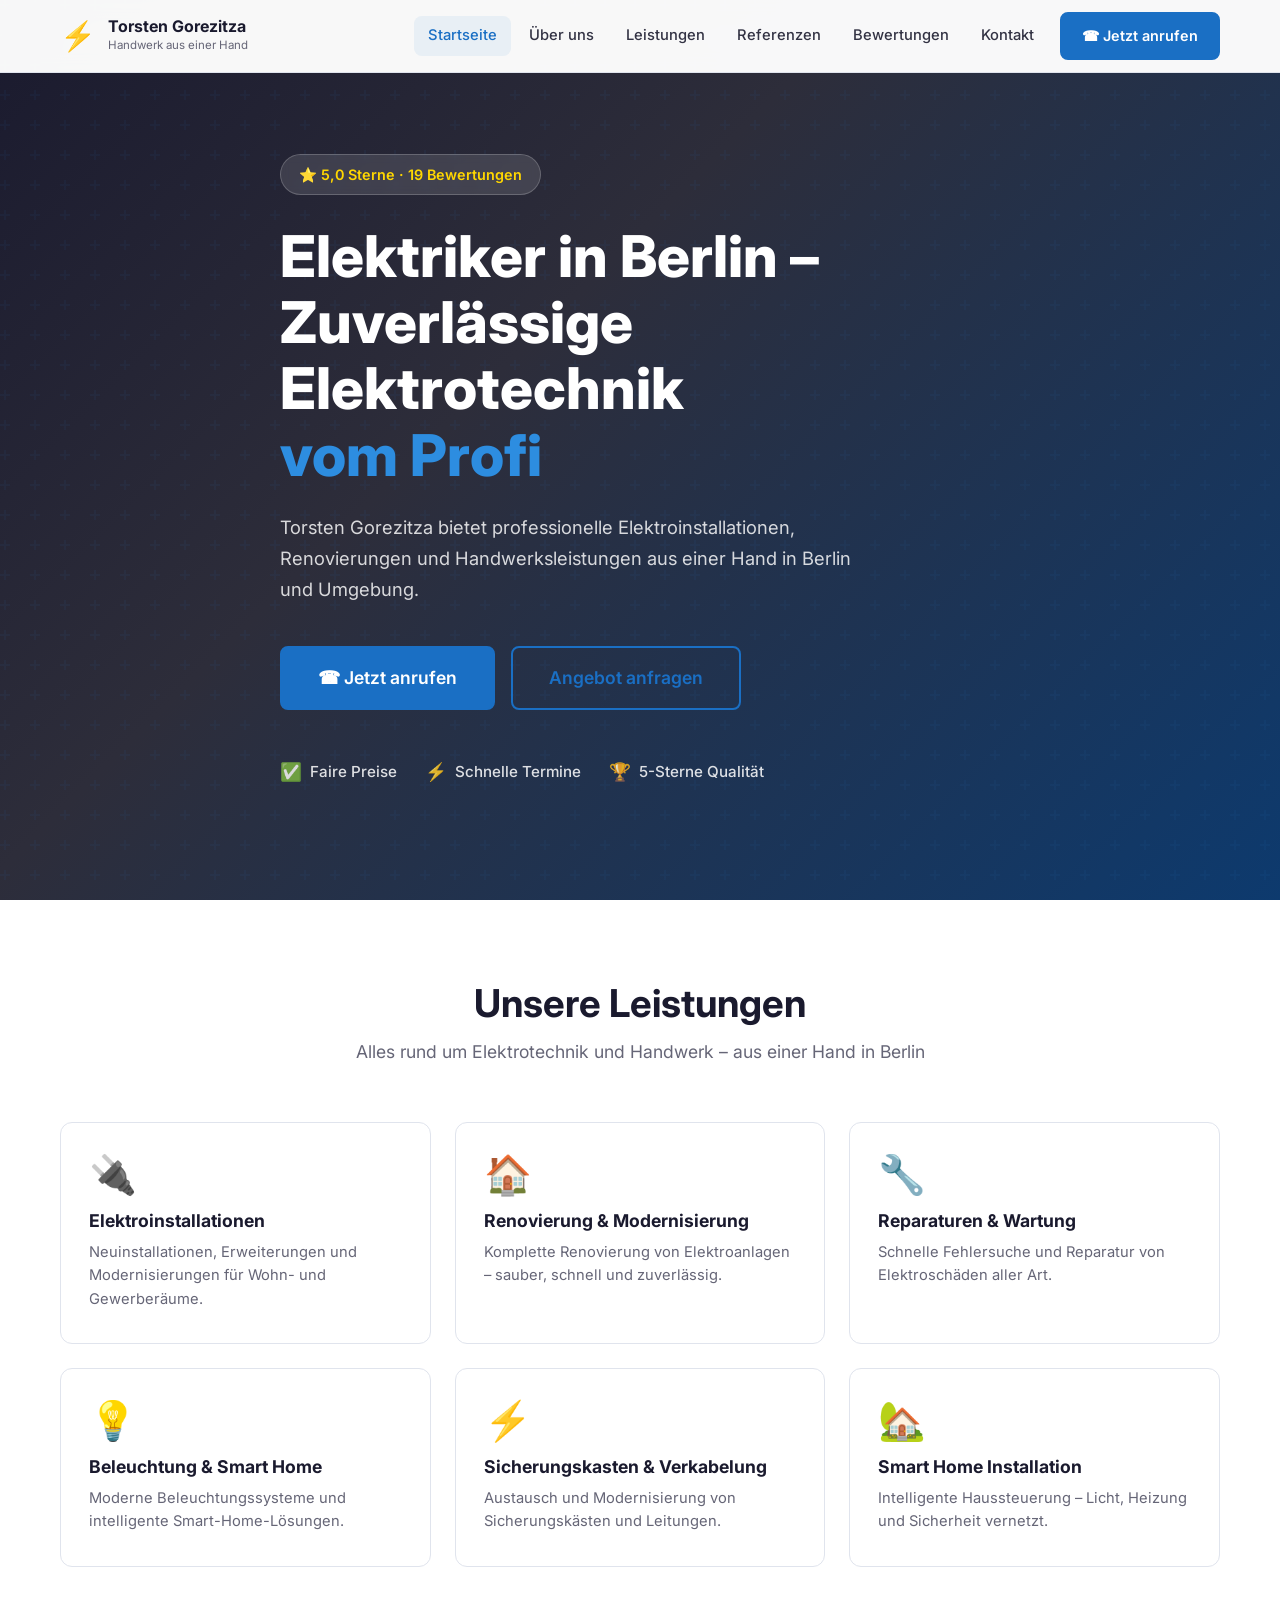
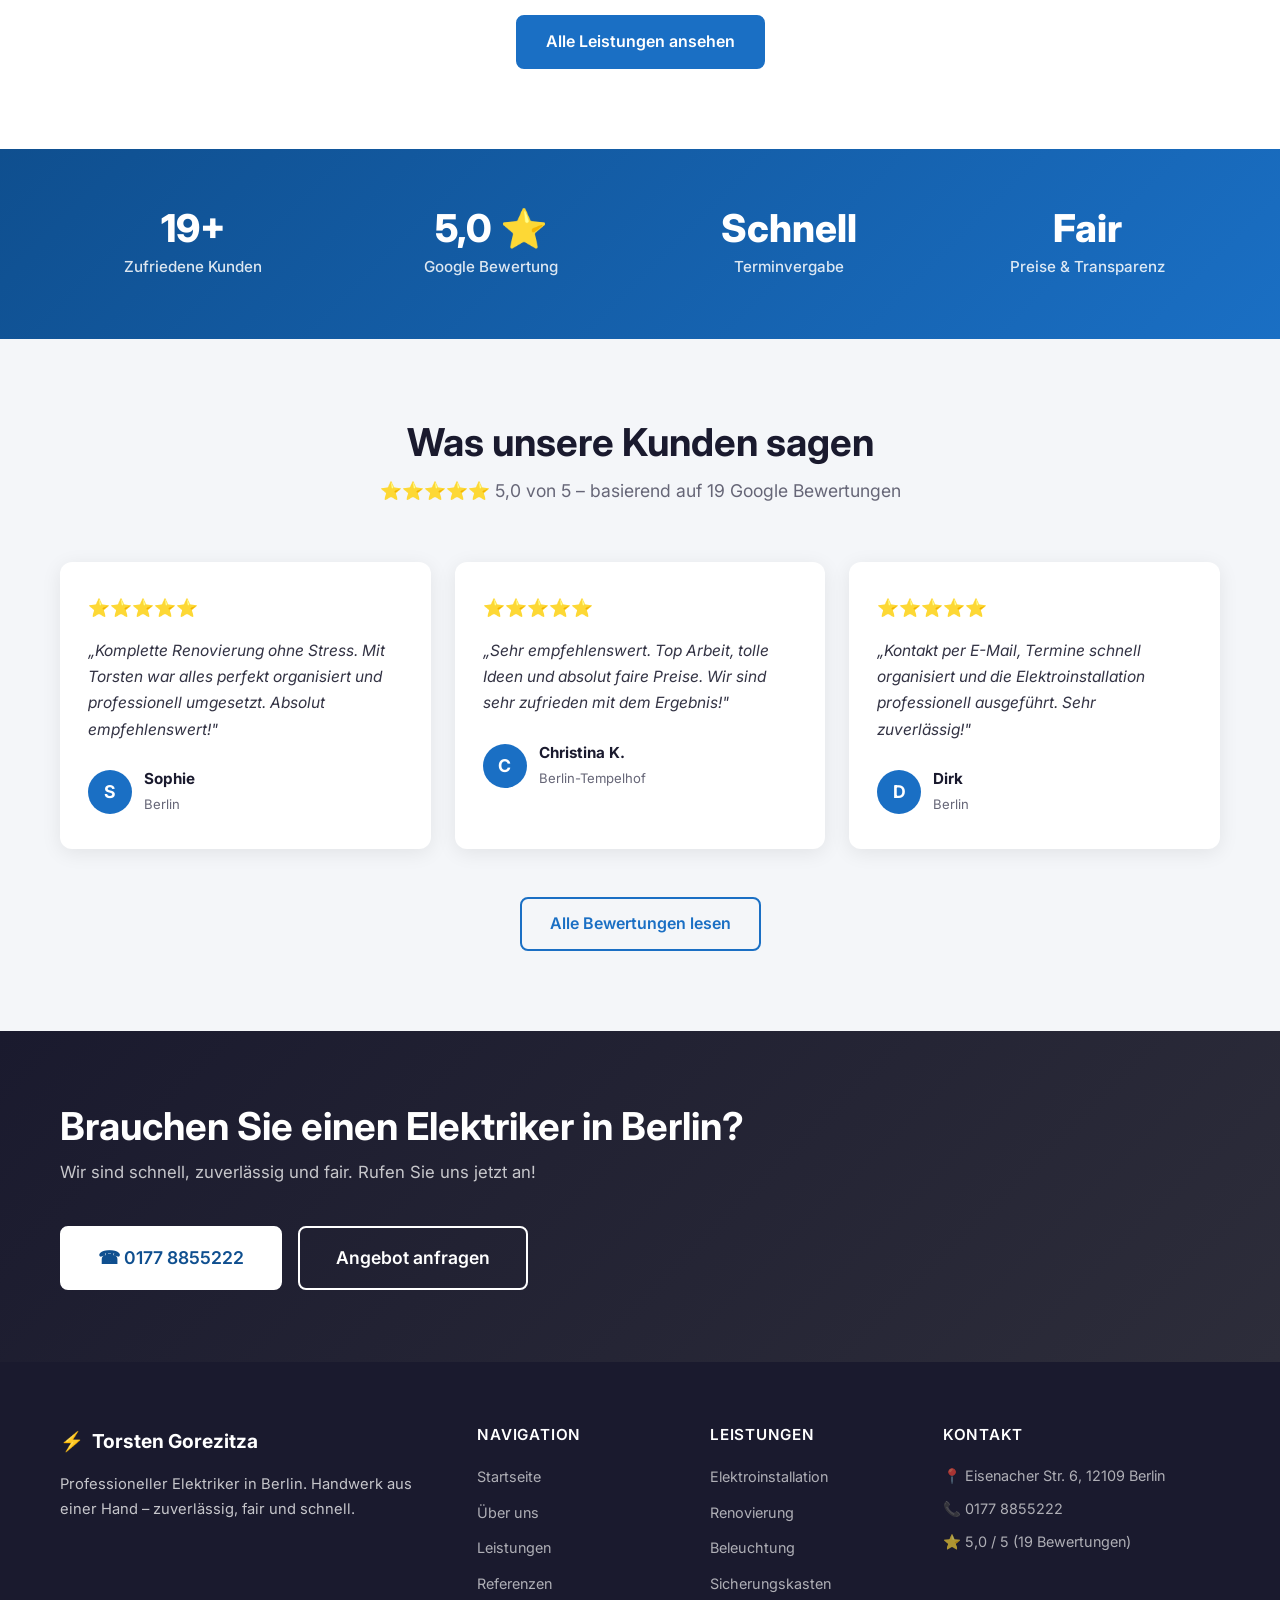
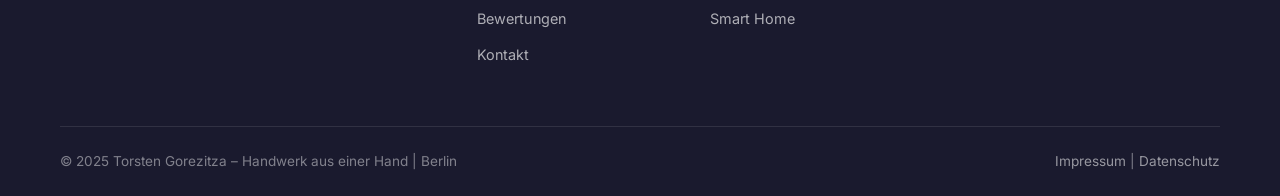
<file: torsten-gorezitza/index.html>
<!DOCTYPE html>
<html lang="de">
<head>
  <meta charset="UTF-8" />
  <meta name="viewport" content="width=device-width, initial-scale=1.0" />
  <title>Elektriker Berlin | Torsten Gorezitza – Elektroinstallation & Handwerk</title>
  <meta name="description" content="Professioneller Elektriker in Berlin. Elektroinstallationen, Renovierungen und Reparaturen. Zuverlässiger Service von Torsten Gorezitza. ☎ 0177 8855222" />
  <meta name="keywords" content="Elektriker Berlin, Elektroinstallation Berlin, Elektriker Tempelhof, Elektro Reparatur Berlin, Handwerker Berlin" />
  <meta name="robots" content="index, follow" />
  <meta name="author" content="Torsten Gorezitza" />
  <link rel="canonical" href="https://www.torsten-gorezitza.de/" />

  <!-- Open Graph -->
  <meta property="og:title" content="Elektriker Berlin | Torsten Gorezitza" />
  <meta property="og:description" content="Professioneller Elektriker in Berlin. Elektroinstallationen, Renovierungen und Reparaturen." />
  <meta property="og:type" content="website" />
  <meta property="og:url" content="https://www.torsten-gorezitza.de/" />
  <meta property="og:locale" content="de_DE" />

  <!-- Schema.org LocalBusiness -->
  <script type="application/ld+json">
  {
    "@context": "https://schema.org",
    "@type": "Electrician",
    "name": "Torsten Gorezitza – Handwerk aus einer Hand",
    "image": "https://www.torsten-gorezitza.de/assets/logo.png",
    "url": "https://www.torsten-gorezitza.de",
    "telephone": "+4917788855222",
    "address": {
      "@type": "PostalAddress",
      "streetAddress": "Eisenacher Str. 6",
      "addressLocality": "Berlin",
      "postalCode": "12109",
      "addressCountry": "DE"
    },
    "geo": {
      "@type": "GeoCoordinates",
      "latitude": 52.4567,
      "longitude": 13.3833
    },
    "aggregateRating": {
      "@type": "AggregateRating",
      "ratingValue": "5.0",
      "reviewCount": "19"
    },
    "openingHoursSpecification": [
      {
        "@type": "OpeningHoursSpecification",
        "dayOfWeek": ["Monday","Tuesday","Wednesday","Thursday","Friday"],
        "opens": "07:00",
        "closes": "18:00"
      }
    ],
    "areaServed": "Berlin",
    "priceRange": "€€"
  }
  </script>

  <link rel="stylesheet" href="css/style.css" />
  <link rel="preconnect" href="https://fonts.googleapis.com" />
  <link rel="preconnect" href="https://fonts.gstatic.com" crossorigin />
  <link href="https://fonts.googleapis.com/css2?family=Inter:wght@300;400;500;600;700;800&display=swap" rel="stylesheet" />
</head>
<body>

  <!-- HEADER / NAV -->
  <header class="header" id="header">
    <div class="container">
      <div class="header-inner">
        <a href="index.html" class="logo">
          <span class="logo-icon">⚡</span>
          <div class="logo-text">
            <strong>Torsten Gorezitza</strong>
            <small>Handwerk aus einer Hand</small>
          </div>
        </a>
        <nav class="nav" id="nav">
          <a href="index.html" class="nav-link active">Startseite</a>
          <a href="ueber-uns.html" class="nav-link">Über uns</a>
          <a href="leistungen.html" class="nav-link">Leistungen</a>
          <a href="referenzen.html" class="nav-link">Referenzen</a>
          <a href="bewertungen.html" class="nav-link">Bewertungen</a>
          <a href="kontakt.html" class="nav-link">Kontakt</a>
          <a href="tel:01778855222" class="btn btn-primary nav-cta">☎ Jetzt anrufen</a>
        </nav>
        <button class="hamburger" id="hamburger" aria-label="Menü öffnen">
          <span></span><span></span><span></span>
        </button>
      </div>
    </div>
  </header>

  <!-- HERO -->
  <section class="hero">
    <div class="hero-bg"></div>
    <div class="container">
      <div class="hero-content">
        <div class="hero-badge">⭐ 5,0 Sterne · 19 Bewertungen</div>
        <h1 class="hero-title">Elektriker in Berlin –<br>Zuverlässige Elektrotechnik<br><span class="highlight">vom Profi</span></h1>
        <p class="hero-subtitle">Torsten Gorezitza bietet professionelle Elektroinstallationen, Renovierungen und Handwerksleistungen aus einer Hand in Berlin und Umgebung.</p>
        <div class="hero-buttons">
          <a href="tel:01778855222" class="btn btn-primary btn-lg">☎ Jetzt anrufen</a>
          <a href="kontakt.html" class="btn btn-outline btn-lg">Angebot anfragen</a>
        </div>
        <div class="hero-trust">
          <div class="trust-item"><span class="trust-icon">✅</span> Faire Preise</div>
          <div class="trust-item"><span class="trust-icon">⚡</span> Schnelle Termine</div>
          <div class="trust-item"><span class="trust-icon">🏆</span> 5-Sterne Qualität</div>
        </div>
      </div>
    </div>
  </section>

  <!-- LEISTUNGEN ÜBERSICHT -->
  <section class="section services-overview">
    <div class="container">
      <div class="section-header">
        <h2>Unsere Leistungen</h2>
        <p>Alles rund um Elektrotechnik und Handwerk – aus einer Hand in Berlin</p>
      </div>
      <div class="services-grid">
        <a href="leistungen.html#elektroinstallation" class="service-card">
          <div class="service-icon">🔌</div>
          <h3>Elektroinstallationen</h3>
          <p>Neuinstallationen, Erweiterungen und Modernisierungen für Wohn- und Gewerberäume.</p>
        </a>
        <a href="leistungen.html#renovierung" class="service-card">
          <div class="service-icon">🏠</div>
          <h3>Renovierung & Modernisierung</h3>
          <p>Komplette Renovierung von Elektroanlagen – sauber, schnell und zuverlässig.</p>
        </a>
        <a href="leistungen.html#reparatur" class="service-card">
          <div class="service-icon">🔧</div>
          <h3>Reparaturen & Wartung</h3>
          <p>Schnelle Fehlersuche und Reparatur von Elektroschäden aller Art.</p>
        </a>
        <a href="leistungen.html#beleuchtung" class="service-card">
          <div class="service-icon">💡</div>
          <h3>Beleuchtung & Smart Home</h3>
          <p>Moderne Beleuchtungssysteme und intelligente Smart-Home-Lösungen.</p>
        </a>
        <a href="leistungen.html#sicherungskasten" class="service-card">
          <div class="service-icon">⚡</div>
          <h3>Sicherungskasten & Verkabelung</h3>
          <p>Austausch und Modernisierung von Sicherungskästen und Leitungen.</p>
        </a>
        <a href="leistungen.html#smarthome" class="service-card">
          <div class="service-icon">🏡</div>
          <h3>Smart Home Installation</h3>
          <p>Intelligente Haussteuerung – Licht, Heizung und Sicherheit vernetzt.</p>
        </a>
      </div>
      <div class="section-cta">
        <a href="leistungen.html" class="btn btn-primary">Alle Leistungen ansehen</a>
      </div>
    </div>
  </section>

  <!-- VERTRAUEN -->
  <section class="section trust-section">
    <div class="container">
      <div class="trust-grid">
        <div class="trust-box">
          <div class="trust-number">19+</div>
          <div class="trust-label">Zufriedene Kunden</div>
        </div>
        <div class="trust-box">
          <div class="trust-number">5,0 ⭐</div>
          <div class="trust-label">Google Bewertung</div>
        </div>
        <div class="trust-box">
          <div class="trust-number">Schnell</div>
          <div class="trust-label">Terminvergabe</div>
        </div>
        <div class="trust-box">
          <div class="trust-number">Fair</div>
          <div class="trust-label">Preise & Transparenz</div>
        </div>
      </div>
    </div>
  </section>

  <!-- BEWERTUNGEN -->
  <section class="section reviews-section">
    <div class="container">
      <div class="section-header">
        <h2>Was unsere Kunden sagen</h2>
        <p>⭐⭐⭐⭐⭐ 5,0 von 5 – basierend auf 19 Google Bewertungen</p>
      </div>
      <div class="reviews-grid">
        <div class="review-card">
          <div class="review-stars">⭐⭐⭐⭐⭐</div>
          <p class="review-text">„Komplette Renovierung ohne Stress. Mit Torsten war alles perfekt organisiert und professionell umgesetzt. Absolut empfehlenswert!"</p>
          <div class="review-author">
            <div class="review-avatar">S</div>
            <div>
              <strong>Sophie</strong>
              <small>Berlin</small>
            </div>
          </div>
        </div>
        <div class="review-card">
          <div class="review-stars">⭐⭐⭐⭐⭐</div>
          <p class="review-text">„Sehr empfehlenswert. Top Arbeit, tolle Ideen und absolut faire Preise. Wir sind sehr zufrieden mit dem Ergebnis!"</p>
          <div class="review-author">
            <div class="review-avatar">C</div>
            <div>
              <strong>Christina K.</strong>
              <small>Berlin-Tempelhof</small>
            </div>
          </div>
        </div>
        <div class="review-card">
          <div class="review-stars">⭐⭐⭐⭐⭐</div>
          <p class="review-text">„Kontakt per E-Mail, Termine schnell organisiert und die Elektroinstallation professionell ausgeführt. Sehr zuverlässig!"</p>
          <div class="review-author">
            <div class="review-avatar">D</div>
            <div>
              <strong>Dirk</strong>
              <small>Berlin</small>
            </div>
          </div>
        </div>
      </div>
      <div class="section-cta">
        <a href="bewertungen.html" class="btn btn-outline">Alle Bewertungen lesen</a>
      </div>
    </div>
  </section>

  <!-- CTA BANNER -->
  <section class="cta-banner">
    <div class="container">
      <div class="cta-banner-inner">
        <div class="cta-banner-text">
          <h2>Brauchen Sie einen Elektriker in Berlin?</h2>
          <p>Wir sind schnell, zuverlässig und fair. Rufen Sie uns jetzt an!</p>
        </div>
        <div class="cta-banner-buttons">
          <a href="tel:01778855222" class="btn btn-white btn-lg">☎ 0177 8855222</a>
          <a href="kontakt.html" class="btn btn-outline-white btn-lg">Angebot anfragen</a>
        </div>
      </div>
    </div>
  </section>

  <!-- FOOTER -->
  <footer class="footer">
    <div class="container">
      <div class="footer-grid">
        <div class="footer-col">
          <div class="footer-logo">
            <span>⚡</span> Torsten Gorezitza
          </div>
          <p>Professioneller Elektriker in Berlin. Handwerk aus einer Hand – zuverlässig, fair und schnell.</p>
        </div>
        <div class="footer-col">
          <h4>Navigation</h4>
          <ul>
            <li><a href="index.html">Startseite</a></li>
            <li><a href="ueber-uns.html">Über uns</a></li>
            <li><a href="leistungen.html">Leistungen</a></li>
            <li><a href="referenzen.html">Referenzen</a></li>
            <li><a href="bewertungen.html">Bewertungen</a></li>
            <li><a href="kontakt.html">Kontakt</a></li>
          </ul>
        </div>
        <div class="footer-col">
          <h4>Leistungen</h4>
          <ul>
            <li><a href="leistungen.html#elektroinstallation">Elektroinstallation</a></li>
            <li><a href="leistungen.html#renovierung">Renovierung</a></li>
            <li><a href="leistungen.html#beleuchtung">Beleuchtung</a></li>
            <li><a href="leistungen.html#sicherungskasten">Sicherungskasten</a></li>
            <li><a href="leistungen.html#smarthome">Smart Home</a></li>
          </ul>
        </div>
        <div class="footer-col">
          <h4>Kontakt</h4>
          <ul class="contact-list">
            <li>📍 Eisenacher Str. 6, 12109 Berlin</li>
            <li>📞 <a href="tel:01778855222">0177 8855222</a></li>
            <li>⭐ 5,0 / 5 (19 Bewertungen)</li>
          </ul>
        </div>
      </div>
      <div class="footer-bottom">
        <p>© 2025 Torsten Gorezitza – Handwerk aus einer Hand | Berlin</p>
        <p><a href="impressum.html">Impressum</a> | <a href="datenschutz.html">Datenschutz</a></p>
      </div>
    </div>
  </footer>

  <!-- STICKY PHONE BUTTON (Mobile) -->
  <a href="tel:01778855222" class="sticky-phone" aria-label="Jetzt anrufen">
    ☎
  </a>

  <!-- WHATSAPP BUTTON -->
  <a href="https://wa.me/4917788855222?text=Hallo%20Torsten%2C%20ich%20brauche%20einen%20Elektriker%20in%20Berlin." class="sticky-whatsapp" aria-label="WhatsApp" target="_blank" rel="noopener">
    💬
  </a>

  <script src="js/main.js"></script>
</body>
</html>
</file>
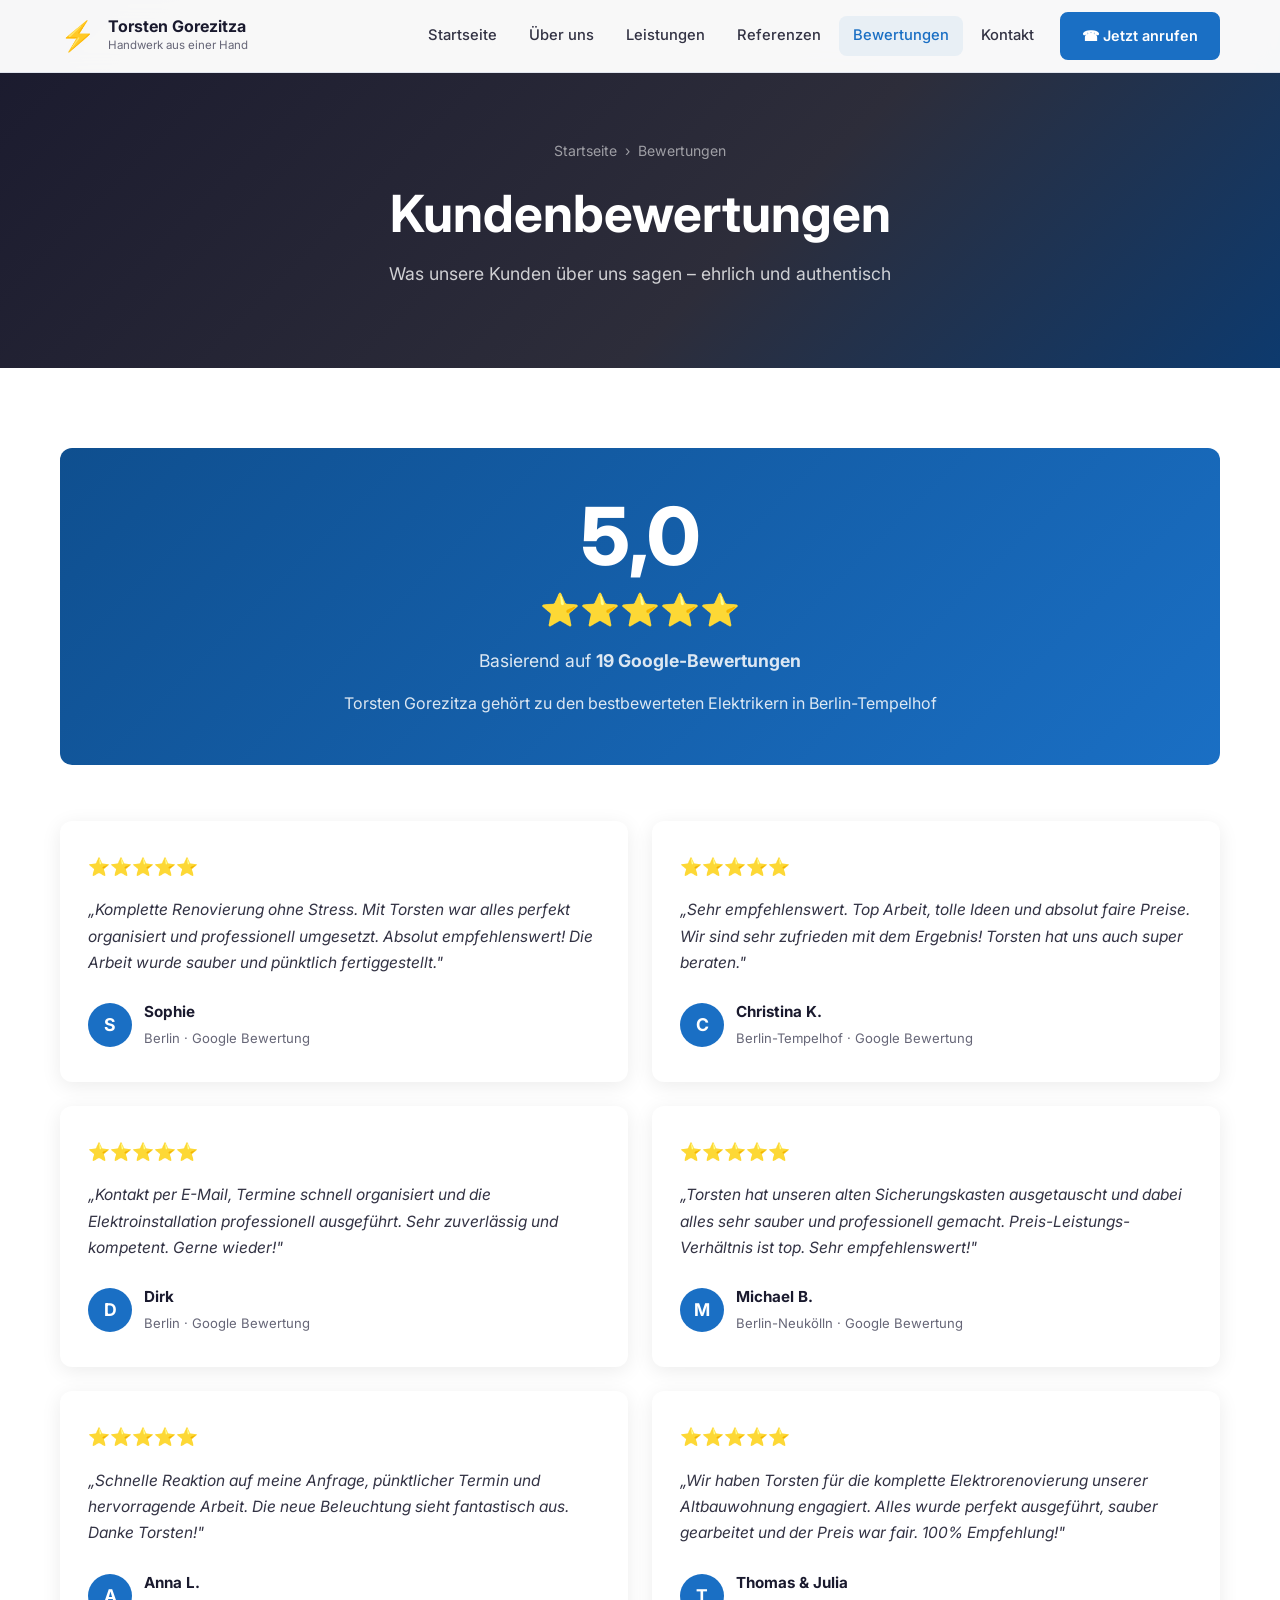
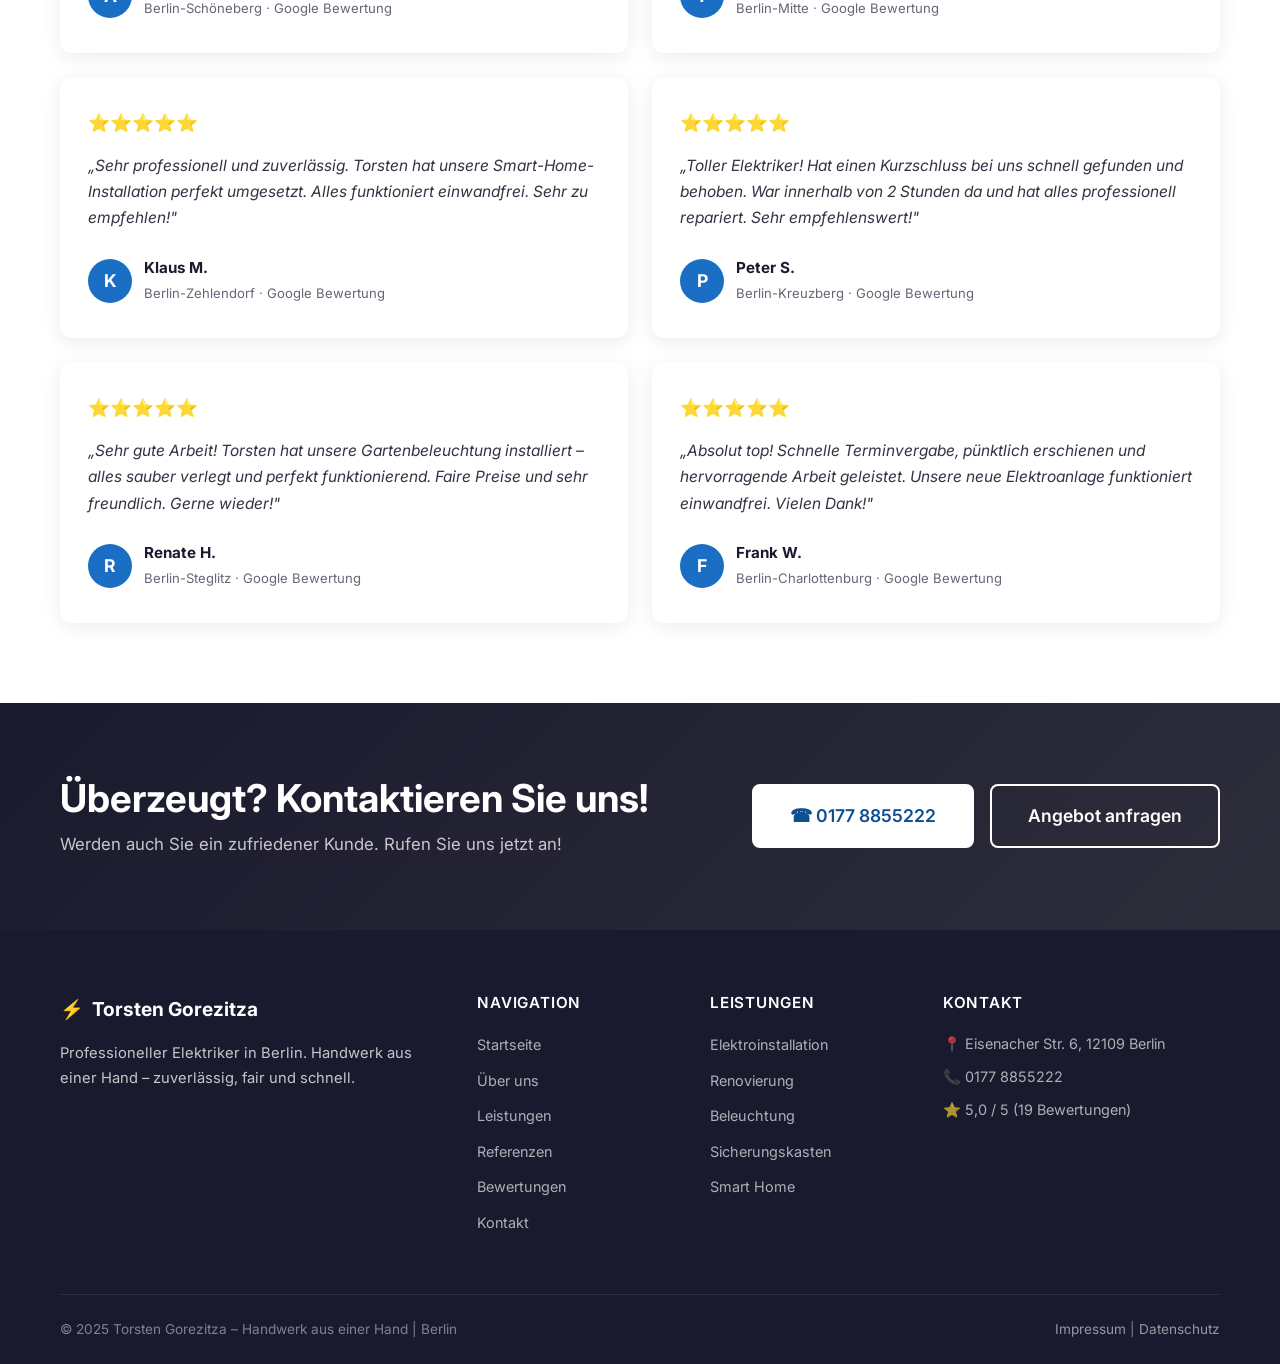
<file: torsten-gorezitza/bewertungen.html>
<!DOCTYPE html>
<html lang="de">
<head>
  <meta charset="UTF-8" />
  <meta name="viewport" content="width=device-width, initial-scale=1.0" />
  <title>Bewertungen | Elektriker Berlin – Torsten Gorezitza</title>
  <meta name="description" content="Kundenbewertungen für Torsten Gorezitza – Elektriker in Berlin. 5,0 Sterne bei 19 Google-Bewertungen. Lesen Sie, was unsere Kunden sagen." />
  <meta name="keywords" content="Elektriker Berlin Bewertungen, Torsten Gorezitza Bewertungen, Elektriker Tempelhof Erfahrungen" />
  <meta name="robots" content="index, follow" />
  <link rel="canonical" href="https://www.torsten-gorezitza.de/bewertungen.html" />
  <link rel="stylesheet" href="css/style.css" />
  <link rel="preconnect" href="https://fonts.googleapis.com" />
  <link rel="preconnect" href="https://fonts.gstatic.com" crossorigin />
  <link href="https://fonts.googleapis.com/css2?family=Inter:wght@300;400;500;600;700;800&display=swap" rel="stylesheet" />
</head>
<body>

  <!-- HEADER -->
  <header class="header" id="header">
    <div class="container">
      <div class="header-inner">
        <a href="index.html" class="logo">
          <span class="logo-icon">⚡</span>
          <div class="logo-text">
            <strong>Torsten Gorezitza</strong>
            <small>Handwerk aus einer Hand</small>
          </div>
        </a>
        <nav class="nav" id="nav">
          <a href="index.html" class="nav-link">Startseite</a>
          <a href="ueber-uns.html" class="nav-link">Über uns</a>
          <a href="leistungen.html" class="nav-link">Leistungen</a>
          <a href="referenzen.html" class="nav-link">Referenzen</a>
          <a href="bewertungen.html" class="nav-link active">Bewertungen</a>
          <a href="kontakt.html" class="nav-link">Kontakt</a>
          <a href="tel:01778855222" class="btn btn-primary nav-cta">☎ Jetzt anrufen</a>
        </nav>
        <button class="hamburger" id="hamburger" aria-label="Menü öffnen">
          <span></span><span></span><span></span>
        </button>
      </div>
    </div>
  </header>

  <!-- PAGE HERO -->
  <section class="page-hero">
    <div class="container">
      <div class="breadcrumb">
        <a href="index.html">Startseite</a>
        <span>›</span>
        <span>Bewertungen</span>
      </div>
      <h1>Kundenbewertungen</h1>
      <p>Was unsere Kunden über uns sagen – ehrlich und authentisch</p>
    </div>
  </section>

  <!-- BEWERTUNGEN -->
  <section class="section">
    <div class="container">

      <!-- Score Box -->
      <div class="bewertungen-hero-box">
        <div class="bewertungen-score">5,0</div>
        <div class="bewertungen-stars">⭐⭐⭐⭐⭐</div>
        <div class="bewertungen-count">Basierend auf <strong>19 Google-Bewertungen</strong></div>
        <p style="margin-top: 16px; opacity: 0.85; font-size: 1rem;">Torsten Gorezitza gehört zu den bestbewerteten Elektrikern in Berlin-Tempelhof</p>
      </div>

      <!-- Reviews Grid -->
      <div class="bewertungen-grid">

        <div class="review-card">
          <div class="review-stars">⭐⭐⭐⭐⭐</div>
          <p class="review-text">„Komplette Renovierung ohne Stress. Mit Torsten war alles perfekt organisiert und professionell umgesetzt. Absolut empfehlenswert! Die Arbeit wurde sauber und pünktlich fertiggestellt."</p>
          <div class="review-author">
            <div class="review-avatar">S</div>
            <div>
              <strong>Sophie</strong>
              <small>Berlin · Google Bewertung</small>
            </div>
          </div>
        </div>

        <div class="review-card">
          <div class="review-stars">⭐⭐⭐⭐⭐</div>
          <p class="review-text">„Sehr empfehlenswert. Top Arbeit, tolle Ideen und absolut faire Preise. Wir sind sehr zufrieden mit dem Ergebnis! Torsten hat uns auch super beraten."</p>
          <div class="review-author">
            <div class="review-avatar">C</div>
            <div>
              <strong>Christina K.</strong>
              <small>Berlin-Tempelhof · Google Bewertung</small>
            </div>
          </div>
        </div>

        <div class="review-card">
          <div class="review-stars">⭐⭐⭐⭐⭐</div>
          <p class="review-text">„Kontakt per E-Mail, Termine schnell organisiert und die Elektroinstallation professionell ausgeführt. Sehr zuverlässig und kompetent. Gerne wieder!"</p>
          <div class="review-author">
            <div class="review-avatar">D</div>
            <div>
              <strong>Dirk</strong>
              <small>Berlin · Google Bewertung</small>
            </div>
          </div>
        </div>

        <div class="review-card">
          <div class="review-stars">⭐⭐⭐⭐⭐</div>
          <p class="review-text">„Torsten hat unseren alten Sicherungskasten ausgetauscht und dabei alles sehr sauber und professionell gemacht. Preis-Leistungs-Verhältnis ist top. Sehr empfehlenswert!"</p>
          <div class="review-author">
            <div class="review-avatar">M</div>
            <div>
              <strong>Michael B.</strong>
              <small>Berlin-Neukölln · Google Bewertung</small>
            </div>
          </div>
        </div>

        <div class="review-card">
          <div class="review-stars">⭐⭐⭐⭐⭐</div>
          <p class="review-text">„Schnelle Reaktion auf meine Anfrage, pünktlicher Termin und hervorragende Arbeit. Die neue Beleuchtung sieht fantastisch aus. Danke Torsten!"</p>
          <div class="review-author">
            <div class="review-avatar">A</div>
            <div>
              <strong>Anna L.</strong>
              <small>Berlin-Schöneberg · Google Bewertung</small>
            </div>
          </div>
        </div>

        <div class="review-card">
          <div class="review-stars">⭐⭐⭐⭐⭐</div>
          <p class="review-text">„Wir haben Torsten für die komplette Elektrorenovierung unserer Altbauwohnung engagiert. Alles wurde perfekt ausgeführt, sauber gearbeitet und der Preis war fair. 100% Empfehlung!"</p>
          <div class="review-author">
            <div class="review-avatar">T</div>
            <div>
              <strong>Thomas & Julia</strong>
              <small>Berlin-Mitte · Google Bewertung</small>
            </div>
          </div>
        </div>

        <div class="review-card">
          <div class="review-stars">⭐⭐⭐⭐⭐</div>
          <p class="review-text">„Sehr professionell und zuverlässig. Torsten hat unsere Smart-Home-Installation perfekt umgesetzt. Alles funktioniert einwandfrei. Sehr zu empfehlen!"</p>
          <div class="review-author">
            <div class="review-avatar">K</div>
            <div>
              <strong>Klaus M.</strong>
              <small>Berlin-Zehlendorf · Google Bewertung</small>
            </div>
          </div>
        </div>

        <div class="review-card">
          <div class="review-stars">⭐⭐⭐⭐⭐</div>
          <p class="review-text">„Toller Elektriker! Hat einen Kurzschluss bei uns schnell gefunden und behoben. War innerhalb von 2 Stunden da und hat alles professionell repariert. Sehr empfehlenswert!"</p>
          <div class="review-author">
            <div class="review-avatar">P</div>
            <div>
              <strong>Peter S.</strong>
              <small>Berlin-Kreuzberg · Google Bewertung</small>
            </div>
          </div>
        </div>

        <div class="review-card">
          <div class="review-stars">⭐⭐⭐⭐⭐</div>
          <p class="review-text">„Sehr gute Arbeit! Torsten hat unsere Gartenbeleuchtung installiert – alles sauber verlegt und perfekt funktionierend. Faire Preise und sehr freundlich. Gerne wieder!"</p>
          <div class="review-author">
            <div class="review-avatar">R</div>
            <div>
              <strong>Renate H.</strong>
              <small>Berlin-Steglitz · Google Bewertung</small>
            </div>
          </div>
        </div>

        <div class="review-card">
          <div class="review-stars">⭐⭐⭐⭐⭐</div>
          <p class="review-text">„Absolut top! Schnelle Terminvergabe, pünktlich erschienen und hervorragende Arbeit geleistet. Unsere neue Elektroanlage funktioniert einwandfrei. Vielen Dank!"</p>
          <div class="review-author">
            <div class="review-avatar">F</div>
            <div>
              <strong>Frank W.</strong>
              <small>Berlin-Charlottenburg · Google Bewertung</small>
            </div>
          </div>
        </div>

      </div>
    </div>
  </section>

  <!-- CTA -->
  <section class="cta-banner">
    <div class="container">
      <div class="cta-banner-inner">
        <div class="cta-banner-text">
          <h2>Überzeugt? Kontaktieren Sie uns!</h2>
          <p>Werden auch Sie ein zufriedener Kunde. Rufen Sie uns jetzt an!</p>
        </div>
        <div class="cta-banner-buttons">
          <a href="tel:01778855222" class="btn btn-white btn-lg">☎ 0177 8855222</a>
          <a href="kontakt.html" class="btn btn-outline-white btn-lg">Angebot anfragen</a>
        </div>
      </div>
    </div>
  </section>

  <!-- FOOTER -->
  <footer class="footer">
    <div class="container">
      <div class="footer-grid">
        <div class="footer-col">
          <div class="footer-logo"><span>⚡</span> Torsten Gorezitza</div>
          <p>Professioneller Elektriker in Berlin. Handwerk aus einer Hand – zuverlässig, fair und schnell.</p>
        </div>
        <div class="footer-col">
          <h4>Navigation</h4>
          <ul>
            <li><a href="index.html">Startseite</a></li>
            <li><a href="ueber-uns.html">Über uns</a></li>
            <li><a href="leistungen.html">Leistungen</a></li>
            <li><a href="referenzen.html">Referenzen</a></li>
            <li><a href="bewertungen.html">Bewertungen</a></li>
            <li><a href="kontakt.html">Kontakt</a></li>
          </ul>
        </div>
        <div class="footer-col">
          <h4>Leistungen</h4>
          <ul>
            <li><a href="leistungen.html#elektroinstallation">Elektroinstallation</a></li>
            <li><a href="leistungen.html#renovierung">Renovierung</a></li>
            <li><a href="leistungen.html#beleuchtung">Beleuchtung</a></li>
            <li><a href="leistungen.html#sicherungskasten">Sicherungskasten</a></li>
            <li><a href="leistungen.html#smarthome">Smart Home</a></li>
          </ul>
        </div>
        <div class="footer-col">
          <h4>Kontakt</h4>
          <ul class="contact-list">
            <li>📍 Eisenacher Str. 6, 12109 Berlin</li>
            <li>📞 <a href="tel:01778855222">0177 8855222</a></li>
            <li>⭐ 5,0 / 5 (19 Bewertungen)</li>
          </ul>
        </div>
      </div>
      <div class="footer-bottom">
        <p>© 2025 Torsten Gorezitza – Handwerk aus einer Hand | Berlin</p>
        <p><a href="impressum.html">Impressum</a> | <a href="datenschutz.html">Datenschutz</a></p>
      </div>
    </div>
  </footer>

  <a href="tel:01778855222" class="sticky-phone" aria-label="Jetzt anrufen">☎</a>
  <a href="https://wa.me/4917788855222?text=Hallo%20Torsten%2C%20ich%20brauche%20einen%20Elektriker%20in%20Berlin." class="sticky-whatsapp" aria-label="WhatsApp" target="_blank" rel="noopener">💬</a>

  <script src="js/main.js"></script>
</body>
</html>
</file>
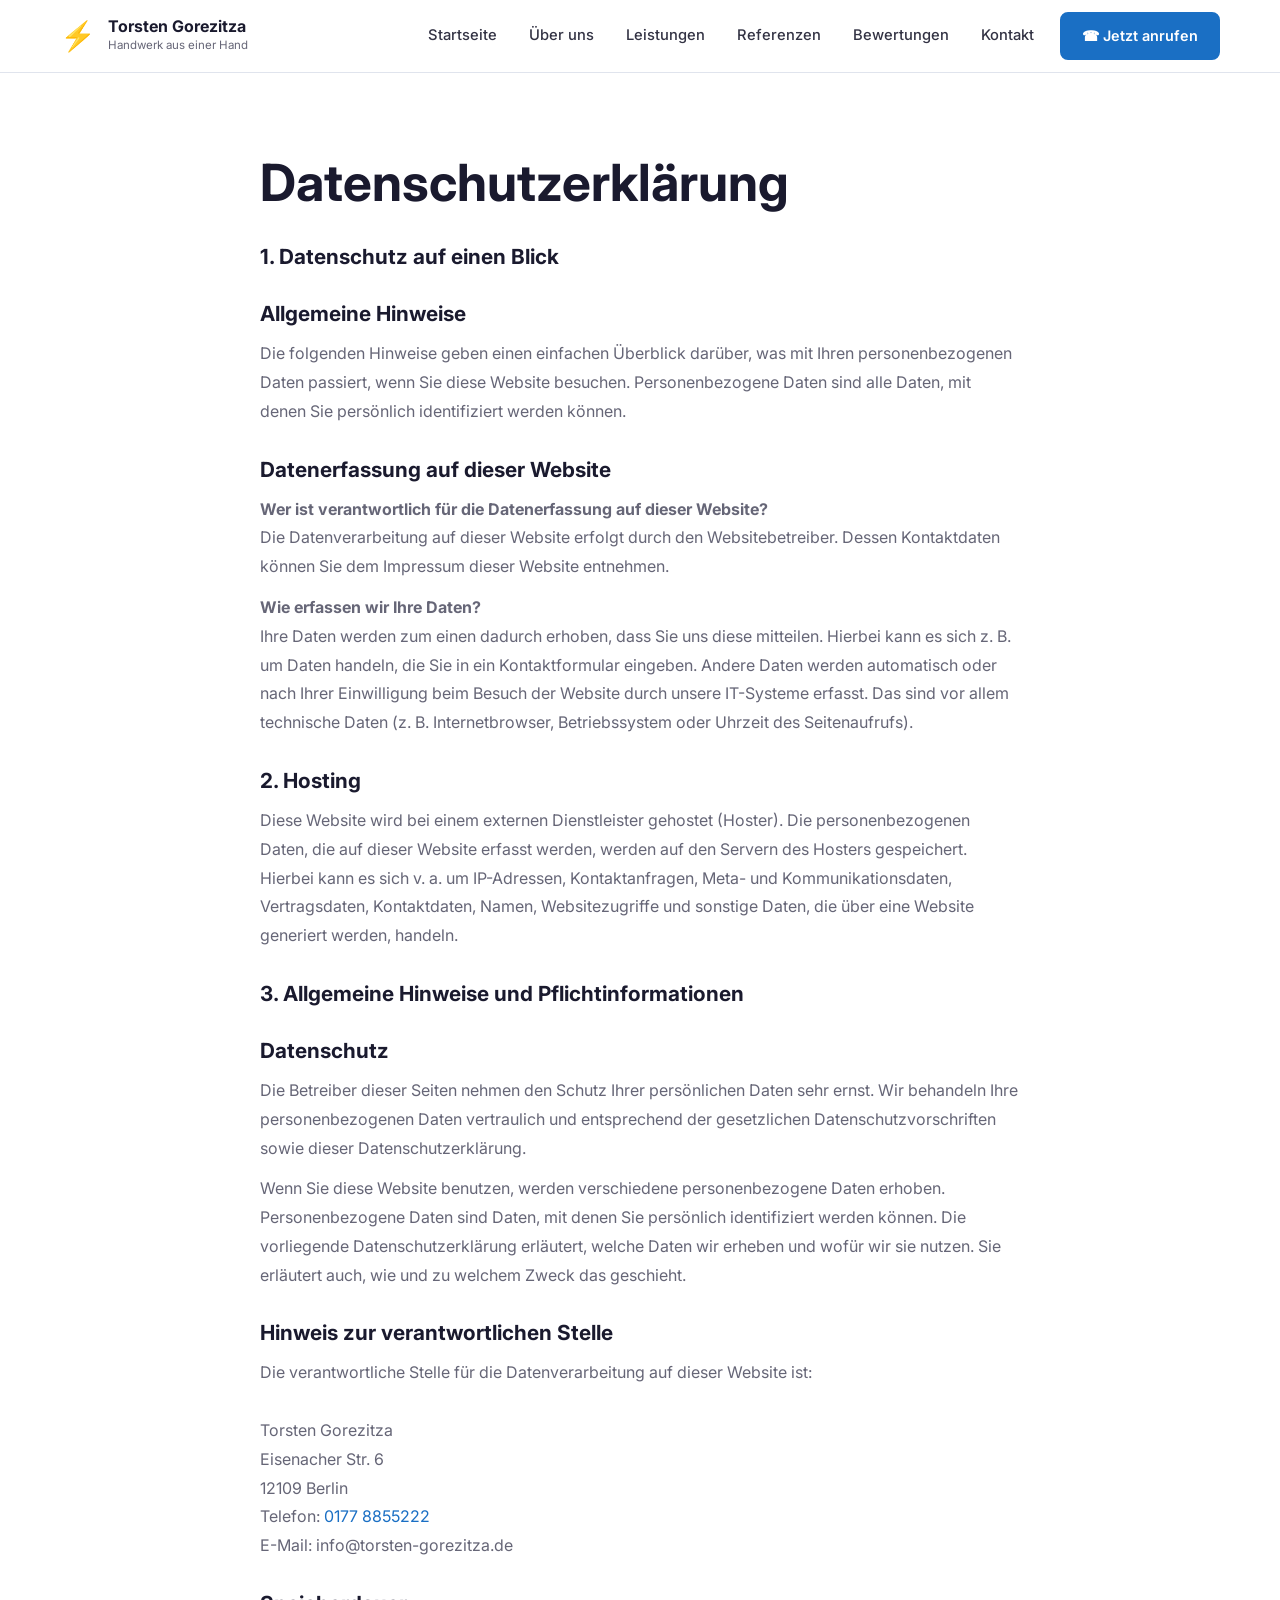
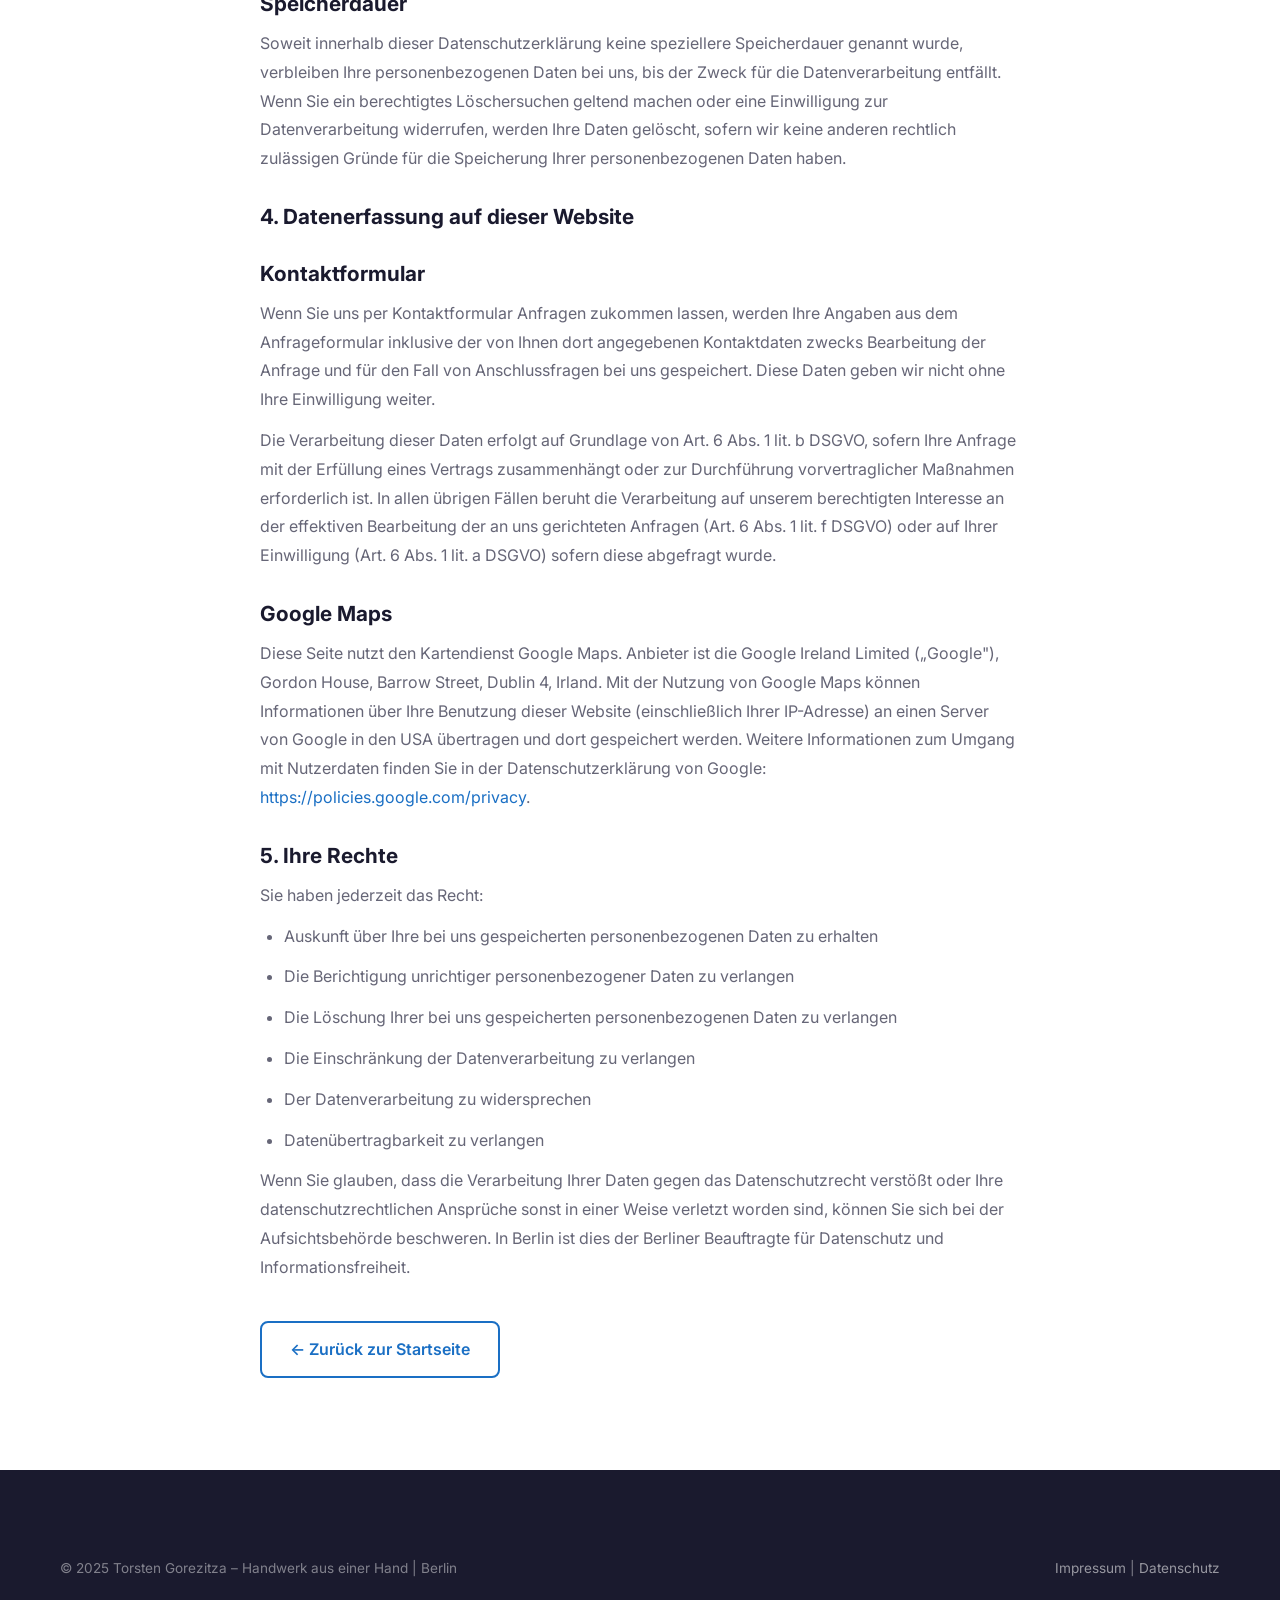
<file: torsten-gorezitza/datenschutz.html>
<!DOCTYPE html>
<html lang="de">
<head>
  <meta charset="UTF-8" />
  <meta name="viewport" content="width=device-width, initial-scale=1.0" />
  <title>Datenschutz | Torsten Gorezitza – Elektriker Berlin</title>
  <meta name="description" content="Datenschutzerklärung von Torsten Gorezitza – Elektriker in Berlin. Informationen zum Datenschutz gemäß DSGVO." />
  <meta name="robots" content="noindex, follow" />
  <link rel="stylesheet" href="css/style.css" />
  <link rel="preconnect" href="https://fonts.googleapis.com" />
  <link rel="preconnect" href="https://fonts.gstatic.com" crossorigin />
  <link href="https://fonts.googleapis.com/css2?family=Inter:wght@300;400;500;600;700;800&display=swap" rel="stylesheet" />
</head>
<body>

  <!-- HEADER -->
  <header class="header" id="header">
    <div class="container">
      <div class="header-inner">
        <a href="index.html" class="logo">
          <span class="logo-icon">⚡</span>
          <div class="logo-text">
            <strong>Torsten Gorezitza</strong>
            <small>Handwerk aus einer Hand</small>
          </div>
        </a>
        <nav class="nav" id="nav">
          <a href="index.html" class="nav-link">Startseite</a>
          <a href="ueber-uns.html" class="nav-link">Über uns</a>
          <a href="leistungen.html" class="nav-link">Leistungen</a>
          <a href="referenzen.html" class="nav-link">Referenzen</a>
          <a href="bewertungen.html" class="nav-link">Bewertungen</a>
          <a href="kontakt.html" class="nav-link">Kontakt</a>
          <a href="tel:01778855222" class="btn btn-primary nav-cta">☎ Jetzt anrufen</a>
        </nav>
        <button class="hamburger" id="hamburger" aria-label="Menü öffnen">
          <span></span><span></span><span></span>
        </button>
      </div>
    </div>
  </header>

  <!-- CONTENT -->
  <div style="padding-top: 72px;">
    <div class="legal-content">
      <h1>Datenschutzerklärung</h1>

      <h2>1. Datenschutz auf einen Blick</h2>
      <h2>Allgemeine Hinweise</h2>
      <p>
        Die folgenden Hinweise geben einen einfachen Überblick darüber, was mit Ihren personenbezogenen Daten passiert, wenn Sie diese Website besuchen. Personenbezogene Daten sind alle Daten, mit denen Sie persönlich identifiziert werden können.
      </p>

      <h2>Datenerfassung auf dieser Website</h2>
      <p>
        <strong>Wer ist verantwortlich für die Datenerfassung auf dieser Website?</strong><br>
        Die Datenverarbeitung auf dieser Website erfolgt durch den Websitebetreiber. Dessen Kontaktdaten können Sie dem Impressum dieser Website entnehmen.
      </p>
      <p>
        <strong>Wie erfassen wir Ihre Daten?</strong><br>
        Ihre Daten werden zum einen dadurch erhoben, dass Sie uns diese mitteilen. Hierbei kann es sich z. B. um Daten handeln, die Sie in ein Kontaktformular eingeben. Andere Daten werden automatisch oder nach Ihrer Einwilligung beim Besuch der Website durch unsere IT-Systeme erfasst. Das sind vor allem technische Daten (z. B. Internetbrowser, Betriebssystem oder Uhrzeit des Seitenaufrufs).
      </p>

      <h2>2. Hosting</h2>
      <p>
        Diese Website wird bei einem externen Dienstleister gehostet (Hoster). Die personenbezogenen Daten, die auf dieser Website erfasst werden, werden auf den Servern des Hosters gespeichert. Hierbei kann es sich v. a. um IP-Adressen, Kontaktanfragen, Meta- und Kommunikationsdaten, Vertragsdaten, Kontaktdaten, Namen, Websitezugriffe und sonstige Daten, die über eine Website generiert werden, handeln.
      </p>

      <h2>3. Allgemeine Hinweise und Pflichtinformationen</h2>
      <h2>Datenschutz</h2>
      <p>
        Die Betreiber dieser Seiten nehmen den Schutz Ihrer persönlichen Daten sehr ernst. Wir behandeln Ihre personenbezogenen Daten vertraulich und entsprechend der gesetzlichen Datenschutzvorschriften sowie dieser Datenschutzerklärung.
      </p>
      <p>
        Wenn Sie diese Website benutzen, werden verschiedene personenbezogene Daten erhoben. Personenbezogene Daten sind Daten, mit denen Sie persönlich identifiziert werden können. Die vorliegende Datenschutzerklärung erläutert, welche Daten wir erheben und wofür wir sie nutzen. Sie erläutert auch, wie und zu welchem Zweck das geschieht.
      </p>

      <h2>Hinweis zur verantwortlichen Stelle</h2>
      <p>
        Die verantwortliche Stelle für die Datenverarbeitung auf dieser Website ist:<br><br>
        Torsten Gorezitza<br>
        Eisenacher Str. 6<br>
        12109 Berlin<br>
        Telefon: <a href="tel:01778855222">0177 8855222</a><br>
        E-Mail: info@torsten-gorezitza.de
      </p>

      <h2>Speicherdauer</h2>
      <p>
        Soweit innerhalb dieser Datenschutzerklärung keine speziellere Speicherdauer genannt wurde, verbleiben Ihre personenbezogenen Daten bei uns, bis der Zweck für die Datenverarbeitung entfällt. Wenn Sie ein berechtigtes Löschersuchen geltend machen oder eine Einwilligung zur Datenverarbeitung widerrufen, werden Ihre Daten gelöscht, sofern wir keine anderen rechtlich zulässigen Gründe für die Speicherung Ihrer personenbezogenen Daten haben.
      </p>

      <h2>4. Datenerfassung auf dieser Website</h2>
      <h2>Kontaktformular</h2>
      <p>
        Wenn Sie uns per Kontaktformular Anfragen zukommen lassen, werden Ihre Angaben aus dem Anfrageformular inklusive der von Ihnen dort angegebenen Kontaktdaten zwecks Bearbeitung der Anfrage und für den Fall von Anschlussfragen bei uns gespeichert. Diese Daten geben wir nicht ohne Ihre Einwilligung weiter.
      </p>
      <p>
        Die Verarbeitung dieser Daten erfolgt auf Grundlage von Art. 6 Abs. 1 lit. b DSGVO, sofern Ihre Anfrage mit der Erfüllung eines Vertrags zusammenhängt oder zur Durchführung vorvertraglicher Maßnahmen erforderlich ist. In allen übrigen Fällen beruht die Verarbeitung auf unserem berechtigten Interesse an der effektiven Bearbeitung der an uns gerichteten Anfragen (Art. 6 Abs. 1 lit. f DSGVO) oder auf Ihrer Einwilligung (Art. 6 Abs. 1 lit. a DSGVO) sofern diese abgefragt wurde.
      </p>

      <h2>Google Maps</h2>
      <p>
        Diese Seite nutzt den Kartendienst Google Maps. Anbieter ist die Google Ireland Limited („Google"), Gordon House, Barrow Street, Dublin 4, Irland. Mit der Nutzung von Google Maps können Informationen über Ihre Benutzung dieser Website (einschließlich Ihrer IP-Adresse) an einen Server von Google in den USA übertragen und dort gespeichert werden. Weitere Informationen zum Umgang mit Nutzerdaten finden Sie in der Datenschutzerklärung von Google: <a href="https://policies.google.com/privacy" target="_blank" rel="noopener">https://policies.google.com/privacy</a>.
      </p>

      <h2>5. Ihre Rechte</h2>
      <p>Sie haben jederzeit das Recht:</p>
      <ul>
        <li>Auskunft über Ihre bei uns gespeicherten personenbezogenen Daten zu erhalten</li>
        <li>Die Berichtigung unrichtiger personenbezogener Daten zu verlangen</li>
        <li>Die Löschung Ihrer bei uns gespeicherten personenbezogenen Daten zu verlangen</li>
        <li>Die Einschränkung der Datenverarbeitung zu verlangen</li>
        <li>Der Datenverarbeitung zu widersprechen</li>
        <li>Datenübertragbarkeit zu verlangen</li>
      </ul>
      <p>
        Wenn Sie glauben, dass die Verarbeitung Ihrer Daten gegen das Datenschutzrecht verstößt oder Ihre datenschutzrechtlichen Ansprüche sonst in einer Weise verletzt worden sind, können Sie sich bei der Aufsichtsbehörde beschweren. In Berlin ist dies der Berliner Beauftragte für Datenschutz und Informationsfreiheit.
      </p>

      <p style="margin-top: 40px;"><a href="index.html" class="btn btn-outline">← Zurück zur Startseite</a></p>
    </div>
  </div>

  <!-- FOOTER -->
  <footer class="footer">
    <div class="container">
      <div class="footer-bottom">
        <p>© 2025 Torsten Gorezitza – Handwerk aus einer Hand | Berlin</p>
        <p><a href="impressum.html">Impressum</a> | <a href="datenschutz.html">Datenschutz</a></p>
      </div>
    </div>
  </footer>

  <script src="js/main.js"></script>
</body>
</html>
</file>
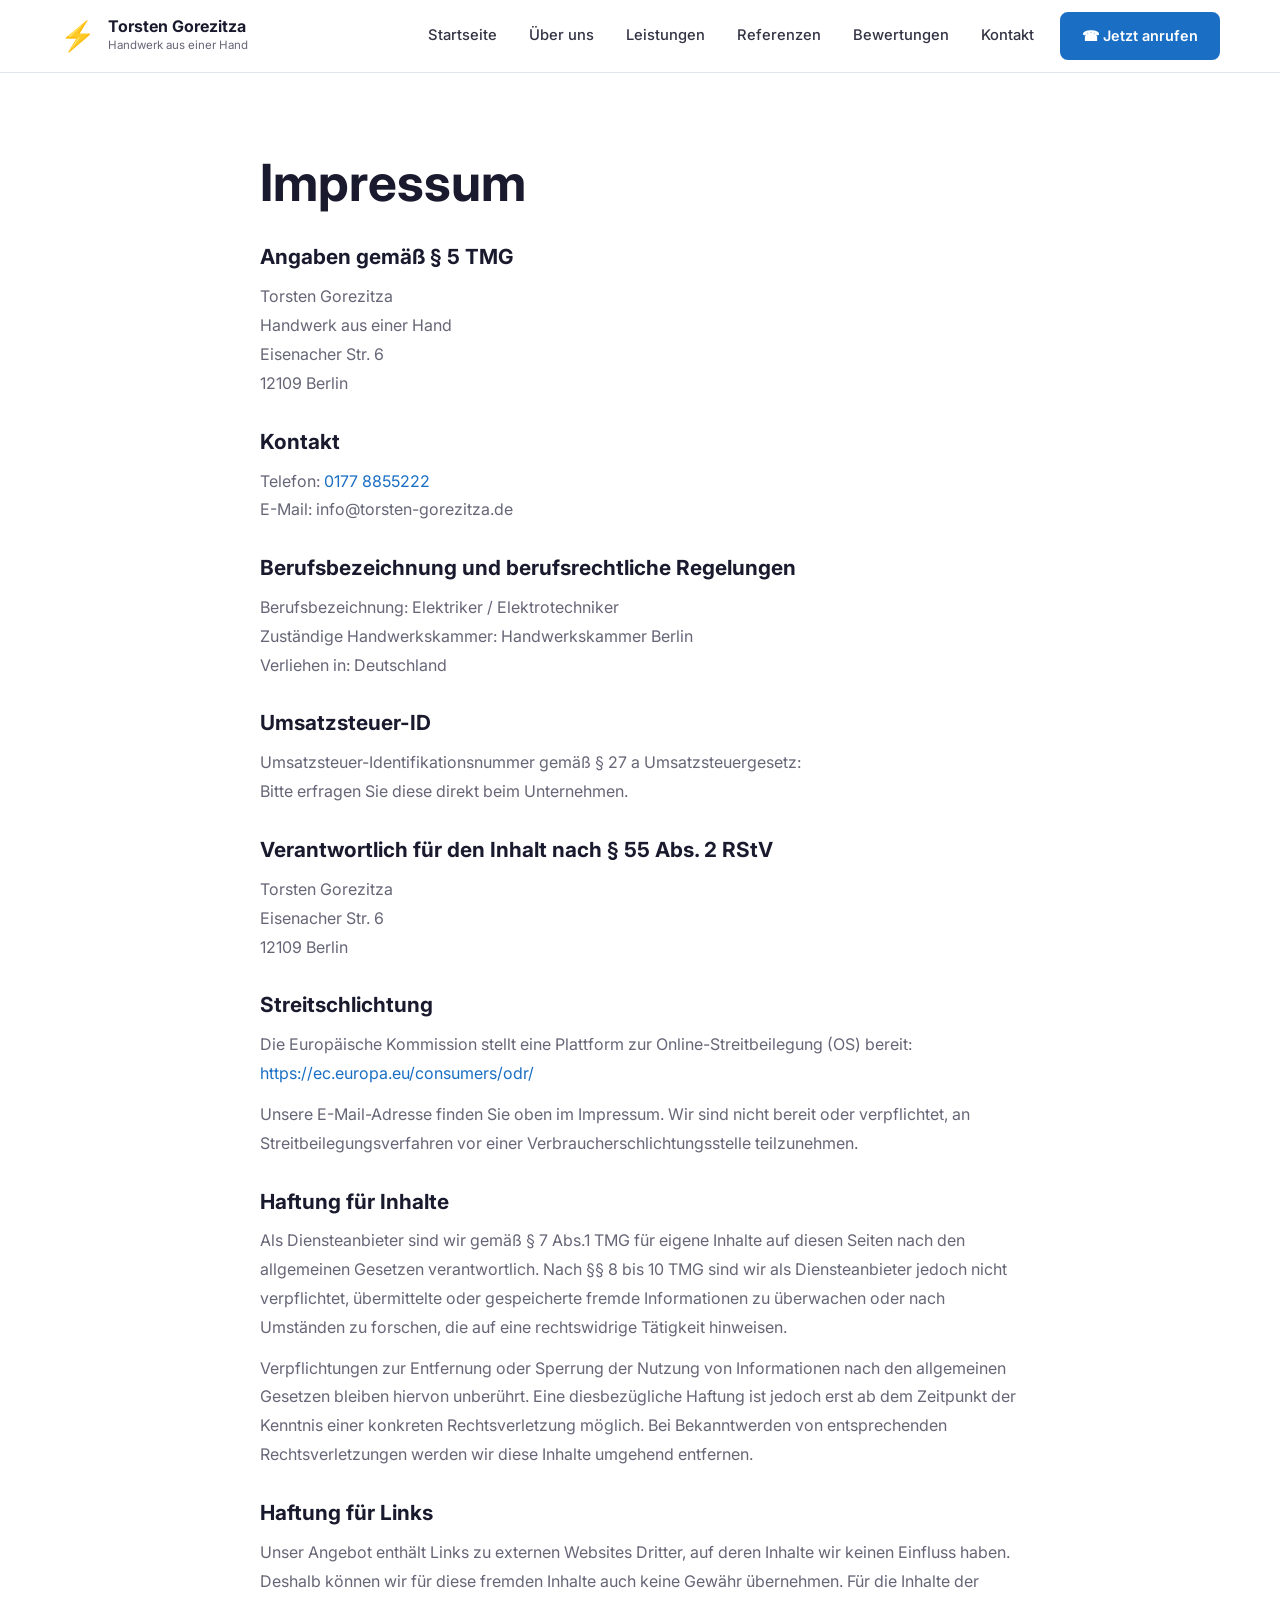
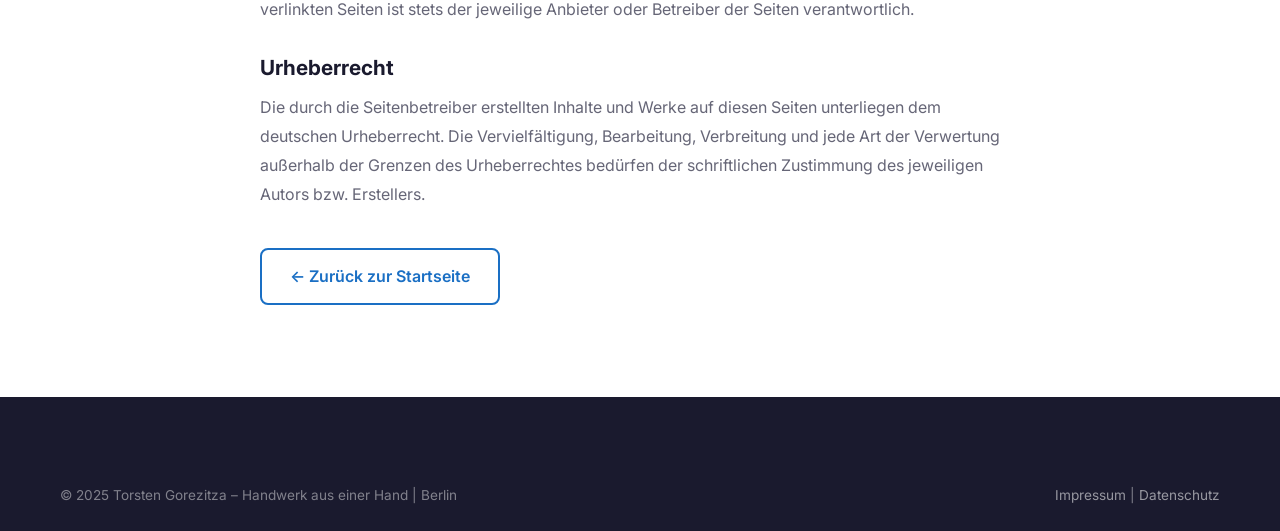
<file: torsten-gorezitza/impressum.html>
<!DOCTYPE html>
<html lang="de">
<head>
  <meta charset="UTF-8" />
  <meta name="viewport" content="width=device-width, initial-scale=1.0" />
  <title>Impressum | Torsten Gorezitza – Elektriker Berlin</title>
  <meta name="description" content="Impressum von Torsten Gorezitza – Elektriker in Berlin. Angaben gemäß § 5 TMG." />
  <meta name="robots" content="noindex, follow" />
  <link rel="stylesheet" href="css/style.css" />
  <link rel="preconnect" href="https://fonts.googleapis.com" />
  <link rel="preconnect" href="https://fonts.gstatic.com" crossorigin />
  <link href="https://fonts.googleapis.com/css2?family=Inter:wght@300;400;500;600;700;800&display=swap" rel="stylesheet" />
</head>
<body>

  <!-- HEADER -->
  <header class="header" id="header">
    <div class="container">
      <div class="header-inner">
        <a href="index.html" class="logo">
          <span class="logo-icon">⚡</span>
          <div class="logo-text">
            <strong>Torsten Gorezitza</strong>
            <small>Handwerk aus einer Hand</small>
          </div>
        </a>
        <nav class="nav" id="nav">
          <a href="index.html" class="nav-link">Startseite</a>
          <a href="ueber-uns.html" class="nav-link">Über uns</a>
          <a href="leistungen.html" class="nav-link">Leistungen</a>
          <a href="referenzen.html" class="nav-link">Referenzen</a>
          <a href="bewertungen.html" class="nav-link">Bewertungen</a>
          <a href="kontakt.html" class="nav-link">Kontakt</a>
          <a href="tel:01778855222" class="btn btn-primary nav-cta">☎ Jetzt anrufen</a>
        </nav>
        <button class="hamburger" id="hamburger" aria-label="Menü öffnen">
          <span></span><span></span><span></span>
        </button>
      </div>
    </div>
  </header>

  <!-- CONTENT -->
  <div style="padding-top: 72px;">
    <div class="legal-content">
      <h1>Impressum</h1>

      <h2>Angaben gemäß § 5 TMG</h2>
      <p>
        Torsten Gorezitza<br>
        Handwerk aus einer Hand<br>
        Eisenacher Str. 6<br>
        12109 Berlin
      </p>

      <h2>Kontakt</h2>
      <p>
        Telefon: <a href="tel:01778855222">0177 8855222</a><br>
        E-Mail: info@torsten-gorezitza.de
      </p>

      <h2>Berufsbezeichnung und berufsrechtliche Regelungen</h2>
      <p>
        Berufsbezeichnung: Elektriker / Elektrotechniker<br>
        Zuständige Handwerkskammer: Handwerkskammer Berlin<br>
        Verliehen in: Deutschland
      </p>

      <h2>Umsatzsteuer-ID</h2>
      <p>
        Umsatzsteuer-Identifikationsnummer gemäß § 27 a Umsatzsteuergesetz:<br>
        Bitte erfragen Sie diese direkt beim Unternehmen.
      </p>

      <h2>Verantwortlich für den Inhalt nach § 55 Abs. 2 RStV</h2>
      <p>
        Torsten Gorezitza<br>
        Eisenacher Str. 6<br>
        12109 Berlin
      </p>

      <h2>Streitschlichtung</h2>
      <p>
        Die Europäische Kommission stellt eine Plattform zur Online-Streitbeilegung (OS) bereit:
        <a href="https://ec.europa.eu/consumers/odr/" target="_blank" rel="noopener noreferrer">https://ec.europa.eu/consumers/odr/</a>
      </p>
      <p>
        Unsere E-Mail-Adresse finden Sie oben im Impressum. Wir sind nicht bereit oder verpflichtet, an Streitbeilegungsverfahren vor einer Verbraucherschlichtungsstelle teilzunehmen.
      </p>

      <h2>Haftung für Inhalte</h2>
      <p>
        Als Diensteanbieter sind wir gemäß § 7 Abs.1 TMG für eigene Inhalte auf diesen Seiten nach den allgemeinen Gesetzen verantwortlich. Nach §§ 8 bis 10 TMG sind wir als Diensteanbieter jedoch nicht verpflichtet, übermittelte oder gespeicherte fremde Informationen zu überwachen oder nach Umständen zu forschen, die auf eine rechtswidrige Tätigkeit hinweisen.
      </p>
      <p>
        Verpflichtungen zur Entfernung oder Sperrung der Nutzung von Informationen nach den allgemeinen Gesetzen bleiben hiervon unberührt. Eine diesbezügliche Haftung ist jedoch erst ab dem Zeitpunkt der Kenntnis einer konkreten Rechtsverletzung möglich. Bei Bekanntwerden von entsprechenden Rechtsverletzungen werden wir diese Inhalte umgehend entfernen.
      </p>

      <h2>Haftung für Links</h2>
      <p>
        Unser Angebot enthält Links zu externen Websites Dritter, auf deren Inhalte wir keinen Einfluss haben. Deshalb können wir für diese fremden Inhalte auch keine Gewähr übernehmen. Für die Inhalte der verlinkten Seiten ist stets der jeweilige Anbieter oder Betreiber der Seiten verantwortlich.
      </p>

      <h2>Urheberrecht</h2>
      <p>
        Die durch die Seitenbetreiber erstellten Inhalte und Werke auf diesen Seiten unterliegen dem deutschen Urheberrecht. Die Vervielfältigung, Bearbeitung, Verbreitung und jede Art der Verwertung außerhalb der Grenzen des Urheberrechtes bedürfen der schriftlichen Zustimmung des jeweiligen Autors bzw. Erstellers.
      </p>

      <p style="margin-top: 40px;"><a href="index.html" class="btn btn-outline">← Zurück zur Startseite</a></p>
    </div>
  </div>

  <!-- FOOTER -->
  <footer class="footer">
    <div class="container">
      <div class="footer-bottom">
        <p>© 2025 Torsten Gorezitza – Handwerk aus einer Hand | Berlin</p>
        <p><a href="impressum.html">Impressum</a> | <a href="datenschutz.html">Datenschutz</a></p>
      </div>
    </div>
  </footer>

  <script src="js/main.js"></script>
</body>
</html>
</file>
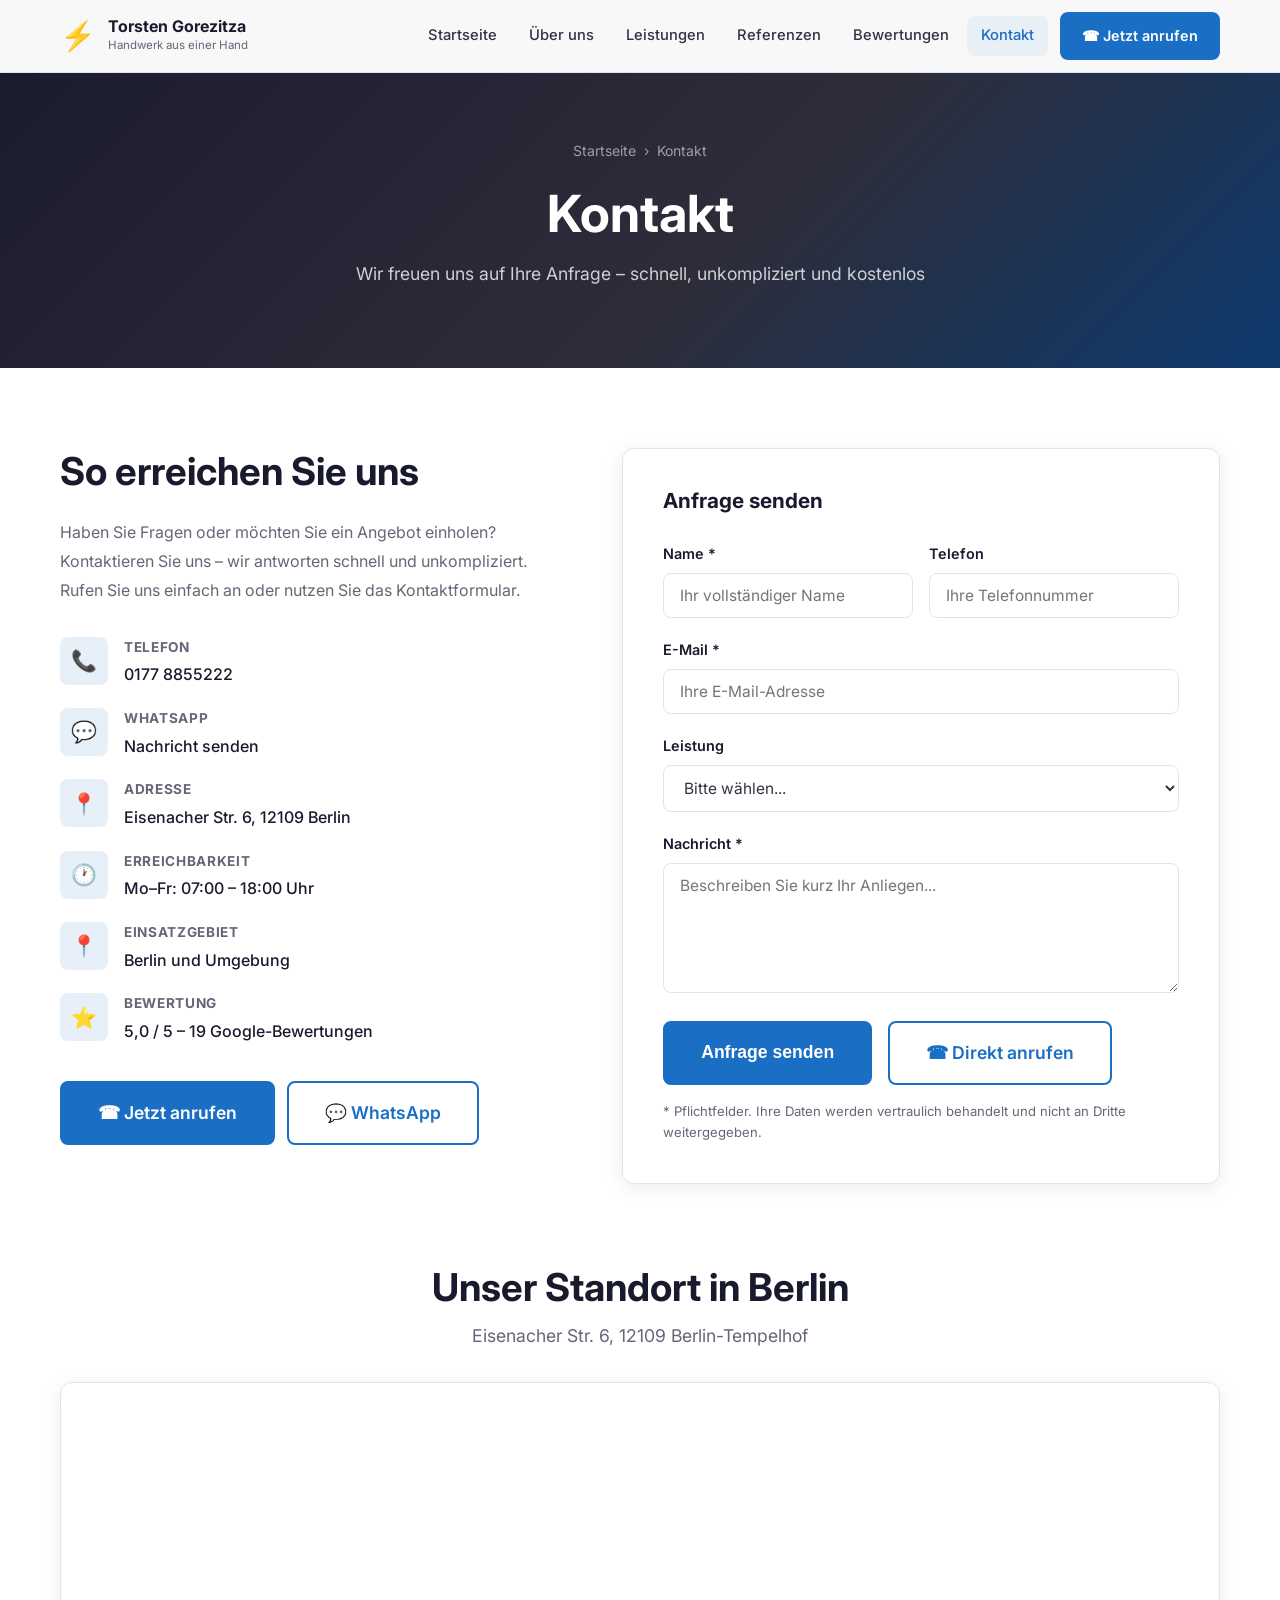
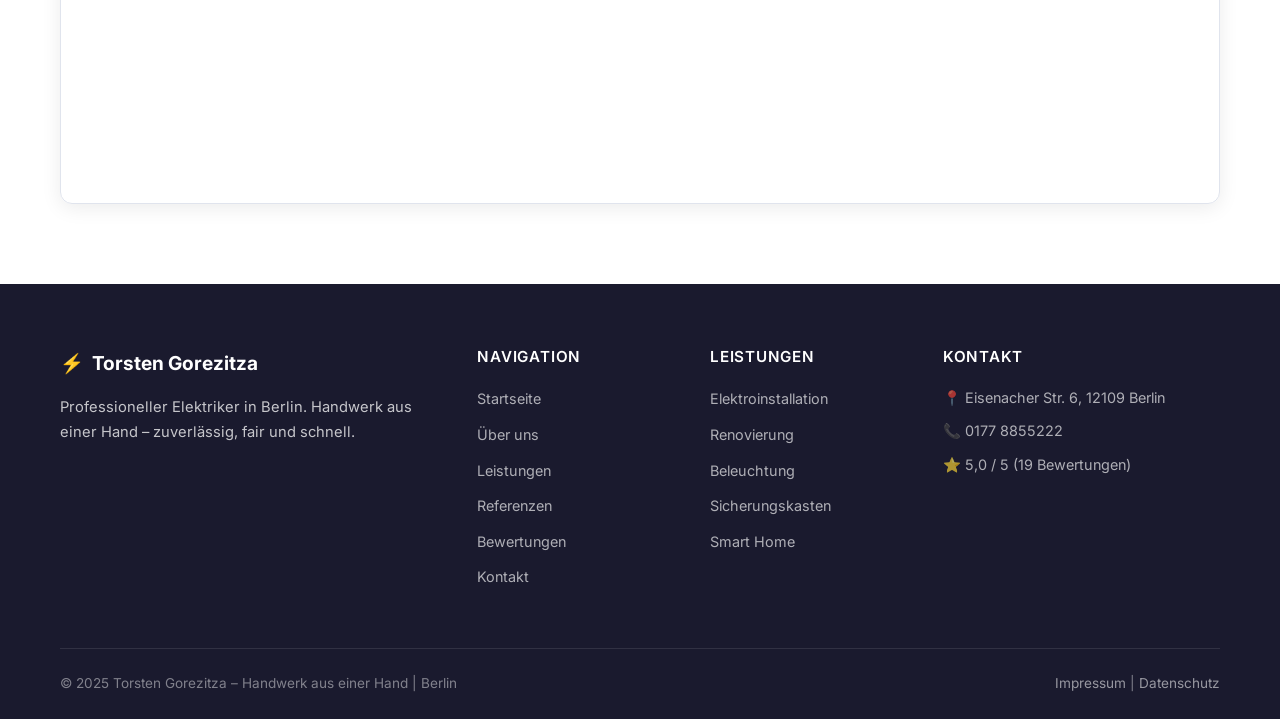
<file: torsten-gorezitza/kontakt.html>
<!DOCTYPE html>
<html lang="de">
<head>
  <meta charset="UTF-8" />
  <meta name="viewport" content="width=device-width, initial-scale=1.0" />
  <title>Kontakt | Elektriker Berlin – Torsten Gorezitza</title>
  <meta name="description" content="Kontaktieren Sie Torsten Gorezitza – Ihren Elektriker in Berlin. Termin anfragen, Angebot einholen oder direkt anrufen: ☎ 0177 8855222" />
  <meta name="keywords" content="Elektriker Berlin Kontakt, Torsten Gorezitza Kontakt, Elektriker Tempelhof Termin, Elektro Angebot Berlin" />
  <meta name="robots" content="index, follow" />
  <link rel="canonical" href="https://www.torsten-gorezitza.de/kontakt.html" />
  <link rel="stylesheet" href="css/style.css" />
  <link rel="preconnect" href="https://fonts.googleapis.com" />
  <link rel="preconnect" href="https://fonts.gstatic.com" crossorigin />
  <link href="https://fonts.googleapis.com/css2?family=Inter:wght@300;400;500;600;700;800&display=swap" rel="stylesheet" />
</head>
<body>

  <!-- HEADER -->
  <header class="header" id="header">
    <div class="container">
      <div class="header-inner">
        <a href="index.html" class="logo">
          <span class="logo-icon">⚡</span>
          <div class="logo-text">
            <strong>Torsten Gorezitza</strong>
            <small>Handwerk aus einer Hand</small>
          </div>
        </a>
        <nav class="nav" id="nav">
          <a href="index.html" class="nav-link">Startseite</a>
          <a href="ueber-uns.html" class="nav-link">Über uns</a>
          <a href="leistungen.html" class="nav-link">Leistungen</a>
          <a href="referenzen.html" class="nav-link">Referenzen</a>
          <a href="bewertungen.html" class="nav-link">Bewertungen</a>
          <a href="kontakt.html" class="nav-link active">Kontakt</a>
          <a href="tel:01778855222" class="btn btn-primary nav-cta">☎ Jetzt anrufen</a>
        </nav>
        <button class="hamburger" id="hamburger" aria-label="Menü öffnen">
          <span></span><span></span><span></span>
        </button>
      </div>
    </div>
  </header>

  <!-- PAGE HERO -->
  <section class="page-hero">
    <div class="container">
      <div class="breadcrumb">
        <a href="index.html">Startseite</a>
        <span>›</span>
        <span>Kontakt</span>
      </div>
      <h1>Kontakt</h1>
      <p>Wir freuen uns auf Ihre Anfrage – schnell, unkompliziert und kostenlos</p>
    </div>
  </section>

  <!-- KONTAKT MAIN -->
  <section class="section">
    <div class="container">
      <div class="kontakt-grid">

        <!-- Kontakt Info -->
        <div class="kontakt-info">
          <h2>So erreichen Sie uns</h2>
          <p>Haben Sie Fragen oder möchten Sie ein Angebot einholen? Kontaktieren Sie uns – wir antworten schnell und unkompliziert. Rufen Sie uns einfach an oder nutzen Sie das Kontaktformular.</p>

          <div class="kontakt-details">
            <div class="kontakt-detail-item">
              <div class="kontakt-detail-icon">📞</div>
              <div class="kontakt-detail-text">
                <strong>Telefon</strong>
                <a href="tel:01778855222">0177 8855222</a>
              </div>
            </div>
            <div class="kontakt-detail-item">
              <div class="kontakt-detail-icon">💬</div>
              <div class="kontakt-detail-text">
                <strong>WhatsApp</strong>
                <a href="https://wa.me/4917788855222?text=Hallo%20Torsten%2C%20ich%20brauche%20einen%20Elektriker%20in%20Berlin." target="_blank" rel="noopener">Nachricht senden</a>
              </div>
            </div>
            <div class="kontakt-detail-item">
              <div class="kontakt-detail-icon">📍</div>
              <div class="kontakt-detail-text">
                <strong>Adresse</strong>
                <span>Eisenacher Str. 6, 12109 Berlin</span>
              </div>
            </div>
            <div class="kontakt-detail-item">
              <div class="kontakt-detail-icon">🕐</div>
              <div class="kontakt-detail-text">
                <strong>Erreichbarkeit</strong>
                <span>Mo–Fr: 07:00 – 18:00 Uhr</span>
              </div>
            </div>
            <div class="kontakt-detail-item">
              <div class="kontakt-detail-icon">📍</div>
              <div class="kontakt-detail-text">
                <strong>Einsatzgebiet</strong>
                <span>Berlin und Umgebung</span>
              </div>
            </div>
            <div class="kontakt-detail-item">
              <div class="kontakt-detail-icon">⭐</div>
              <div class="kontakt-detail-text">
                <strong>Bewertung</strong>
                <span>5,0 / 5 – 19 Google-Bewertungen</span>
              </div>
            </div>
          </div>

          <!-- Quick CTA Buttons -->
          <div style="margin-top: 36px; display: flex; gap: 12px; flex-wrap: wrap;">
            <a href="tel:01778855222" class="btn btn-primary btn-lg">☎ Jetzt anrufen</a>
            <a href="https://wa.me/4917788855222?text=Hallo%20Torsten%2C%20ich%20brauche%20einen%20Elektriker%20in%20Berlin." class="btn btn-outline btn-lg" target="_blank" rel="noopener">💬 WhatsApp</a>
          </div>
        </div>

        <!-- Kontakt Form -->
        <div class="contact-form">
          <h3>Anfrage senden</h3>
          <form id="contactForm" novalidate>
            <div class="form-row">
              <div class="form-group">
                <label for="name">Name *</label>
                <input type="text" id="name" name="name" placeholder="Ihr vollständiger Name" required />
              </div>
              <div class="form-group">
                <label for="phone">Telefon</label>
                <input type="tel" id="phone" name="phone" placeholder="Ihre Telefonnummer" />
              </div>
            </div>
            <div class="form-group">
              <label for="email">E-Mail *</label>
              <input type="email" id="email" name="email" placeholder="Ihre E-Mail-Adresse" required />
            </div>
            <div class="form-group">
              <label for="service">Leistung</label>
              <select id="service" name="service">
                <option value="">Bitte wählen...</option>
                <option value="elektroinstallation">Elektroinstallation</option>
                <option value="renovierung">Renovierung & Modernisierung</option>
                <option value="reparatur">Reparatur & Wartung</option>
                <option value="beleuchtung">Beleuchtung & Smart Home</option>
                <option value="sicherungskasten">Sicherungskasten</option>
                <option value="smarthome">Smart Home Installation</option>
                <option value="sonstiges">Sonstiges</option>
              </select>
            </div>
            <div class="form-group">
              <label for="message">Nachricht *</label>
              <textarea id="message" name="message" placeholder="Beschreiben Sie kurz Ihr Anliegen..." required></textarea>
            </div>
            <div class="form-submit">
              <button type="submit" class="btn btn-primary btn-lg">Anfrage senden</button>
              <a href="tel:01778855222" class="btn btn-outline btn-lg">☎ Direkt anrufen</a>
            </div>
            <div id="formSuccess" class="form-success">
              ✅ Vielen Dank! Ihre Anfrage wurde erfolgreich gesendet. Wir melden uns schnellstmöglich bei Ihnen.
            </div>
            <p style="margin-top: 16px; font-size: 0.82rem; color: var(--text-light);">* Pflichtfelder. Ihre Daten werden vertraulich behandelt und nicht an Dritte weitergegeben.</p>
          </form>
        </div>

      </div>
    </div>
  </section>

  <!-- GOOGLE MAPS -->
  <section class="map-section">
    <div class="container">
      <div class="section-header" style="margin-bottom: 32px;">
        <h2>Unser Standort in Berlin</h2>
        <p>Eisenacher Str. 6, 12109 Berlin-Tempelhof</p>
      </div>
      <div class="map-container">
        <iframe
          src="https://www.google.com/maps/embed?pb=!1m18!1m12!1m3!1d2430.5!2d13.3833!3d52.4567!2m3!1f0!2f0!3f0!3m2!1i1024!2i768!4f13.1!3m3!1m2!1s0x47a84f1b3b3b3b3b%3A0x0!2sEisenacher+Str.+6%2C+12109+Berlin!5e0!3m2!1sde!2sde!4v1700000000000!5m2!1sde!2sde"
          width="100%"
          height="420"
          style="border:0;"
          allowfullscreen=""
          loading="lazy"
          referrerpolicy="no-referrer-when-downgrade"
          title="Standort Torsten Gorezitza – Elektriker Berlin, Eisenacher Str. 6, 12109 Berlin"
          aria-label="Google Maps – Standort Torsten Gorezitza Elektriker Berlin">
        </iframe>
      </div>
    </div>
  </section>

  <!-- FOOTER -->
  <footer class="footer">
    <div class="container">
      <div class="footer-grid">
        <div class="footer-col">
          <div class="footer-logo"><span>⚡</span> Torsten Gorezitza</div>
          <p>Professioneller Elektriker in Berlin. Handwerk aus einer Hand – zuverlässig, fair und schnell.</p>
        </div>
        <div class="footer-col">
          <h4>Navigation</h4>
          <ul>
            <li><a href="index.html">Startseite</a></li>
            <li><a href="ueber-uns.html">Über uns</a></li>
            <li><a href="leistungen.html">Leistungen</a></li>
            <li><a href="referenzen.html">Referenzen</a></li>
            <li><a href="bewertungen.html">Bewertungen</a></li>
            <li><a href="kontakt.html">Kontakt</a></li>
          </ul>
        </div>
        <div class="footer-col">
          <h4>Leistungen</h4>
          <ul>
            <li><a href="leistungen.html#elektroinstallation">Elektroinstallation</a></li>
            <li><a href="leistungen.html#renovierung">Renovierung</a></li>
            <li><a href="leistungen.html#beleuchtung">Beleuchtung</a></li>
            <li><a href="leistungen.html#sicherungskasten">Sicherungskasten</a></li>
            <li><a href="leistungen.html#smarthome">Smart Home</a></li>
          </ul>
        </div>
        <div class="footer-col">
          <h4>Kontakt</h4>
          <ul class="contact-list">
            <li>📍 Eisenacher Str. 6, 12109 Berlin</li>
            <li>📞 <a href="tel:01778855222">0177 8855222</a></li>
            <li>⭐ 5,0 / 5 (19 Bewertungen)</li>
          </ul>
        </div>
      </div>
      <div class="footer-bottom">
        <p>© 2025 Torsten Gorezitza – Handwerk aus einer Hand | Berlin</p>
        <p><a href="impressum.html">Impressum</a> | <a href="datenschutz.html">Datenschutz</a></p>
      </div>
    </div>
  </footer>

  <a href="tel:01778855222" class="sticky-phone" aria-label="Jetzt anrufen">☎</a>
  <a href="https://wa.me/4917788855222?text=Hallo%20Torsten%2C%20ich%20brauche%20einen%20Elektriker%20in%20Berlin." class="sticky-whatsapp" aria-label="WhatsApp" target="_blank" rel="noopener">💬</a>

  <script src="js/main.js"></script>
</body>
</html>
</file>
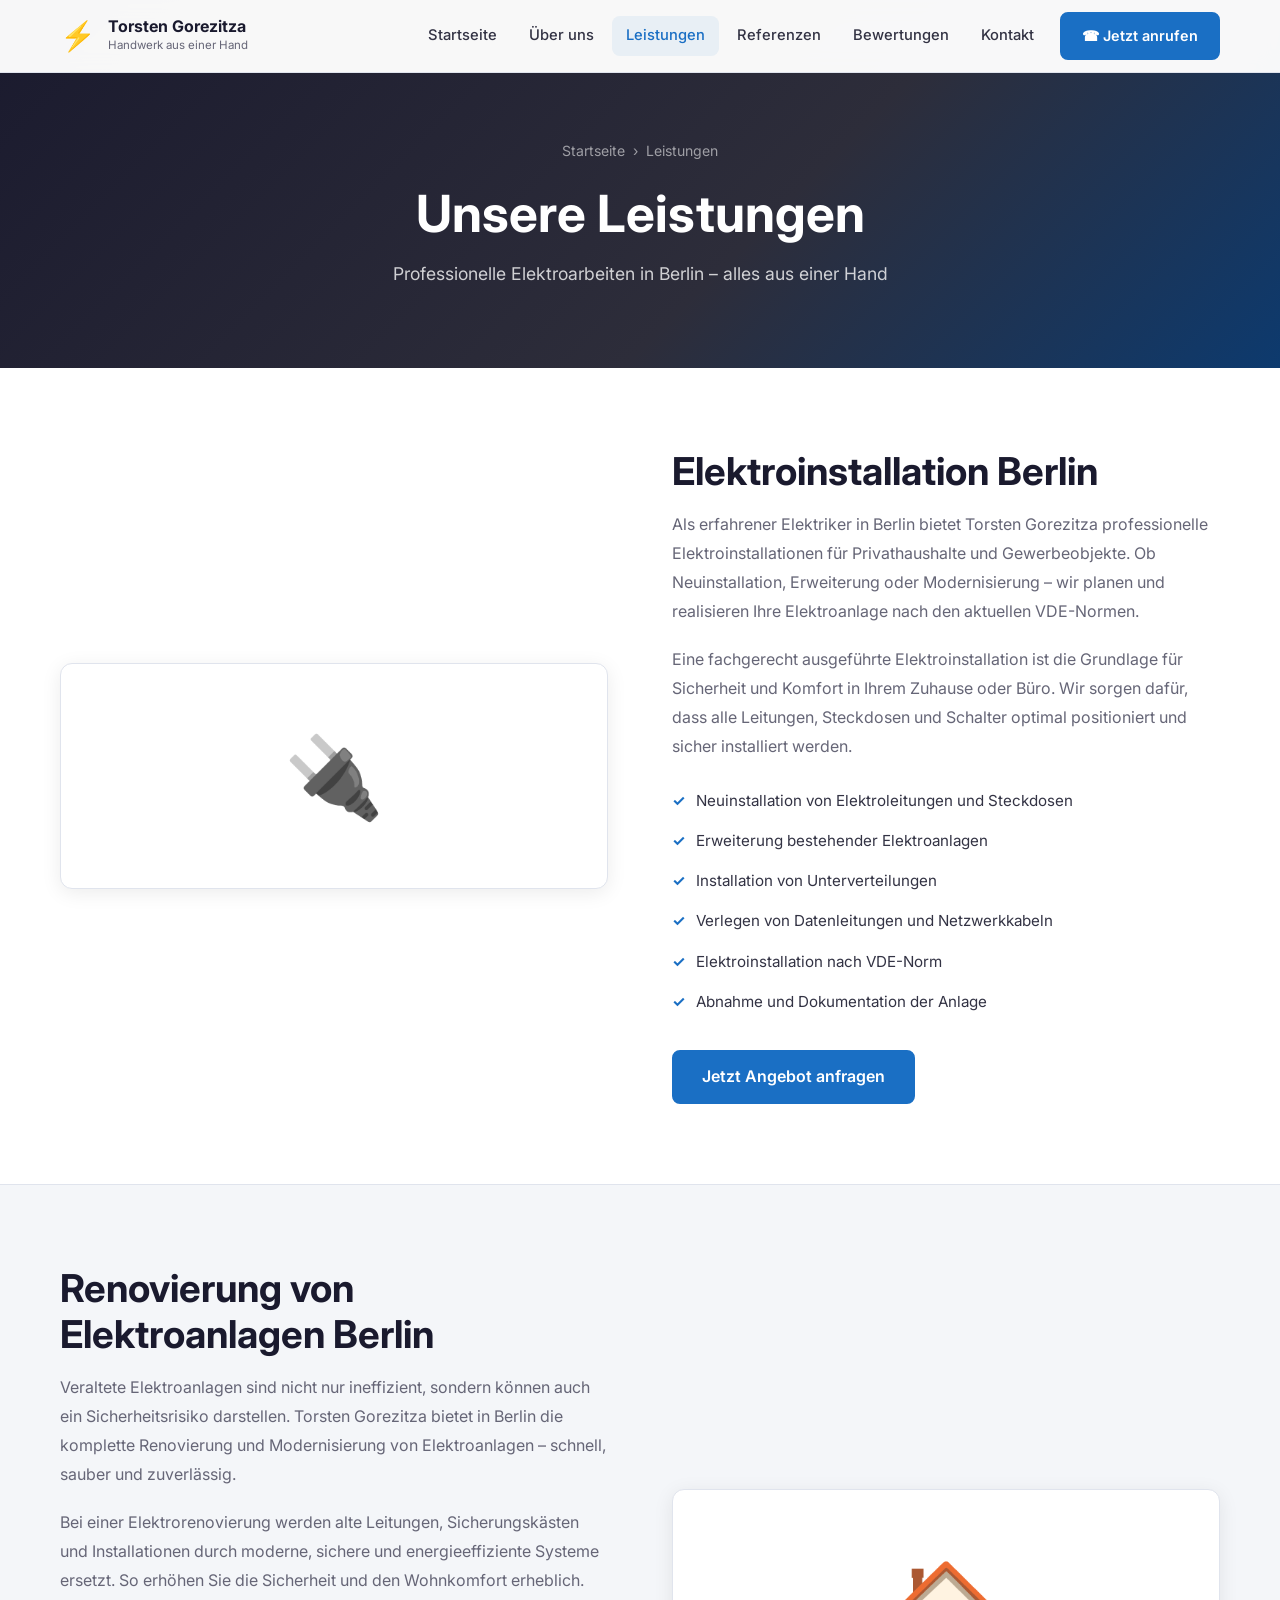
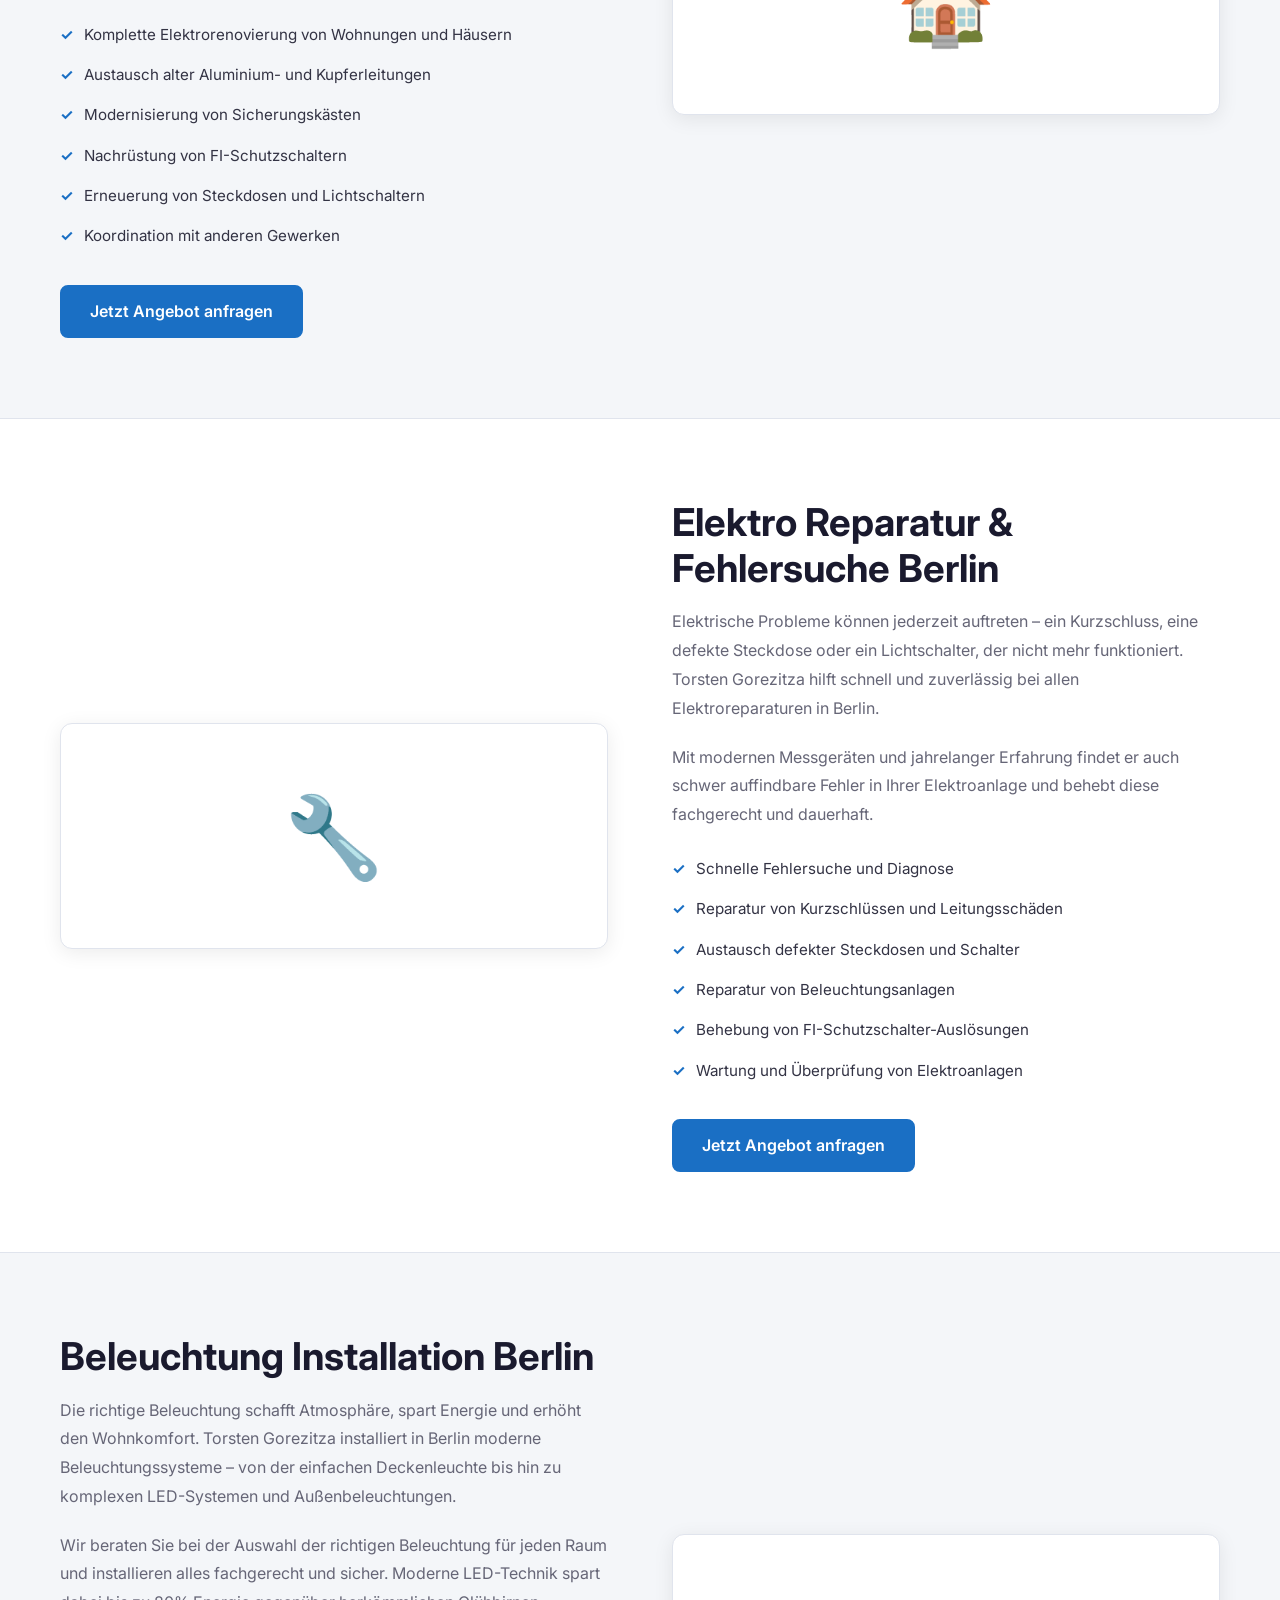
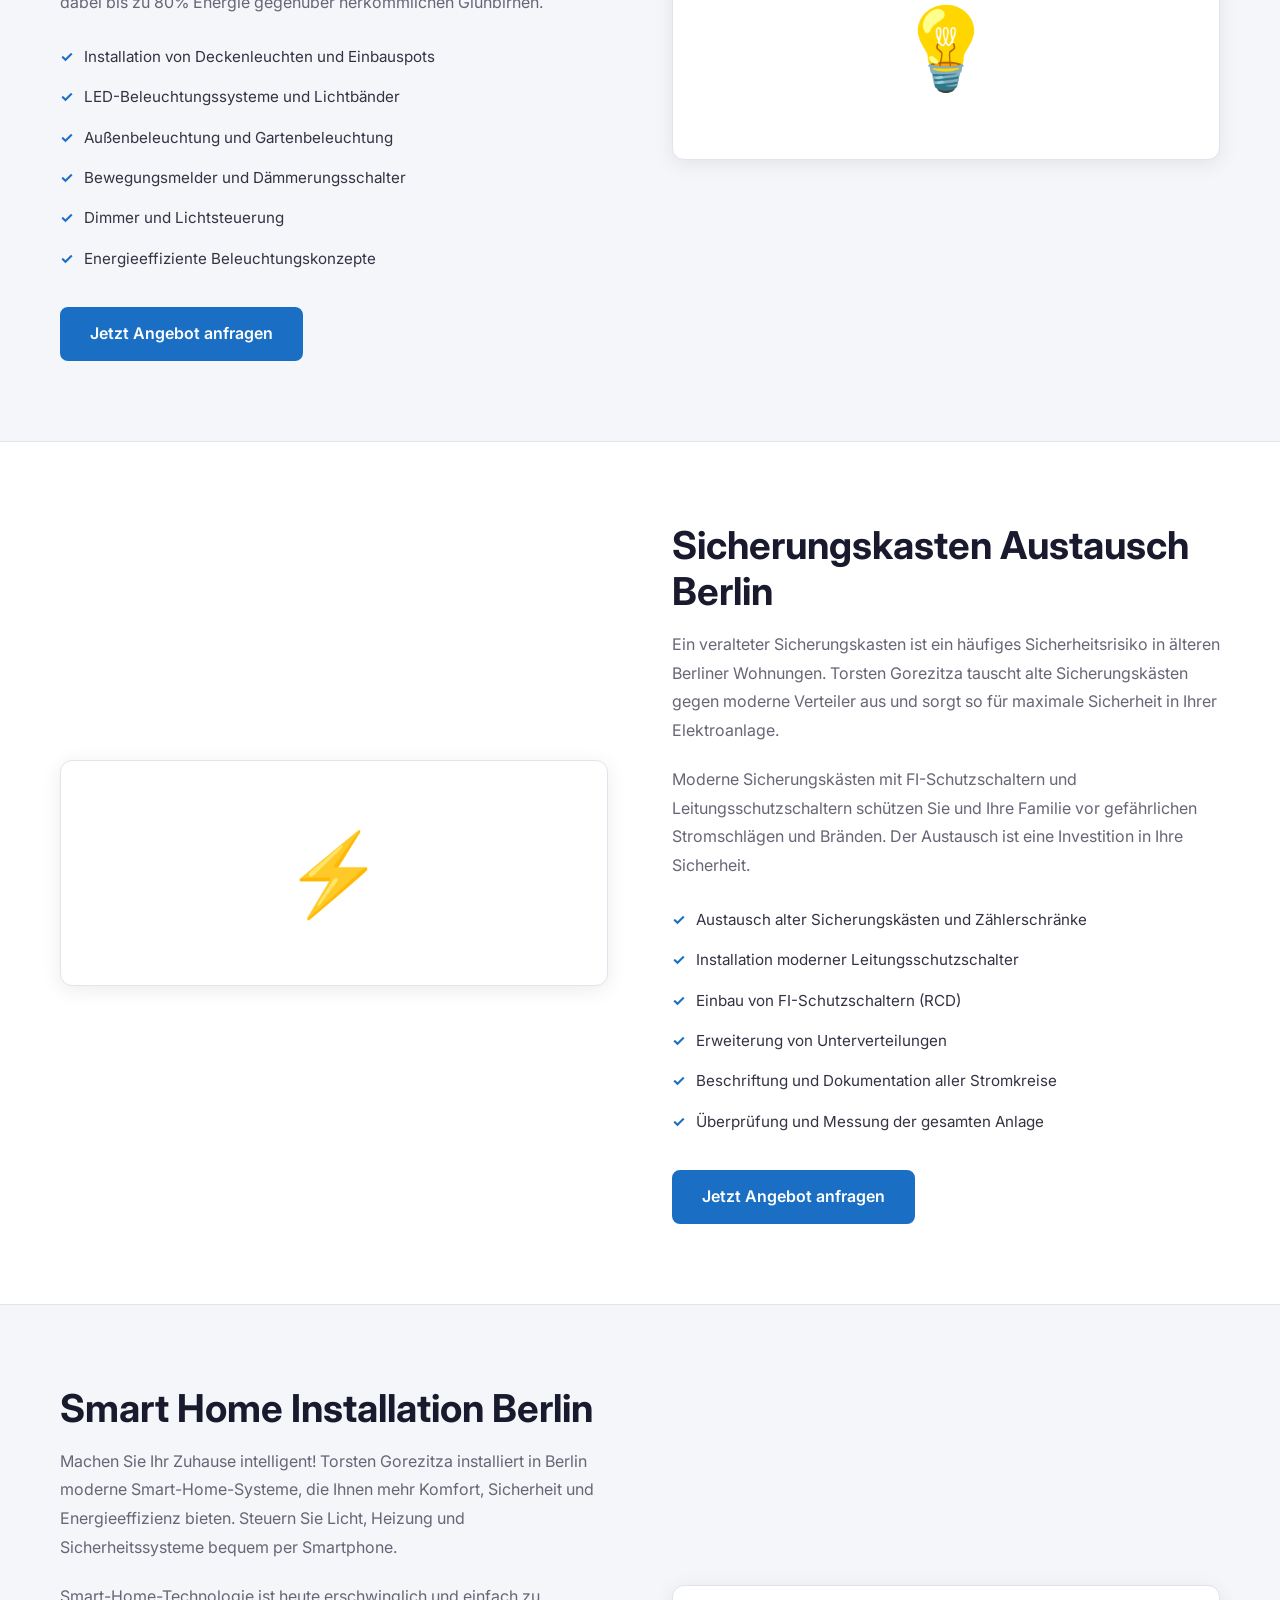
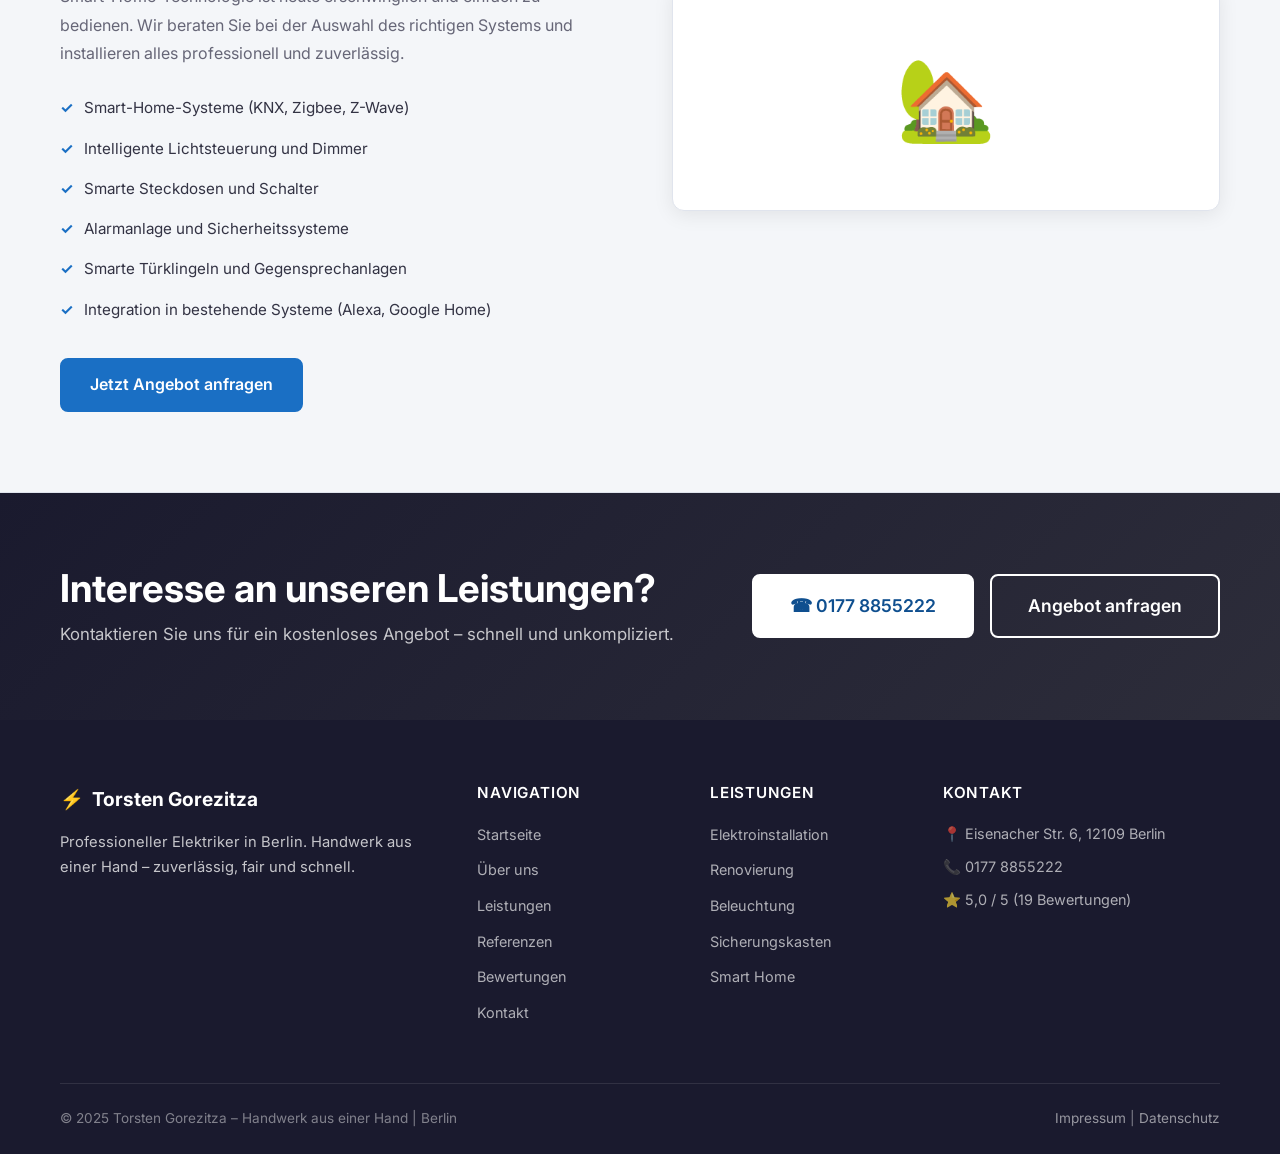
<file: torsten-gorezitza/leistungen.html>
<!DOCTYPE html>
<html lang="de">
<head>
  <meta charset="UTF-8" />
  <meta name="viewport" content="width=device-width, initial-scale=1.0" />
  <title>Leistungen | Elektriker Berlin – Torsten Gorezitza</title>
  <meta name="description" content="Alle Elektroleistungen von Torsten Gorezitza in Berlin: Elektroinstallation, Renovierung, Beleuchtung, Sicherungskasten, Smart Home und mehr. ☎ 0177 8855222" />
  <meta name="keywords" content="Elektroinstallation Berlin, Renovierung Elektro Berlin, Beleuchtung Installation Berlin, Sicherungskasten Austausch Berlin, Smart Home Berlin, Elektriker Tempelhof" />
  <meta name="robots" content="index, follow" />
  <link rel="canonical" href="https://www.torsten-gorezitza.de/leistungen.html" />
  <link rel="stylesheet" href="css/style.css" />
  <link rel="preconnect" href="https://fonts.googleapis.com" />
  <link rel="preconnect" href="https://fonts.gstatic.com" crossorigin />
  <link href="https://fonts.googleapis.com/css2?family=Inter:wght@300;400;500;600;700;800&display=swap" rel="stylesheet" />
</head>
<body>

  <!-- HEADER -->
  <header class="header" id="header">
    <div class="container">
      <div class="header-inner">
        <a href="index.html" class="logo">
          <span class="logo-icon">⚡</span>
          <div class="logo-text">
            <strong>Torsten Gorezitza</strong>
            <small>Handwerk aus einer Hand</small>
          </div>
        </a>
        <nav class="nav" id="nav">
          <a href="index.html" class="nav-link">Startseite</a>
          <a href="ueber-uns.html" class="nav-link">Über uns</a>
          <a href="leistungen.html" class="nav-link active">Leistungen</a>
          <a href="referenzen.html" class="nav-link">Referenzen</a>
          <a href="bewertungen.html" class="nav-link">Bewertungen</a>
          <a href="kontakt.html" class="nav-link">Kontakt</a>
          <a href="tel:01778855222" class="btn btn-primary nav-cta">☎ Jetzt anrufen</a>
        </nav>
        <button class="hamburger" id="hamburger" aria-label="Menü öffnen">
          <span></span><span></span><span></span>
        </button>
      </div>
    </div>
  </header>

  <!-- PAGE HERO -->
  <section class="page-hero">
    <div class="container">
      <div class="breadcrumb">
        <a href="index.html">Startseite</a>
        <span>›</span>
        <span>Leistungen</span>
      </div>
      <h1>Unsere Leistungen</h1>
      <p>Professionelle Elektroarbeiten in Berlin – alles aus einer Hand</p>
    </div>
  </section>

  <!-- LEISTUNG 1: ELEKTROINSTALLATION -->
  <div id="elektroinstallation" class="leistung-block">
    <div class="container">
      <div class="leistung-inner">
        <div class="leistung-icon-big">🔌</div>
        <div class="leistung-content">
          <h2>Elektroinstallation Berlin</h2>
          <p>Als erfahrener Elektriker in Berlin bietet Torsten Gorezitza professionelle Elektroinstallationen für Privathaushalte und Gewerbeobjekte. Ob Neuinstallation, Erweiterung oder Modernisierung – wir planen und realisieren Ihre Elektroanlage nach den aktuellen VDE-Normen.</p>
          <p>Eine fachgerecht ausgeführte Elektroinstallation ist die Grundlage für Sicherheit und Komfort in Ihrem Zuhause oder Büro. Wir sorgen dafür, dass alle Leitungen, Steckdosen und Schalter optimal positioniert und sicher installiert werden.</p>
          <ul class="leistung-list">
            <li>Neuinstallation von Elektroleitungen und Steckdosen</li>
            <li>Erweiterung bestehender Elektroanlagen</li>
            <li>Installation von Unterverteilungen</li>
            <li>Verlegen von Datenleitungen und Netzwerkkabeln</li>
            <li>Elektroinstallation nach VDE-Norm</li>
            <li>Abnahme und Dokumentation der Anlage</li>
          </ul>
          <a href="kontakt.html" class="btn btn-primary">Jetzt Angebot anfragen</a>
        </div>
      </div>
    </div>
  </div>

  <!-- LEISTUNG 2: RENOVIERUNG -->
  <div id="renovierung" class="leistung-block">
    <div class="container">
      <div class="leistung-inner">
        <div class="leistung-icon-big">🏠</div>
        <div class="leistung-content">
          <h2>Renovierung von Elektroanlagen Berlin</h2>
          <p>Veraltete Elektroanlagen sind nicht nur ineffizient, sondern können auch ein Sicherheitsrisiko darstellen. Torsten Gorezitza bietet in Berlin die komplette Renovierung und Modernisierung von Elektroanlagen – schnell, sauber und zuverlässig.</p>
          <p>Bei einer Elektrorenovierung werden alte Leitungen, Sicherungskästen und Installationen durch moderne, sichere und energieeffiziente Systeme ersetzt. So erhöhen Sie die Sicherheit und den Wohnkomfort erheblich.</p>
          <ul class="leistung-list">
            <li>Komplette Elektrorenovierung von Wohnungen und Häusern</li>
            <li>Austausch alter Aluminium- und Kupferleitungen</li>
            <li>Modernisierung von Sicherungskästen</li>
            <li>Nachrüstung von FI-Schutzschaltern</li>
            <li>Erneuerung von Steckdosen und Lichtschaltern</li>
            <li>Koordination mit anderen Gewerken</li>
          </ul>
          <a href="kontakt.html" class="btn btn-primary">Jetzt Angebot anfragen</a>
        </div>
      </div>
    </div>
  </div>

  <!-- LEISTUNG 3: REPARATUR -->
  <div id="reparatur" class="leistung-block">
    <div class="container">
      <div class="leistung-inner">
        <div class="leistung-icon-big">🔧</div>
        <div class="leistung-content">
          <h2>Elektro Reparatur & Fehlersuche Berlin</h2>
          <p>Elektrische Probleme können jederzeit auftreten – ein Kurzschluss, eine defekte Steckdose oder ein Lichtschalter, der nicht mehr funktioniert. Torsten Gorezitza hilft schnell und zuverlässig bei allen Elektroreparaturen in Berlin.</p>
          <p>Mit modernen Messgeräten und jahrelanger Erfahrung findet er auch schwer auffindbare Fehler in Ihrer Elektroanlage und behebt diese fachgerecht und dauerhaft.</p>
          <ul class="leistung-list">
            <li>Schnelle Fehlersuche und Diagnose</li>
            <li>Reparatur von Kurzschlüssen und Leitungsschäden</li>
            <li>Austausch defekter Steckdosen und Schalter</li>
            <li>Reparatur von Beleuchtungsanlagen</li>
            <li>Behebung von FI-Schutzschalter-Auslösungen</li>
            <li>Wartung und Überprüfung von Elektroanlagen</li>
          </ul>
          <a href="kontakt.html" class="btn btn-primary">Jetzt Angebot anfragen</a>
        </div>
      </div>
    </div>
  </div>

  <!-- LEISTUNG 4: BELEUCHTUNG -->
  <div id="beleuchtung" class="leistung-block">
    <div class="container">
      <div class="leistung-inner">
        <div class="leistung-icon-big">💡</div>
        <div class="leistung-content">
          <h2>Beleuchtung Installation Berlin</h2>
          <p>Die richtige Beleuchtung schafft Atmosphäre, spart Energie und erhöht den Wohnkomfort. Torsten Gorezitza installiert in Berlin moderne Beleuchtungssysteme – von der einfachen Deckenleuchte bis hin zu komplexen LED-Systemen und Außenbeleuchtungen.</p>
          <p>Wir beraten Sie bei der Auswahl der richtigen Beleuchtung für jeden Raum und installieren alles fachgerecht und sicher. Moderne LED-Technik spart dabei bis zu 80% Energie gegenüber herkömmlichen Glühbirnen.</p>
          <ul class="leistung-list">
            <li>Installation von Deckenleuchten und Einbauspots</li>
            <li>LED-Beleuchtungssysteme und Lichtbänder</li>
            <li>Außenbeleuchtung und Gartenbeleuchtung</li>
            <li>Bewegungsmelder und Dämmerungsschalter</li>
            <li>Dimmer und Lichtsteuerung</li>
            <li>Energieeffiziente Beleuchtungskonzepte</li>
          </ul>
          <a href="kontakt.html" class="btn btn-primary">Jetzt Angebot anfragen</a>
        </div>
      </div>
    </div>
  </div>

  <!-- LEISTUNG 5: SICHERUNGSKASTEN -->
  <div id="sicherungskasten" class="leistung-block">
    <div class="container">
      <div class="leistung-inner">
        <div class="leistung-icon-big">⚡</div>
        <div class="leistung-content">
          <h2>Sicherungskasten Austausch Berlin</h2>
          <p>Ein veralteter Sicherungskasten ist ein häufiges Sicherheitsrisiko in älteren Berliner Wohnungen. Torsten Gorezitza tauscht alte Sicherungskästen gegen moderne Verteiler aus und sorgt so für maximale Sicherheit in Ihrer Elektroanlage.</p>
          <p>Moderne Sicherungskästen mit FI-Schutzschaltern und Leitungsschutzschaltern schützen Sie und Ihre Familie vor gefährlichen Stromschlägen und Bränden. Der Austausch ist eine Investition in Ihre Sicherheit.</p>
          <ul class="leistung-list">
            <li>Austausch alter Sicherungskästen und Zählerschränke</li>
            <li>Installation moderner Leitungsschutzschalter</li>
            <li>Einbau von FI-Schutzschaltern (RCD)</li>
            <li>Erweiterung von Unterverteilungen</li>
            <li>Beschriftung und Dokumentation aller Stromkreise</li>
            <li>Überprüfung und Messung der gesamten Anlage</li>
          </ul>
          <a href="kontakt.html" class="btn btn-primary">Jetzt Angebot anfragen</a>
        </div>
      </div>
    </div>
  </div>

  <!-- LEISTUNG 6: SMART HOME -->
  <div id="smarthome" class="leistung-block">
    <div class="container">
      <div class="leistung-inner">
        <div class="leistung-icon-big">🏡</div>
        <div class="leistung-content">
          <h2>Smart Home Installation Berlin</h2>
          <p>Machen Sie Ihr Zuhause intelligent! Torsten Gorezitza installiert in Berlin moderne Smart-Home-Systeme, die Ihnen mehr Komfort, Sicherheit und Energieeffizienz bieten. Steuern Sie Licht, Heizung und Sicherheitssysteme bequem per Smartphone.</p>
          <p>Smart-Home-Technologie ist heute erschwinglich und einfach zu bedienen. Wir beraten Sie bei der Auswahl des richtigen Systems und installieren alles professionell und zuverlässig.</p>
          <ul class="leistung-list">
            <li>Smart-Home-Systeme (KNX, Zigbee, Z-Wave)</li>
            <li>Intelligente Lichtsteuerung und Dimmer</li>
            <li>Smarte Steckdosen und Schalter</li>
            <li>Alarmanlage und Sicherheitssysteme</li>
            <li>Smarte Türklingeln und Gegensprechanlagen</li>
            <li>Integration in bestehende Systeme (Alexa, Google Home)</li>
          </ul>
          <a href="kontakt.html" class="btn btn-primary">Jetzt Angebot anfragen</a>
        </div>
      </div>
    </div>
  </div>

  <!-- CTA -->
  <section class="cta-banner">
    <div class="container">
      <div class="cta-banner-inner">
        <div class="cta-banner-text">
          <h2>Interesse an unseren Leistungen?</h2>
          <p>Kontaktieren Sie uns für ein kostenloses Angebot – schnell und unkompliziert.</p>
        </div>
        <div class="cta-banner-buttons">
          <a href="tel:01778855222" class="btn btn-white btn-lg">☎ 0177 8855222</a>
          <a href="kontakt.html" class="btn btn-outline-white btn-lg">Angebot anfragen</a>
        </div>
      </div>
    </div>
  </section>

  <!-- FOOTER -->
  <footer class="footer">
    <div class="container">
      <div class="footer-grid">
        <div class="footer-col">
          <div class="footer-logo"><span>⚡</span> Torsten Gorezitza</div>
          <p>Professioneller Elektriker in Berlin. Handwerk aus einer Hand – zuverlässig, fair und schnell.</p>
        </div>
        <div class="footer-col">
          <h4>Navigation</h4>
          <ul>
            <li><a href="index.html">Startseite</a></li>
            <li><a href="ueber-uns.html">Über uns</a></li>
            <li><a href="leistungen.html">Leistungen</a></li>
            <li><a href="referenzen.html">Referenzen</a></li>
            <li><a href="bewertungen.html">Bewertungen</a></li>
            <li><a href="kontakt.html">Kontakt</a></li>
          </ul>
        </div>
        <div class="footer-col">
          <h4>Leistungen</h4>
          <ul>
            <li><a href="#elektroinstallation">Elektroinstallation</a></li>
            <li><a href="#renovierung">Renovierung</a></li>
            <li><a href="#beleuchtung">Beleuchtung</a></li>
            <li><a href="#sicherungskasten">Sicherungskasten</a></li>
            <li><a href="#smarthome">Smart Home</a></li>
          </ul>
        </div>
        <div class="footer-col">
          <h4>Kontakt</h4>
          <ul class="contact-list">
            <li>📍 Eisenacher Str. 6, 12109 Berlin</li>
            <li>📞 <a href="tel:01778855222">0177 8855222</a></li>
            <li>⭐ 5,0 / 5 (19 Bewertungen)</li>
          </ul>
        </div>
      </div>
      <div class="footer-bottom">
        <p>© 2025 Torsten Gorezitza – Handwerk aus einer Hand | Berlin</p>
        <p><a href="impressum.html">Impressum</a> | <a href="datenschutz.html">Datenschutz</a></p>
      </div>
    </div>
  </footer>

  <a href="tel:01778855222" class="sticky-phone" aria-label="Jetzt anrufen">☎</a>
  <a href="https://wa.me/4917788855222?text=Hallo%20Torsten%2C%20ich%20brauche%20einen%20Elektriker%20in%20Berlin." class="sticky-whatsapp" aria-label="WhatsApp" target="_blank" rel="noopener">💬</a>

  <script src="js/main.js"></script>
</body>
</html>
</file>
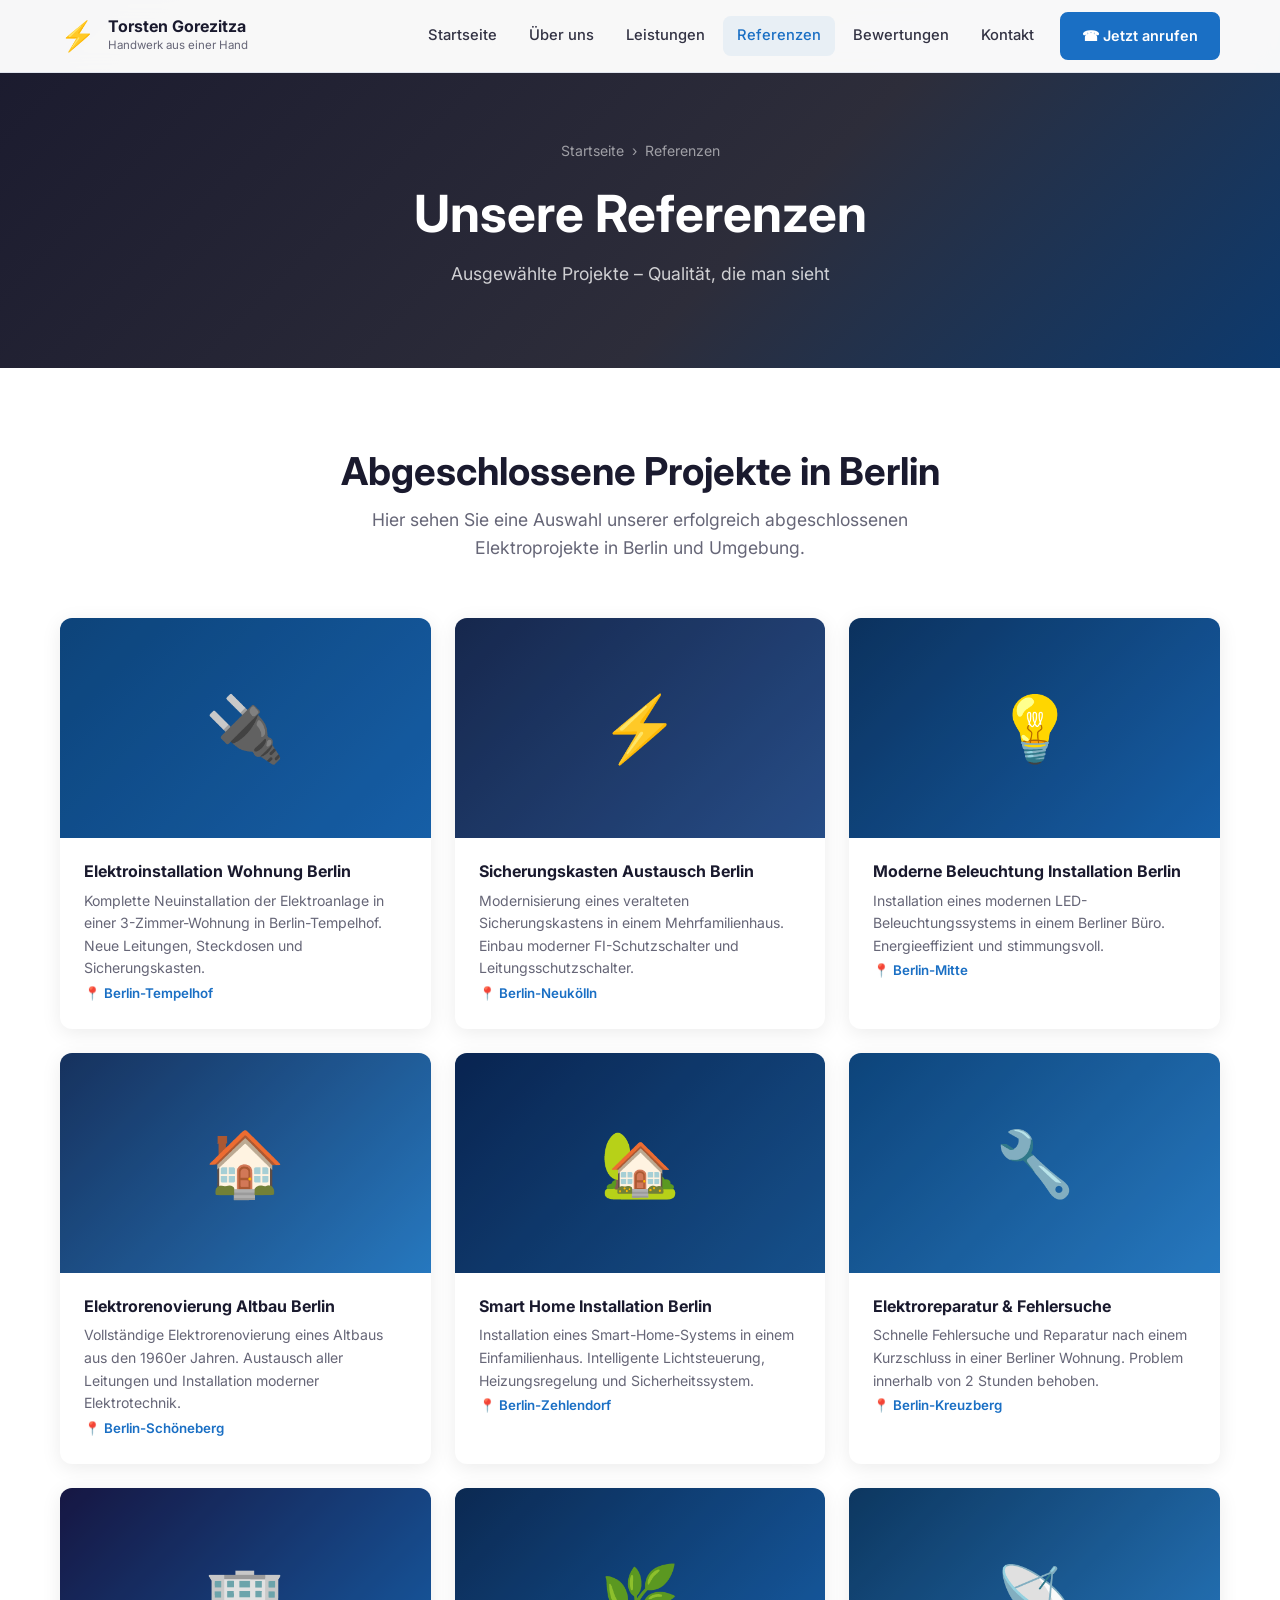
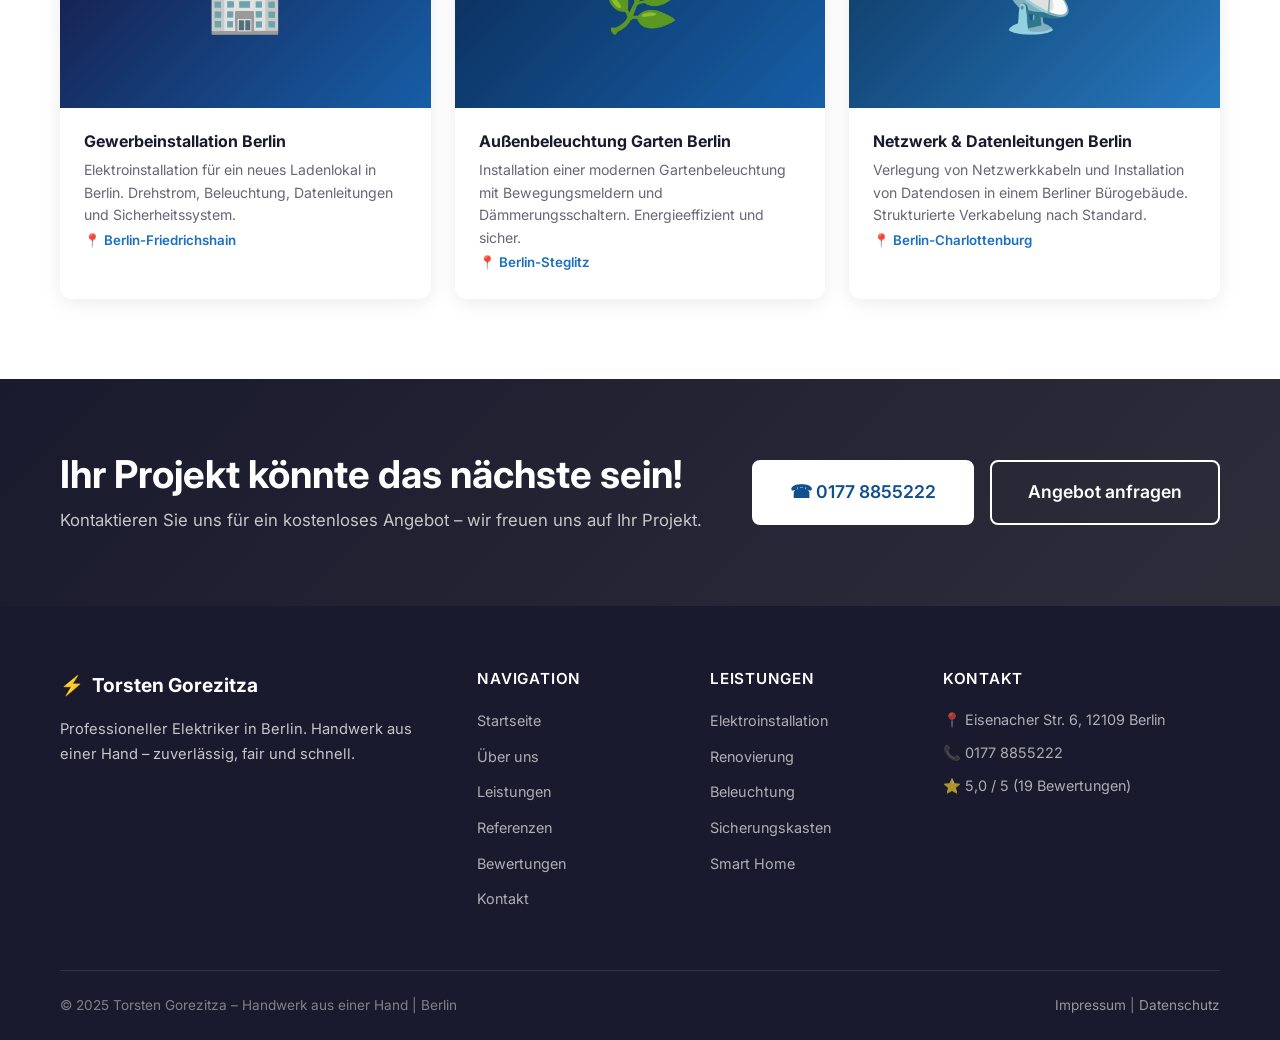
<file: torsten-gorezitza/referenzen.html>
<!DOCTYPE html>
<html lang="de">
<head>
  <meta charset="UTF-8" />
  <meta name="viewport" content="width=device-width, initial-scale=1.0" />
  <title>Referenzen | Elektriker Berlin – Torsten Gorezitza</title>
  <meta name="description" content="Referenzprojekte von Torsten Gorezitza – Elektriker in Berlin. Elektroinstallationen, Sicherungskästen, Beleuchtung und Renovierungen in Berlin." />
  <meta name="keywords" content="Elektriker Berlin Referenzen, Elektroinstallation Wohnung Berlin, Sicherungskasten Berlin, Beleuchtung Installation Berlin" />
  <meta name="robots" content="index, follow" />
  <link rel="canonical" href="https://www.torsten-gorezitza.de/referenzen.html" />
  <link rel="stylesheet" href="css/style.css" />
  <link rel="preconnect" href="https://fonts.googleapis.com" />
  <link rel="preconnect" href="https://fonts.gstatic.com" crossorigin />
  <link href="https://fonts.googleapis.com/css2?family=Inter:wght@300;400;500;600;700;800&display=swap" rel="stylesheet" />
</head>
<body>

  <!-- HEADER -->
  <header class="header" id="header">
    <div class="container">
      <div class="header-inner">
        <a href="index.html" class="logo">
          <span class="logo-icon">⚡</span>
          <div class="logo-text">
            <strong>Torsten Gorezitza</strong>
            <small>Handwerk aus einer Hand</small>
          </div>
        </a>
        <nav class="nav" id="nav">
          <a href="index.html" class="nav-link">Startseite</a>
          <a href="ueber-uns.html" class="nav-link">Über uns</a>
          <a href="leistungen.html" class="nav-link">Leistungen</a>
          <a href="referenzen.html" class="nav-link active">Referenzen</a>
          <a href="bewertungen.html" class="nav-link">Bewertungen</a>
          <a href="kontakt.html" class="nav-link">Kontakt</a>
          <a href="tel:01778855222" class="btn btn-primary nav-cta">☎ Jetzt anrufen</a>
        </nav>
        <button class="hamburger" id="hamburger" aria-label="Menü öffnen">
          <span></span><span></span><span></span>
        </button>
      </div>
    </div>
  </header>

  <!-- PAGE HERO -->
  <section class="page-hero">
    <div class="container">
      <div class="breadcrumb">
        <a href="index.html">Startseite</a>
        <span>›</span>
        <span>Referenzen</span>
      </div>
      <h1>Unsere Referenzen</h1>
      <p>Ausgewählte Projekte – Qualität, die man sieht</p>
    </div>
  </section>

  <!-- REFERENZEN GRID -->
  <section class="section">
    <div class="container">
      <div class="section-header">
        <h2>Abgeschlossene Projekte in Berlin</h2>
        <p>Hier sehen Sie eine Auswahl unserer erfolgreich abgeschlossenen Elektroprojekte in Berlin und Umgebung.</p>
      </div>

      <div class="referenzen-grid">

        <div class="referenz-card">
          <div class="referenz-img" style="background: linear-gradient(135deg, #0f4f8f, #1a6fc4);">
            <span>🔌</span>
          </div>
          <div class="referenz-body">
            <h3>Elektroinstallation Wohnung Berlin</h3>
            <p>Komplette Neuinstallation der Elektroanlage in einer 3-Zimmer-Wohnung in Berlin-Tempelhof. Neue Leitungen, Steckdosen und Sicherungskasten.</p>
            <small style="color: var(--blue); font-weight: 600;">📍 Berlin-Tempelhof</small>
          </div>
        </div>

        <div class="referenz-card">
          <div class="referenz-img" style="background: linear-gradient(135deg, #1a2e5a, #2d5a9e);">
            <span>⚡</span>
          </div>
          <div class="referenz-body">
            <h3>Sicherungskasten Austausch Berlin</h3>
            <p>Modernisierung eines veralteten Sicherungskastens in einem Mehrfamilienhaus. Einbau moderner FI-Schutzschalter und Leitungsschutzschalter.</p>
            <small style="color: var(--blue); font-weight: 600;">📍 Berlin-Neukölln</small>
          </div>
        </div>

        <div class="referenz-card">
          <div class="referenz-img" style="background: linear-gradient(135deg, #0d3a6e, #1a6fc4);">
            <span>💡</span>
          </div>
          <div class="referenz-body">
            <h3>Moderne Beleuchtung Installation Berlin</h3>
            <p>Installation eines modernen LED-Beleuchtungssystems in einem Berliner Büro. Energieeffizient und stimmungsvoll.</p>
            <small style="color: var(--blue); font-weight: 600;">📍 Berlin-Mitte</small>
          </div>
        </div>

        <div class="referenz-card">
          <div class="referenz-img" style="background: linear-gradient(135deg, #1a3a6e, #2d8de0);">
            <span>🏠</span>
          </div>
          <div class="referenz-body">
            <h3>Elektrorenovierung Altbau Berlin</h3>
            <p>Vollständige Elektrorenovierung eines Altbaus aus den 1960er Jahren. Austausch aller Leitungen und Installation moderner Elektrotechnik.</p>
            <small style="color: var(--blue); font-weight: 600;">📍 Berlin-Schöneberg</small>
          </div>
        </div>

        <div class="referenz-card">
          <div class="referenz-img" style="background: linear-gradient(135deg, #0a2a5e, #1a5fa4);">
            <span>🏡</span>
          </div>
          <div class="referenz-body">
            <h3>Smart Home Installation Berlin</h3>
            <p>Installation eines Smart-Home-Systems in einem Einfamilienhaus. Intelligente Lichtsteuerung, Heizungsregelung und Sicherheitssystem.</p>
            <small style="color: var(--blue); font-weight: 600;">📍 Berlin-Zehlendorf</small>
          </div>
        </div>

        <div class="referenz-card">
          <div class="referenz-img" style="background: linear-gradient(135deg, #0f4f8f, #2d8de0);">
            <span>🔧</span>
          </div>
          <div class="referenz-body">
            <h3>Elektroreparatur & Fehlersuche</h3>
            <p>Schnelle Fehlersuche und Reparatur nach einem Kurzschluss in einer Berliner Wohnung. Problem innerhalb von 2 Stunden behoben.</p>
            <small style="color: var(--blue); font-weight: 600;">📍 Berlin-Kreuzberg</small>
          </div>
        </div>

        <div class="referenz-card">
          <div class="referenz-img" style="background: linear-gradient(135deg, #1a1a4e, #1a6fc4);">
            <span>🏢</span>
          </div>
          <div class="referenz-body">
            <h3>Gewerbeinstallation Berlin</h3>
            <p>Elektroinstallation für ein neues Ladenlokal in Berlin. Drehstrom, Beleuchtung, Datenleitungen und Sicherheitssystem.</p>
            <small style="color: var(--blue); font-weight: 600;">📍 Berlin-Friedrichshain</small>
          </div>
        </div>

        <div class="referenz-card">
          <div class="referenz-img" style="background: linear-gradient(135deg, #0d3060, #1a6fc4);">
            <span>🌿</span>
          </div>
          <div class="referenz-body">
            <h3>Außenbeleuchtung Garten Berlin</h3>
            <p>Installation einer modernen Gartenbeleuchtung mit Bewegungsmeldern und Dämmerungsschaltern. Energieeffizient und sicher.</p>
            <small style="color: var(--blue); font-weight: 600;">📍 Berlin-Steglitz</small>
          </div>
        </div>

        <div class="referenz-card">
          <div class="referenz-img" style="background: linear-gradient(135deg, #0f4070, #2d8de0);">
            <span>📡</span>
          </div>
          <div class="referenz-body">
            <h3>Netzwerk & Datenleitungen Berlin</h3>
            <p>Verlegung von Netzwerkkabeln und Installation von Datendosen in einem Berliner Bürogebäude. Strukturierte Verkabelung nach Standard.</p>
            <small style="color: var(--blue); font-weight: 600;">📍 Berlin-Charlottenburg</small>
          </div>
        </div>

      </div>
    </div>
  </section>

  <!-- CTA -->
  <section class="cta-banner">
    <div class="container">
      <div class="cta-banner-inner">
        <div class="cta-banner-text">
          <h2>Ihr Projekt könnte das nächste sein!</h2>
          <p>Kontaktieren Sie uns für ein kostenloses Angebot – wir freuen uns auf Ihr Projekt.</p>
        </div>
        <div class="cta-banner-buttons">
          <a href="tel:01778855222" class="btn btn-white btn-lg">☎ 0177 8855222</a>
          <a href="kontakt.html" class="btn btn-outline-white btn-lg">Angebot anfragen</a>
        </div>
      </div>
    </div>
  </section>

  <!-- FOOTER -->
  <footer class="footer">
    <div class="container">
      <div class="footer-grid">
        <div class="footer-col">
          <div class="footer-logo"><span>⚡</span> Torsten Gorezitza</div>
          <p>Professioneller Elektriker in Berlin. Handwerk aus einer Hand – zuverlässig, fair und schnell.</p>
        </div>
        <div class="footer-col">
          <h4>Navigation</h4>
          <ul>
            <li><a href="index.html">Startseite</a></li>
            <li><a href="ueber-uns.html">Über uns</a></li>
            <li><a href="leistungen.html">Leistungen</a></li>
            <li><a href="referenzen.html">Referenzen</a></li>
            <li><a href="bewertungen.html">Bewertungen</a></li>
            <li><a href="kontakt.html">Kontakt</a></li>
          </ul>
        </div>
        <div class="footer-col">
          <h4>Leistungen</h4>
          <ul>
            <li><a href="leistungen.html#elektroinstallation">Elektroinstallation</a></li>
            <li><a href="leistungen.html#renovierung">Renovierung</a></li>
            <li><a href="leistungen.html#beleuchtung">Beleuchtung</a></li>
            <li><a href="leistungen.html#sicherungskasten">Sicherungskasten</a></li>
            <li><a href="leistungen.html#smarthome">Smart Home</a></li>
          </ul>
        </div>
        <div class="footer-col">
          <h4>Kontakt</h4>
          <ul class="contact-list">
            <li>📍 Eisenacher Str. 6, 12109 Berlin</li>
            <li>📞 <a href="tel:01778855222">0177 8855222</a></li>
            <li>⭐ 5,0 / 5 (19 Bewertungen)</li>
          </ul>
        </div>
      </div>
      <div class="footer-bottom">
        <p>© 2025 Torsten Gorezitza – Handwerk aus einer Hand | Berlin</p>
        <p><a href="impressum.html">Impressum</a> | <a href="datenschutz.html">Datenschutz</a></p>
      </div>
    </div>
  </footer>

  <a href="tel:01778855222" class="sticky-phone" aria-label="Jetzt anrufen">☎</a>
  <a href="https://wa.me/4917788855222?text=Hallo%20Torsten%2C%20ich%20brauche%20einen%20Elektriker%20in%20Berlin." class="sticky-whatsapp" aria-label="WhatsApp" target="_blank" rel="noopener">💬</a>

  <script src="js/main.js"></script>
</body>
</html>
</file>
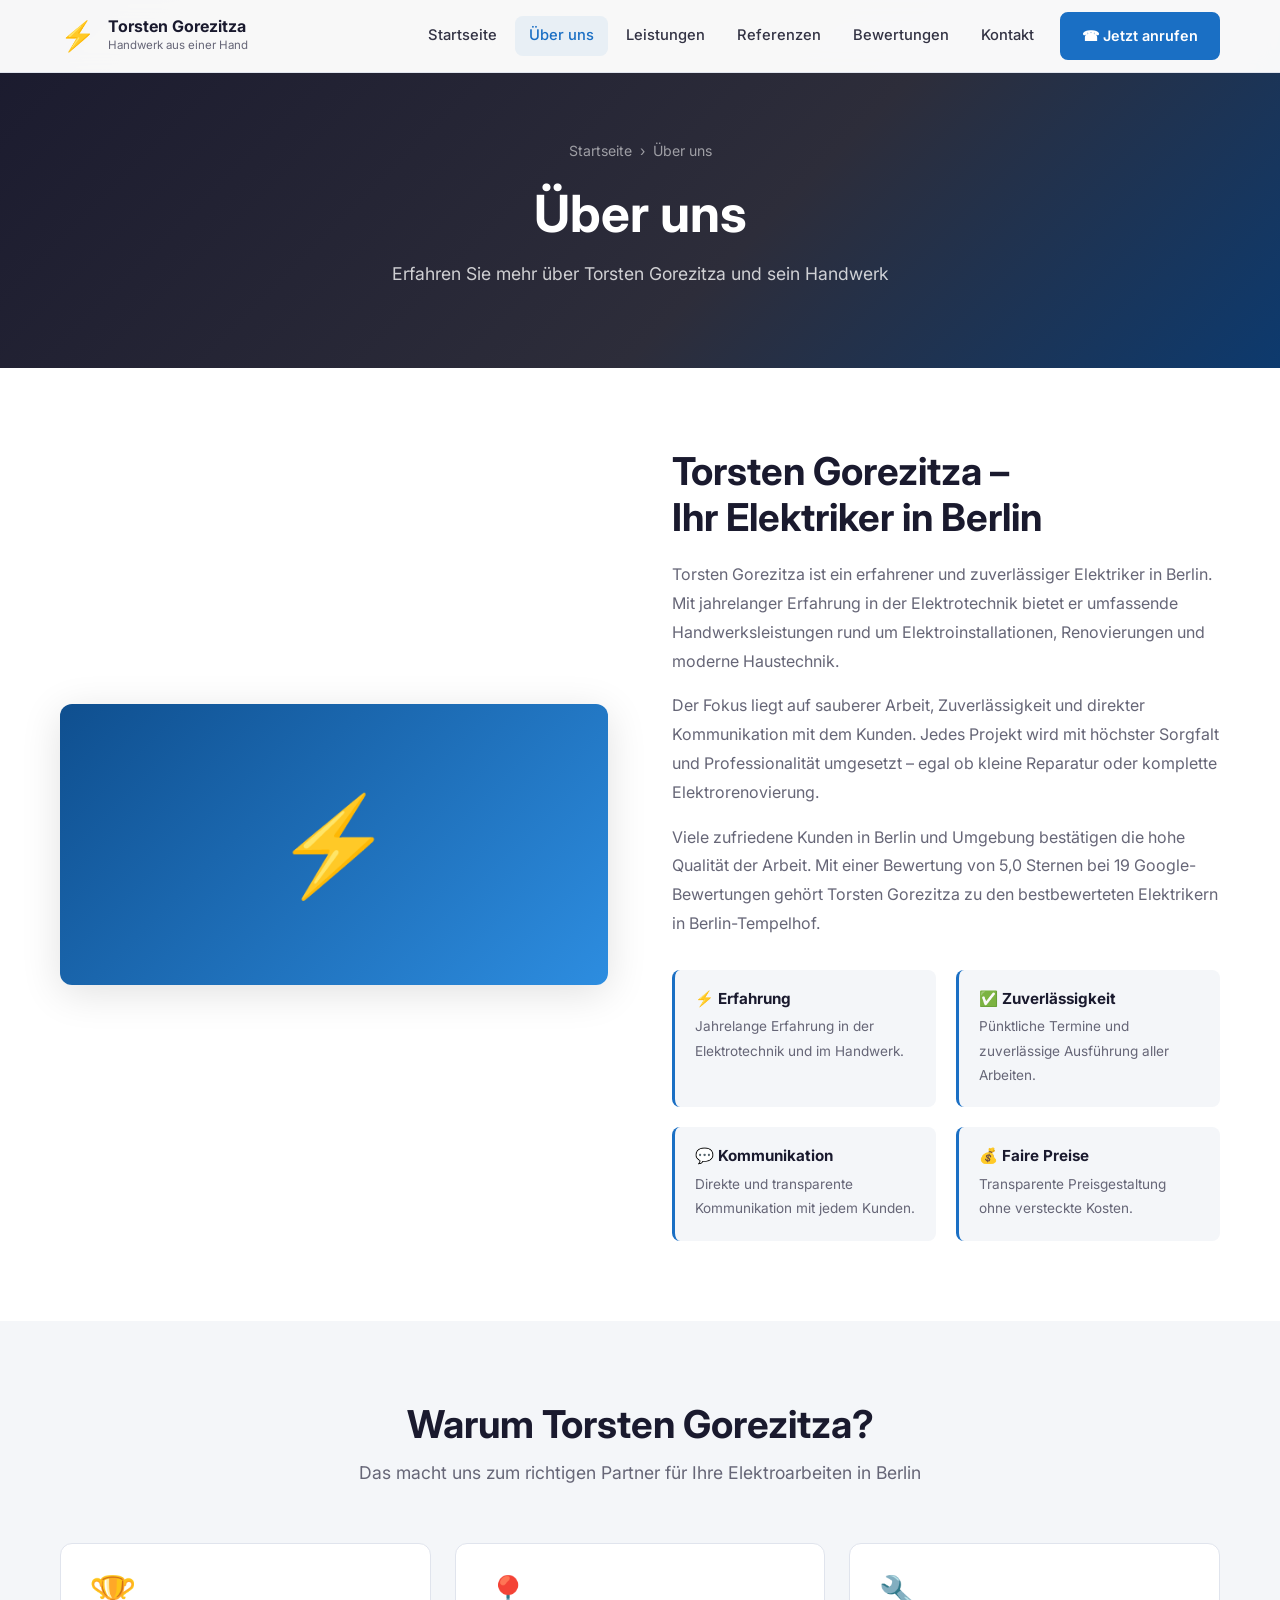
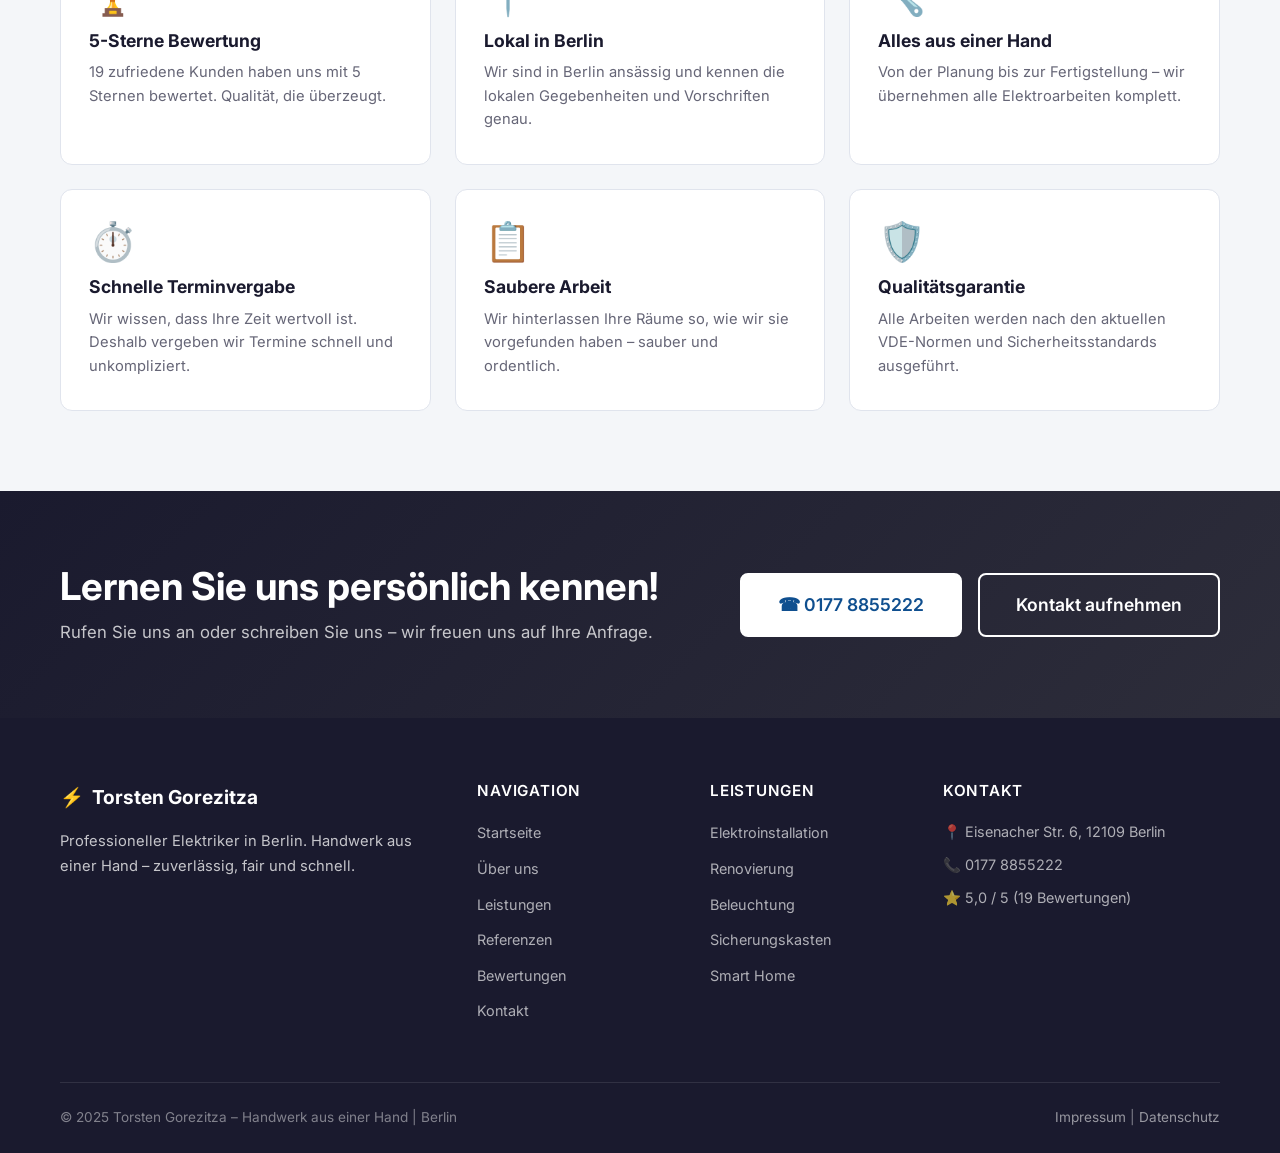
<file: torsten-gorezitza/ueber-uns.html>
<!DOCTYPE html>
<html lang="de">
<head>
  <meta charset="UTF-8" />
  <meta name="viewport" content="width=device-width, initial-scale=1.0" />
  <title>Über uns | Torsten Gorezitza – Elektriker Berlin</title>
  <meta name="description" content="Lernen Sie Torsten Gorezitza kennen – Ihren erfahrenen Elektriker in Berlin. Zuverlässig, professionell und fair. Handwerk aus einer Hand." />
  <meta name="keywords" content="Elektriker Berlin, Torsten Gorezitza, Handwerker Berlin, Elektrotechnik Berlin" />
  <meta name="robots" content="index, follow" />
  <link rel="canonical" href="https://www.torsten-gorezitza.de/ueber-uns.html" />
  <link rel="stylesheet" href="css/style.css" />
  <link rel="preconnect" href="https://fonts.googleapis.com" />
  <link rel="preconnect" href="https://fonts.gstatic.com" crossorigin />
  <link href="https://fonts.googleapis.com/css2?family=Inter:wght@300;400;500;600;700;800&display=swap" rel="stylesheet" />
</head>
<body>

  <!-- HEADER -->
  <header class="header" id="header">
    <div class="container">
      <div class="header-inner">
        <a href="index.html" class="logo">
          <span class="logo-icon">⚡</span>
          <div class="logo-text">
            <strong>Torsten Gorezitza</strong>
            <small>Handwerk aus einer Hand</small>
          </div>
        </a>
        <nav class="nav" id="nav">
          <a href="index.html" class="nav-link">Startseite</a>
          <a href="ueber-uns.html" class="nav-link active">Über uns</a>
          <a href="leistungen.html" class="nav-link">Leistungen</a>
          <a href="referenzen.html" class="nav-link">Referenzen</a>
          <a href="bewertungen.html" class="nav-link">Bewertungen</a>
          <a href="kontakt.html" class="nav-link">Kontakt</a>
          <a href="tel:01778855222" class="btn btn-primary nav-cta">☎ Jetzt anrufen</a>
        </nav>
        <button class="hamburger" id="hamburger" aria-label="Menü öffnen">
          <span></span><span></span><span></span>
        </button>
      </div>
    </div>
  </header>

  <!-- PAGE HERO -->
  <section class="page-hero">
    <div class="container">
      <div class="breadcrumb">
        <a href="index.html">Startseite</a>
        <span>›</span>
        <span>Über uns</span>
      </div>
      <h1>Über uns</h1>
      <p>Erfahren Sie mehr über Torsten Gorezitza und sein Handwerk</p>
    </div>
  </section>

  <!-- ÜBER UNS MAIN -->
  <section class="section">
    <div class="container">
      <div class="ueber-uns-grid">
        <div class="ueber-uns-visual">
          ⚡
        </div>
        <div class="ueber-uns-content">
          <h2>Torsten Gorezitza –<br>Ihr Elektriker in Berlin</h2>
          <p>Torsten Gorezitza ist ein erfahrener und zuverlässiger Elektriker in Berlin. Mit jahrelanger Erfahrung in der Elektrotechnik bietet er umfassende Handwerksleistungen rund um Elektroinstallationen, Renovierungen und moderne Haustechnik.</p>
          <p>Der Fokus liegt auf sauberer Arbeit, Zuverlässigkeit und direkter Kommunikation mit dem Kunden. Jedes Projekt wird mit höchster Sorgfalt und Professionalität umgesetzt – egal ob kleine Reparatur oder komplette Elektrorenovierung.</p>
          <p>Viele zufriedene Kunden in Berlin und Umgebung bestätigen die hohe Qualität der Arbeit. Mit einer Bewertung von 5,0 Sternen bei 19 Google-Bewertungen gehört Torsten Gorezitza zu den bestbewerteten Elektrikern in Berlin-Tempelhof.</p>
          <div class="values-grid">
            <div class="value-item">
              <h4>⚡ Erfahrung</h4>
              <p>Jahrelange Erfahrung in der Elektrotechnik und im Handwerk.</p>
            </div>
            <div class="value-item">
              <h4>✅ Zuverlässigkeit</h4>
              <p>Pünktliche Termine und zuverlässige Ausführung aller Arbeiten.</p>
            </div>
            <div class="value-item">
              <h4>💬 Kommunikation</h4>
              <p>Direkte und transparente Kommunikation mit jedem Kunden.</p>
            </div>
            <div class="value-item">
              <h4>💰 Faire Preise</h4>
              <p>Transparente Preisgestaltung ohne versteckte Kosten.</p>
            </div>
          </div>
        </div>
      </div>
    </div>
  </section>

  <!-- WARUM WIR -->
  <section class="section" style="background: var(--gray-light);">
    <div class="container">
      <div class="section-header">
        <h2>Warum Torsten Gorezitza?</h2>
        <p>Das macht uns zum richtigen Partner für Ihre Elektroarbeiten in Berlin</p>
      </div>
      <div class="services-grid">
        <div class="service-card">
          <div class="service-icon">🏆</div>
          <h3>5-Sterne Bewertung</h3>
          <p>19 zufriedene Kunden haben uns mit 5 Sternen bewertet. Qualität, die überzeugt.</p>
        </div>
        <div class="service-card">
          <div class="service-icon">📍</div>
          <h3>Lokal in Berlin</h3>
          <p>Wir sind in Berlin ansässig und kennen die lokalen Gegebenheiten und Vorschriften genau.</p>
        </div>
        <div class="service-card">
          <div class="service-icon">🔧</div>
          <h3>Alles aus einer Hand</h3>
          <p>Von der Planung bis zur Fertigstellung – wir übernehmen alle Elektroarbeiten komplett.</p>
        </div>
        <div class="service-card">
          <div class="service-icon">⏱️</div>
          <h3>Schnelle Terminvergabe</h3>
          <p>Wir wissen, dass Ihre Zeit wertvoll ist. Deshalb vergeben wir Termine schnell und unkompliziert.</p>
        </div>
        <div class="service-card">
          <div class="service-icon">📋</div>
          <h3>Saubere Arbeit</h3>
          <p>Wir hinterlassen Ihre Räume so, wie wir sie vorgefunden haben – sauber und ordentlich.</p>
        </div>
        <div class="service-card">
          <div class="service-icon">🛡️</div>
          <h3>Qualitätsgarantie</h3>
          <p>Alle Arbeiten werden nach den aktuellen VDE-Normen und Sicherheitsstandards ausgeführt.</p>
        </div>
      </div>
    </div>
  </section>

  <!-- CTA -->
  <section class="cta-banner">
    <div class="container">
      <div class="cta-banner-inner">
        <div class="cta-banner-text">
          <h2>Lernen Sie uns persönlich kennen!</h2>
          <p>Rufen Sie uns an oder schreiben Sie uns – wir freuen uns auf Ihre Anfrage.</p>
        </div>
        <div class="cta-banner-buttons">
          <a href="tel:01778855222" class="btn btn-white btn-lg">☎ 0177 8855222</a>
          <a href="kontakt.html" class="btn btn-outline-white btn-lg">Kontakt aufnehmen</a>
        </div>
      </div>
    </div>
  </section>

  <!-- FOOTER -->
  <footer class="footer">
    <div class="container">
      <div class="footer-grid">
        <div class="footer-col">
          <div class="footer-logo"><span>⚡</span> Torsten Gorezitza</div>
          <p>Professioneller Elektriker in Berlin. Handwerk aus einer Hand – zuverlässig, fair und schnell.</p>
        </div>
        <div class="footer-col">
          <h4>Navigation</h4>
          <ul>
            <li><a href="index.html">Startseite</a></li>
            <li><a href="ueber-uns.html">Über uns</a></li>
            <li><a href="leistungen.html">Leistungen</a></li>
            <li><a href="referenzen.html">Referenzen</a></li>
            <li><a href="bewertungen.html">Bewertungen</a></li>
            <li><a href="kontakt.html">Kontakt</a></li>
          </ul>
        </div>
        <div class="footer-col">
          <h4>Leistungen</h4>
          <ul>
            <li><a href="leistungen.html#elektroinstallation">Elektroinstallation</a></li>
            <li><a href="leistungen.html#renovierung">Renovierung</a></li>
            <li><a href="leistungen.html#beleuchtung">Beleuchtung</a></li>
            <li><a href="leistungen.html#sicherungskasten">Sicherungskasten</a></li>
            <li><a href="leistungen.html#smarthome">Smart Home</a></li>
          </ul>
        </div>
        <div class="footer-col">
          <h4>Kontakt</h4>
          <ul class="contact-list">
            <li>📍 Eisenacher Str. 6, 12109 Berlin</li>
            <li>📞 <a href="tel:01778855222">0177 8855222</a></li>
            <li>⭐ 5,0 / 5 (19 Bewertungen)</li>
          </ul>
        </div>
      </div>
      <div class="footer-bottom">
        <p>© 2025 Torsten Gorezitza – Handwerk aus einer Hand | Berlin</p>
        <p><a href="impressum.html">Impressum</a> | <a href="datenschutz.html">Datenschutz</a></p>
      </div>
    </div>
  </footer>

  <a href="tel:01778855222" class="sticky-phone" aria-label="Jetzt anrufen">☎</a>
  <a href="https://wa.me/4917788855222?text=Hallo%20Torsten%2C%20ich%20brauche%20einen%20Elektriker%20in%20Berlin." class="sticky-whatsapp" aria-label="WhatsApp" target="_blank" rel="noopener">💬</a>

  <script src="js/main.js"></script>
</body>
</html>
</file>
<file: torsten-gorezitza/css/style.css>
/* ============================================
   TORSTEN GOREZITZA – ELEKTRIKER BERLIN
   Main Stylesheet
   ============================================ */

/* --- RESET & BASE --- */
*, *::before, *::after {
  box-sizing: border-box;
  margin: 0;
  padding: 0;
}

:root {
  --blue: #1a6fc4;
  --blue-dark: #0f4f8f;
  --blue-light: #2d8de0;
  --dark: #1a1a2e;
  --dark-gray: #2d2d3a;
  --gray: #4a4a5a;
  --gray-light: #f4f6f9;
  --white: #ffffff;
  --text: #333344;
  --text-light: #666677;
  --border: #e0e4ed;
  --shadow: 0 4px 20px rgba(0,0,0,0.08);
  --shadow-lg: 0 8px 40px rgba(0,0,0,0.12);
  --radius: 12px;
  --radius-sm: 8px;
  --transition: 0.3s ease;
  --font: 'Inter', -apple-system, BlinkMacSystemFont, 'Segoe UI', sans-serif;
}

html {
  scroll-behavior: smooth;
}

body {
  font-family: var(--font);
  color: var(--text);
  background: var(--white);
  line-height: 1.6;
  font-size: 16px;
  -webkit-font-smoothing: antialiased;
}

a {
  color: var(--blue);
  text-decoration: none;
  transition: color var(--transition);
}

a:hover {
  color: var(--blue-dark);
}

img {
  max-width: 100%;
  height: auto;
  display: block;
}

ul {
  list-style: none;
}

h1, h2, h3, h4, h5 {
  line-height: 1.2;
  color: var(--dark);
  font-weight: 700;
}

h1 { font-size: clamp(2rem, 5vw, 3.2rem); }
h2 { font-size: clamp(1.6rem, 3.5vw, 2.4rem); }
h3 { font-size: clamp(1.1rem, 2vw, 1.4rem); }

/* --- CONTAINER --- */
.container {
  max-width: 1200px;
  margin: 0 auto;
  padding: 0 20px;
}

/* --- BUTTONS --- */
.btn {
  display: inline-flex;
  align-items: center;
  justify-content: center;
  gap: 8px;
  padding: 12px 28px;
  border-radius: var(--radius-sm);
  font-weight: 600;
  font-size: 1rem;
  cursor: pointer;
  transition: all var(--transition);
  border: 2px solid transparent;
  text-decoration: none;
  white-space: nowrap;
}

.btn-lg {
  padding: 16px 36px;
  font-size: 1.1rem;
}

.btn-primary {
  background: var(--blue);
  color: var(--white);
  border-color: var(--blue);
}

.btn-primary:hover {
  background: var(--blue-dark);
  border-color: var(--blue-dark);
  color: var(--white);
  transform: translateY(-2px);
  box-shadow: 0 6px 20px rgba(26,111,196,0.35);
}

.btn-outline {
  background: transparent;
  color: var(--blue);
  border-color: var(--blue);
}

.btn-outline:hover {
  background: var(--blue);
  color: var(--white);
  transform: translateY(-2px);
}

.btn-white {
  background: var(--white);
  color: var(--blue-dark);
  border-color: var(--white);
}

.btn-white:hover {
  background: var(--gray-light);
  color: var(--blue-dark);
  transform: translateY(-2px);
}

.btn-outline-white {
  background: transparent;
  color: var(--white);
  border-color: var(--white);
}

.btn-outline-white:hover {
  background: rgba(255,255,255,0.15);
  color: var(--white);
  transform: translateY(-2px);
}

/* --- SECTION --- */
.section {
  padding: 80px 0;
}

.section-header {
  text-align: center;
  margin-bottom: 56px;
}

.section-header h2 {
  margin-bottom: 12px;
}

.section-header p {
  color: var(--text-light);
  font-size: 1.1rem;
  max-width: 600px;
  margin: 0 auto;
}

.section-cta {
  text-align: center;
  margin-top: 48px;
}

/* ============================================
   HEADER
   ============================================ */
.header {
  position: fixed;
  top: 0;
  left: 0;
  right: 0;
  z-index: 1000;
  background: rgba(255,255,255,0.97);
  backdrop-filter: blur(10px);
  border-bottom: 1px solid var(--border);
  transition: box-shadow var(--transition);
}

.header.scrolled {
  box-shadow: var(--shadow);
}

.header-inner {
  display: flex;
  align-items: center;
  justify-content: space-between;
  height: 72px;
  gap: 24px;
}

.logo {
  display: flex;
  align-items: center;
  gap: 12px;
  text-decoration: none;
  color: var(--dark);
  flex-shrink: 0;
}

.logo-icon {
  font-size: 1.8rem;
  line-height: 1;
}

.logo-text strong {
  display: block;
  font-size: 1rem;
  font-weight: 700;
  color: var(--dark);
  line-height: 1.2;
}

.logo-text small {
  display: block;
  font-size: 0.72rem;
  color: var(--text-light);
  font-weight: 400;
}

.nav {
  display: flex;
  align-items: center;
  gap: 4px;
}

.nav-link {
  padding: 8px 14px;
  border-radius: var(--radius-sm);
  font-size: 0.92rem;
  font-weight: 500;
  color: var(--text);
  transition: all var(--transition);
}

.nav-link:hover,
.nav-link.active {
  color: var(--blue);
  background: rgba(26,111,196,0.07);
}

.nav-cta {
  margin-left: 8px;
  padding: 10px 20px;
  font-size: 0.9rem;
}

/* Hamburger */
.hamburger {
  display: none;
  flex-direction: column;
  gap: 5px;
  background: none;
  border: none;
  cursor: pointer;
  padding: 8px;
  border-radius: var(--radius-sm);
}

.hamburger span {
  display: block;
  width: 24px;
  height: 2px;
  background: var(--dark);
  border-radius: 2px;
  transition: all var(--transition);
}

.hamburger.open span:nth-child(1) {
  transform: translateY(7px) rotate(45deg);
}

.hamburger.open span:nth-child(2) {
  opacity: 0;
}

.hamburger.open span:nth-child(3) {
  transform: translateY(-7px) rotate(-45deg);
}

/* ============================================
   HERO
   ============================================ */
.hero {
  position: relative;
  min-height: 100vh;
  display: flex;
  align-items: center;
  padding: 120px 0 80px;
  overflow: hidden;
}

.hero-bg {
  position: absolute;
  inset: 0;
  background: linear-gradient(135deg, var(--dark) 0%, var(--dark-gray) 40%, #0d3a6e 100%);
  z-index: 0;
}

.hero-bg::after {
  content: '';
  position: absolute;
  inset: 0;
  background: url("data:image/svg+xml,%3Csvg width='60' height='60' viewBox='0 0 60 60' xmlns='http://www.w3.org/2000/svg'%3E%3Cg fill='none' fill-rule='evenodd'%3E%3Cg fill='%231a6fc4' fill-opacity='0.06'%3E%3Cpath d='M36 34v-4h-2v4h-4v2h4v4h2v-4h4v-2h-4zm0-30V0h-2v4h-4v2h4v4h2V6h4V4h-4zM6 34v-4H4v4H0v2h4v4h2v-4h4v-2H6zM6 4V0H4v4H0v2h4v4h2V6h4V4H6z'/%3E%3C/g%3E%3C/g%3E%3C/svg%3E");
}

.hero .container {
  position: relative;
  z-index: 1;
}

.hero-content {
  max-width: 720px;
}

.hero-badge {
  display: inline-flex;
  align-items: center;
  gap: 8px;
  background: rgba(255,255,255,0.12);
  border: 1px solid rgba(255,255,255,0.2);
  color: #ffd700;
  padding: 8px 18px;
  border-radius: 50px;
  font-size: 0.9rem;
  font-weight: 600;
  margin-bottom: 28px;
  backdrop-filter: blur(4px);
}

.hero-title {
  color: var(--white);
  font-size: clamp(2.2rem, 5vw, 3.6rem);
  font-weight: 800;
  line-height: 1.15;
  margin-bottom: 24px;
}

.hero-title .highlight {
  color: var(--blue-light);
}

.hero-subtitle {
  color: rgba(255,255,255,0.82);
  font-size: 1.15rem;
  line-height: 1.7;
  margin-bottom: 40px;
  max-width: 580px;
}

.hero-buttons {
  display: flex;
  gap: 16px;
  flex-wrap: wrap;
  margin-bottom: 48px;
}

.hero-trust {
  display: flex;
  gap: 28px;
  flex-wrap: wrap;
}

.trust-item {
  display: flex;
  align-items: center;
  gap: 8px;
  color: rgba(255,255,255,0.85);
  font-size: 0.95rem;
  font-weight: 500;
}

.trust-icon {
  font-size: 1.1rem;
}

/* ============================================
   SERVICES OVERVIEW
   ============================================ */
.services-overview {
  background: var(--white);
}

.services-grid {
  display: grid;
  grid-template-columns: repeat(3, 1fr);
  gap: 24px;
}

.service-card {
  display: block;
  background: var(--white);
  border: 1px solid var(--border);
  border-radius: var(--radius);
  padding: 32px 28px;
  text-decoration: none;
  color: var(--text);
  transition: all var(--transition);
  position: relative;
  overflow: hidden;
}

.service-card::before {
  content: '';
  position: absolute;
  top: 0;
  left: 0;
  right: 0;
  height: 3px;
  background: var(--blue);
  transform: scaleX(0);
  transition: transform var(--transition);
}

.service-card:hover {
  border-color: var(--blue);
  box-shadow: var(--shadow-lg);
  transform: translateY(-4px);
  color: var(--text);
}

.service-card:hover::before {
  transform: scaleX(1);
}

.service-icon {
  font-size: 2.4rem;
  margin-bottom: 16px;
  line-height: 1;
}

.service-card h3 {
  margin-bottom: 10px;
  color: var(--dark);
  font-size: 1.1rem;
}

.service-card p {
  color: var(--text-light);
  font-size: 0.92rem;
  line-height: 1.6;
}

/* ============================================
   TRUST SECTION
   ============================================ */
.trust-section {
  background: linear-gradient(135deg, var(--blue-dark) 0%, var(--blue) 100%);
  padding: 60px 0;
}

.trust-grid {
  display: grid;
  grid-template-columns: repeat(4, 1fr);
  gap: 32px;
  text-align: center;
}

.trust-box {
  color: var(--white);
}

.trust-number {
  font-size: clamp(1.8rem, 3vw, 2.6rem);
  font-weight: 800;
  margin-bottom: 8px;
  line-height: 1;
}

.trust-label {
  font-size: 0.95rem;
  opacity: 0.85;
  font-weight: 500;
}

/* ============================================
   REVIEWS
   ============================================ */
.reviews-section {
  background: var(--gray-light);
}

.reviews-grid {
  display: grid;
  grid-template-columns: repeat(3, 1fr);
  gap: 24px;
}

.review-card {
  background: var(--white);
  border-radius: var(--radius);
  padding: 32px 28px;
  box-shadow: var(--shadow);
  transition: transform var(--transition);
}

.review-card:hover {
  transform: translateY(-4px);
}

.review-stars {
  font-size: 1.1rem;
  margin-bottom: 16px;
}

.review-text {
  color: var(--text);
  font-size: 0.97rem;
  line-height: 1.7;
  margin-bottom: 24px;
  font-style: italic;
}

.review-author {
  display: flex;
  align-items: center;
  gap: 12px;
}

.review-avatar {
  width: 44px;
  height: 44px;
  border-radius: 50%;
  background: var(--blue);
  color: var(--white);
  display: flex;
  align-items: center;
  justify-content: center;
  font-weight: 700;
  font-size: 1.1rem;
  flex-shrink: 0;
}

.review-author strong {
  display: block;
  font-size: 0.95rem;
  color: var(--dark);
}

.review-author small {
  color: var(--text-light);
  font-size: 0.82rem;
}

/* ============================================
   CTA BANNER
   ============================================ */
.cta-banner {
  background: linear-gradient(135deg, var(--dark) 0%, var(--dark-gray) 100%);
  padding: 72px 0;
}

.cta-banner-inner {
  display: flex;
  align-items: center;
  justify-content: space-between;
  gap: 40px;
  flex-wrap: wrap;
}

.cta-banner-text h2 {
  color: var(--white);
  margin-bottom: 10px;
}

.cta-banner-text p {
  color: rgba(255,255,255,0.75);
  font-size: 1.05rem;
}

.cta-banner-buttons {
  display: flex;
  gap: 16px;
  flex-wrap: wrap;
  flex-shrink: 0;
}

/* ============================================
   FOOTER
   ============================================ */
.footer {
  background: var(--dark);
  color: rgba(255,255,255,0.75);
  padding: 64px 0 0;
}

.footer-grid {
  display: grid;
  grid-template-columns: 2fr 1fr 1fr 1.5fr;
  gap: 48px;
  padding-bottom: 48px;
  border-bottom: 1px solid rgba(255,255,255,0.1);
}

.footer-logo {
  font-size: 1.2rem;
  font-weight: 700;
  color: var(--white);
  margin-bottom: 16px;
  display: flex;
  align-items: center;
  gap: 8px;
}

.footer-col p {
  font-size: 0.92rem;
  line-height: 1.7;
}

.footer-col h4 {
  color: var(--white);
  font-size: 0.95rem;
  font-weight: 600;
  margin-bottom: 20px;
  text-transform: uppercase;
  letter-spacing: 0.05em;
}

.footer-col ul li {
  margin-bottom: 10px;
}

.footer-col ul li a {
  color: rgba(255,255,255,0.65);
  font-size: 0.9rem;
  transition: color var(--transition);
}

.footer-col ul li a:hover {
  color: var(--white);
}

.contact-list li {
  font-size: 0.9rem;
  color: rgba(255,255,255,0.65);
  margin-bottom: 10px;
}

.contact-list li a {
  color: rgba(255,255,255,0.65);
}

.contact-list li a:hover {
  color: var(--white);
}

.footer-bottom {
  display: flex;
  justify-content: space-between;
  align-items: center;
  padding: 24px 0;
  font-size: 0.85rem;
  color: rgba(255,255,255,0.45);
  flex-wrap: wrap;
  gap: 12px;
}

.footer-bottom a {
  color: rgba(255,255,255,0.55);
}

.footer-bottom a:hover {
  color: var(--white);
}

/* ============================================
   STICKY BUTTONS
   ============================================ */
.sticky-phone,
.sticky-whatsapp {
  position: fixed;
  bottom: 24px;
  width: 56px;
  height: 56px;
  border-radius: 50%;
  display: flex;
  align-items: center;
  justify-content: center;
  font-size: 1.5rem;
  z-index: 999;
  box-shadow: 0 4px 20px rgba(0,0,0,0.25);
  transition: transform var(--transition), box-shadow var(--transition);
  text-decoration: none;
}

.sticky-phone {
  right: 24px;
  background: var(--blue);
  color: var(--white);
}

.sticky-whatsapp {
  right: 92px;
  background: #25d366;
  color: var(--white);
}

.sticky-phone:hover,
.sticky-whatsapp:hover {
  transform: scale(1.1);
  box-shadow: 0 6px 28px rgba(0,0,0,0.3);
  color: var(--white);
}

/* ============================================
   PAGE HERO (inner pages)
   ============================================ */
.page-hero {
  background: linear-gradient(135deg, var(--dark) 0%, var(--dark-gray) 60%, #0d3a6e 100%);
  padding: 140px 0 80px;
  text-align: center;
}

.page-hero h1 {
  color: var(--white);
  margin-bottom: 16px;
}

.page-hero p {
  color: rgba(255,255,255,0.78);
  font-size: 1.1rem;
  max-width: 600px;
  margin: 0 auto;
}

.breadcrumb {
  display: flex;
  align-items: center;
  justify-content: center;
  gap: 8px;
  margin-bottom: 20px;
  font-size: 0.88rem;
  color: rgba(255,255,255,0.55);
}

.breadcrumb a {
  color: rgba(255,255,255,0.55);
}

.breadcrumb a:hover {
  color: var(--white);
}

/* ============================================
   LEISTUNGEN PAGE
   ============================================ */
.leistung-block {
  padding: 80px 0;
  border-bottom: 1px solid var(--border);
}

.leistung-block:nth-child(even) {
  background: var(--gray-light);
}

.leistung-inner {
  display: grid;
  grid-template-columns: 1fr 1fr;
  gap: 64px;
  align-items: center;
}

.leistung-block:nth-child(even) .leistung-inner {
  direction: rtl;
}

.leistung-block:nth-child(even) .leistung-inner > * {
  direction: ltr;
}

.leistung-icon-big {
  font-size: 5rem;
  text-align: center;
  background: var(--white);
  border-radius: var(--radius);
  padding: 48px;
  box-shadow: var(--shadow);
  border: 1px solid var(--border);
}

.leistung-content h2 {
  margin-bottom: 16px;
}

.leistung-content p {
  color: var(--text-light);
  line-height: 1.8;
  margin-bottom: 20px;
}

.leistung-list {
  margin: 20px 0 28px;
}

.leistung-list li {
  padding: 8px 0;
  padding-left: 24px;
  position: relative;
  color: var(--text);
  font-size: 0.95rem;
}

.leistung-list li::before {
  content: '✓';
  position: absolute;
  left: 0;
  color: var(--blue);
  font-weight: 700;
}

/* ============================================
   REFERENZEN PAGE
   ============================================ */
.referenzen-grid {
  display: grid;
  grid-template-columns: repeat(3, 1fr);
  gap: 24px;
}

.referenz-card {
  border-radius: var(--radius);
  overflow: hidden;
  box-shadow: var(--shadow);
  background: var(--white);
  transition: transform var(--transition);
}

.referenz-card:hover {
  transform: translateY(-4px);
  box-shadow: var(--shadow-lg);
}

.referenz-img {
  height: 220px;
  background: linear-gradient(135deg, var(--blue-dark), var(--blue-light));
  display: flex;
  align-items: center;
  justify-content: center;
  font-size: 4rem;
  position: relative;
  overflow: hidden;
}

.referenz-img::after {
  content: '';
  position: absolute;
  inset: 0;
  background: rgba(0,0,0,0.15);
}

.referenz-img span {
  position: relative;
  z-index: 1;
}

.referenz-body {
  padding: 24px;
}

.referenz-body h3 {
  margin-bottom: 8px;
  font-size: 1rem;
}

.referenz-body p {
  color: var(--text-light);
  font-size: 0.88rem;
}

/* ============================================
   BEWERTUNGEN PAGE
   ============================================ */
.bewertungen-hero-box {
  background: linear-gradient(135deg, var(--blue-dark), var(--blue));
  border-radius: var(--radius);
  padding: 48px;
  text-align: center;
  color: var(--white);
  margin-bottom: 56px;
}

.bewertungen-score {
  font-size: 5rem;
  font-weight: 800;
  line-height: 1;
  margin-bottom: 8px;
}

.bewertungen-stars {
  font-size: 2rem;
  margin-bottom: 12px;
}

.bewertungen-count {
  font-size: 1.1rem;
  opacity: 0.85;
}

.bewertungen-grid {
  display: grid;
  grid-template-columns: repeat(2, 1fr);
  gap: 24px;
}

/* ============================================
   KONTAKT PAGE
   ============================================ */
.kontakt-grid {
  display: grid;
  grid-template-columns: 1fr 1.2fr;
  gap: 64px;
  align-items: start;
}

.kontakt-info h2 {
  margin-bottom: 24px;
}

.kontakt-info p {
  color: var(--text-light);
  line-height: 1.8;
  margin-bottom: 32px;
}

.kontakt-details {
  display: flex;
  flex-direction: column;
  gap: 20px;
}

.kontakt-detail-item {
  display: flex;
  align-items: flex-start;
  gap: 16px;
}

.kontakt-detail-icon {
  width: 48px;
  height: 48px;
  background: rgba(26,111,196,0.1);
  border-radius: var(--radius-sm);
  display: flex;
  align-items: center;
  justify-content: center;
  font-size: 1.3rem;
  flex-shrink: 0;
}

.kontakt-detail-text strong {
  display: block;
  font-size: 0.85rem;
  text-transform: uppercase;
  letter-spacing: 0.05em;
  color: var(--text-light);
  margin-bottom: 4px;
}

.kontakt-detail-text a,
.kontakt-detail-text span {
  font-size: 1rem;
  color: var(--dark);
  font-weight: 500;
}

.kontakt-detail-text a:hover {
  color: var(--blue);
}

/* Form */
.contact-form {
  background: var(--white);
  border: 1px solid var(--border);
  border-radius: var(--radius);
  padding: 40px;
  box-shadow: var(--shadow);
}

.contact-form h3 {
  margin-bottom: 28px;
  font-size: 1.3rem;
}

.form-group {
  margin-bottom: 20px;
}

.form-group label {
  display: block;
  font-size: 0.9rem;
  font-weight: 600;
  color: var(--dark);
  margin-bottom: 8px;
}

.form-group input,
.form-group textarea,
.form-group select {
  width: 100%;
  padding: 12px 16px;
  border: 1.5px solid var(--border);
  border-radius: var(--radius-sm);
  font-family: var(--font);
  font-size: 0.97rem;
  color: var(--text);
  background: var(--white);
  transition: border-color var(--transition), box-shadow var(--transition);
  outline: none;
}

.form-group input:focus,
.form-group textarea:focus,
.form-group select:focus {
  border-color: var(--blue);
  box-shadow: 0 0 0 3px rgba(26,111,196,0.12);
}

.form-group textarea {
  resize: vertical;
  min-height: 130px;
}

.form-row {
  display: grid;
  grid-template-columns: 1fr 1fr;
  gap: 16px;
}

.form-submit {
  display: flex;
  gap: 16px;
  flex-wrap: wrap;
  margin-top: 8px;
}

.form-success {
  display: none;
  background: #e8f5e9;
  border: 1px solid #a5d6a7;
  border-radius: var(--radius-sm);
  padding: 16px 20px;
  color: #2e7d32;
  font-weight: 500;
  margin-top: 16px;
}

/* Map */
.map-section {
  padding: 0 0 80px;
}

.map-container {
  border-radius: var(--radius);
  overflow: hidden;
  box-shadow: var(--shadow);
  border: 1px solid var(--border);
}

.map-container iframe {
  display: block;
  width: 100%;
  height: 420px;
  border: none;
}

/* ============================================
   ÜBER UNS PAGE
   ============================================ */
.ueber-uns-grid {
  display: grid;
  grid-template-columns: 1fr 1fr;
  gap: 64px;
  align-items: center;
}

.ueber-uns-visual {
  background: linear-gradient(135deg, var(--blue-dark), var(--blue-light));
  border-radius: var(--radius);
  padding: 64px;
  text-align: center;
  font-size: 6rem;
  box-shadow: var(--shadow-lg);
}

.ueber-uns-content h2 {
  margin-bottom: 20px;
}

.ueber-uns-content p {
  color: var(--text-light);
  line-height: 1.8;
  margin-bottom: 16px;
}

.values-grid {
  display: grid;
  grid-template-columns: repeat(2, 1fr);
  gap: 20px;
  margin-top: 32px;
}

.value-item {
  background: var(--gray-light);
  border-radius: var(--radius-sm);
  padding: 20px;
  border-left: 3px solid var(--blue);
}

.value-item h4 {
  font-size: 0.95rem;
  margin-bottom: 6px;
  color: var(--dark);
}

.value-item p {
  font-size: 0.85rem;
  color: var(--text-light);
  margin: 0;
}

/* ============================================
   IMPRESSUM / DATENSCHUTZ
   ============================================ */
.legal-content {
  max-width: 800px;
  margin: 0 auto;
  padding: 80px 20px;
}

.legal-content h1 {
  margin-bottom: 32px;
}

.legal-content h2 {
  font-size: 1.3rem;
  margin: 32px 0 12px;
}

.legal-content p,
.legal-content li {
  color: var(--text-light);
  line-height: 1.8;
  margin-bottom: 12px;
}

.legal-content ul {
  list-style: disc;
  padding-left: 24px;
}

/* ============================================
   RESPONSIVE
   ============================================ */
@media (max-width: 1024px) {
  .services-grid {
    grid-template-columns: repeat(2, 1fr);
  }

  .footer-grid {
    grid-template-columns: 1fr 1fr;
    gap: 32px;
  }

  .leistung-inner {
    grid-template-columns: 1fr;
    gap: 32px;
  }

  .leistung-block:nth-child(even) .leistung-inner {
    direction: ltr;
  }

  .ueber-uns-grid {
    grid-template-columns: 1fr;
    gap: 40px;
  }

  .kontakt-grid {
    grid-template-columns: 1fr;
    gap: 40px;
  }

  .referenzen-grid {
    grid-template-columns: repeat(2, 1fr);
  }

  .bewertungen-grid {
    grid-template-columns: 1fr;
  }
}

@media (max-width: 768px) {
  .hamburger {
    display: flex;
  }

  .nav {
    display: none;
    position: fixed;
    top: 72px;
    left: 0;
    right: 0;
    background: var(--white);
    flex-direction: column;
    padding: 20px;
    border-bottom: 1px solid var(--border);
    box-shadow: var(--shadow-lg);
    gap: 4px;
  }

  .nav.open {
    display: flex;
  }

  .nav-link {
    padding: 12px 16px;
    width: 100%;
    text-align: center;
  }

  .nav-cta {
    margin: 8px 0 0;
    width: 100%;
    justify-content: center;
  }

  .hero {
    padding: 100px 0 60px;
    min-height: auto;
  }

  .hero-buttons {
    flex-direction: column;
  }

  .hero-buttons .btn {
    width: 100%;
    justify-content: center;
  }

  .hero-trust {
    gap: 16px;
  }

  .services-grid {
    grid-template-columns: 1fr;
  }

  .trust-grid {
    grid-template-columns: repeat(2, 1fr);
    gap: 24px;
  }

  .reviews-grid {
    grid-template-columns: 1fr;
  }

  .cta-banner-inner {
    flex-direction: column;
    text-align: center;
  }

  .cta-banner-buttons {
    flex-direction: column;
    width: 100%;
  }

  .cta-banner-buttons .btn {
    width: 100%;
    justify-content: center;
  }

  .footer-grid {
    grid-template-columns: 1fr;
    gap: 32px;
  }

  .footer-bottom {
    flex-direction: column;
    text-align: center;
  }

  .referenzen-grid {
    grid-template-columns: 1fr;
  }

  .values-grid {
    grid-template-columns: 1fr;
  }

  .form-row {
    grid-template-columns: 1fr;
  }

  .contact-form {
    padding: 28px 20px;
  }

  .bewertungen-hero-box {
    padding: 32px 20px;
  }

  .bewertungen-score {
    font-size: 3.5rem;
  }

  .sticky-whatsapp {
    right: 88px;
  }

  .section {
    padding: 56px 0;
  }
}

@media (max-width: 480px) {
  .trust-grid {
    grid-template-columns: 1fr 1fr;
  }

  .hero-title {
    font-size: 1.9rem;
  }
}

/* ============================================
   ANIMATIONS
   ============================================ */
@keyframes fadeInUp {
  from {
    opacity: 0;
    transform: translateY(30px);
  }
  to {
    opacity: 1;
    transform: translateY(0);
  }
}

.animate-in {
  animation: fadeInUp 0.6s ease forwards;
}

.animate-delay-1 { animation-delay: 0.1s; }
.animate-delay-2 { animation-delay: 0.2s; }
.animate-delay-3 { animation-delay: 0.3s; }
</file>
